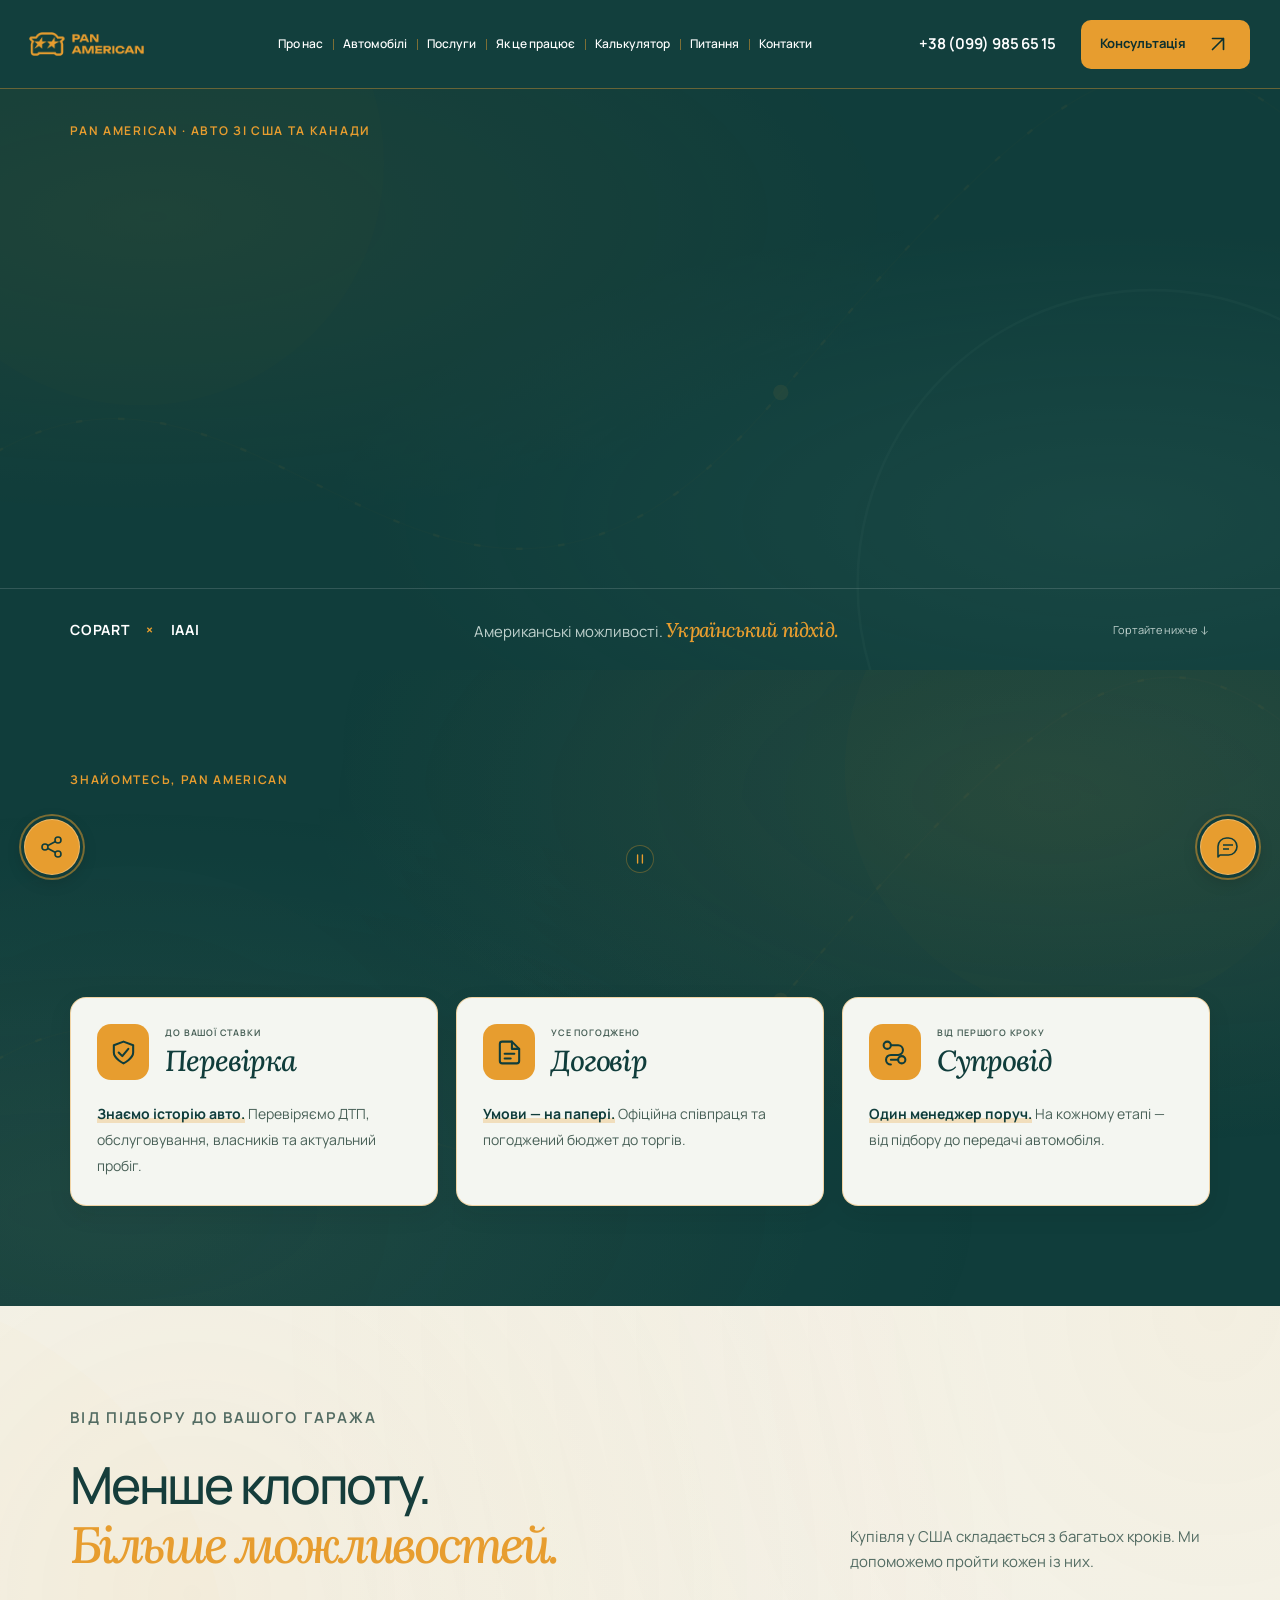
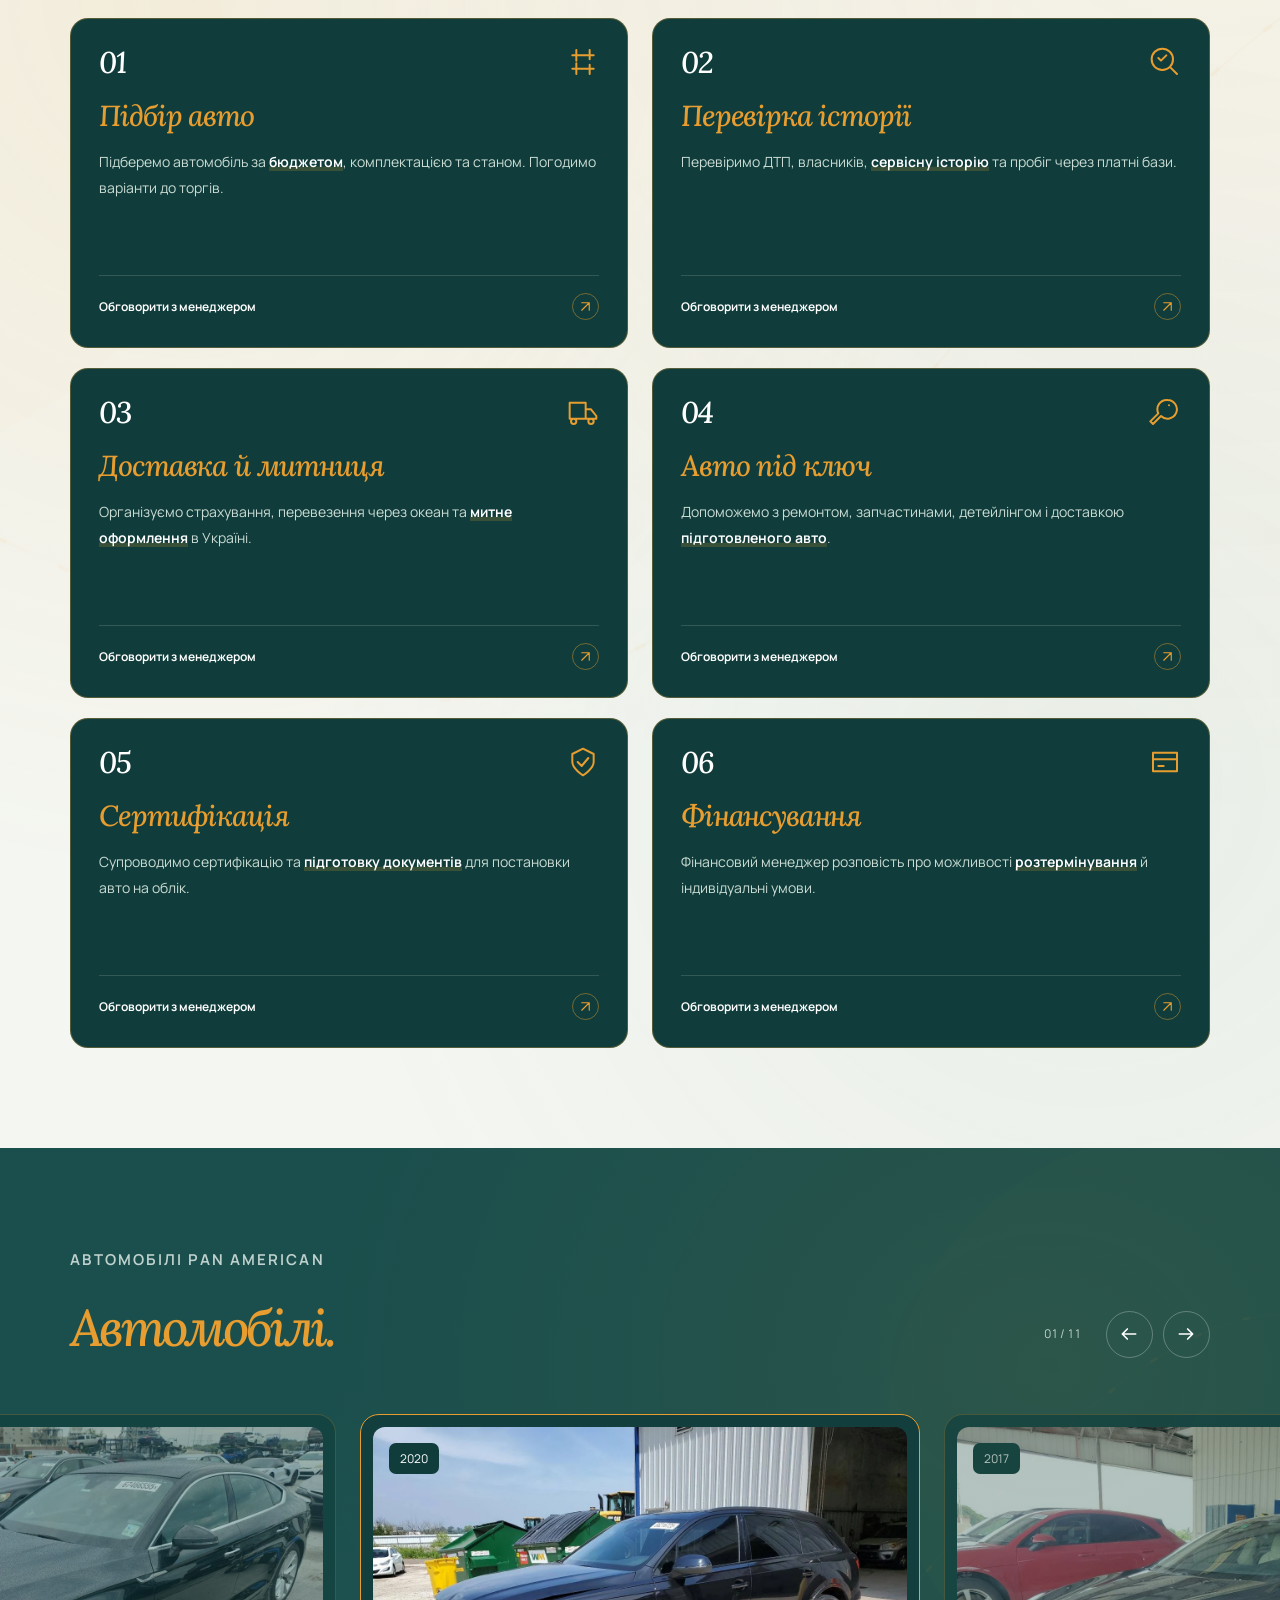
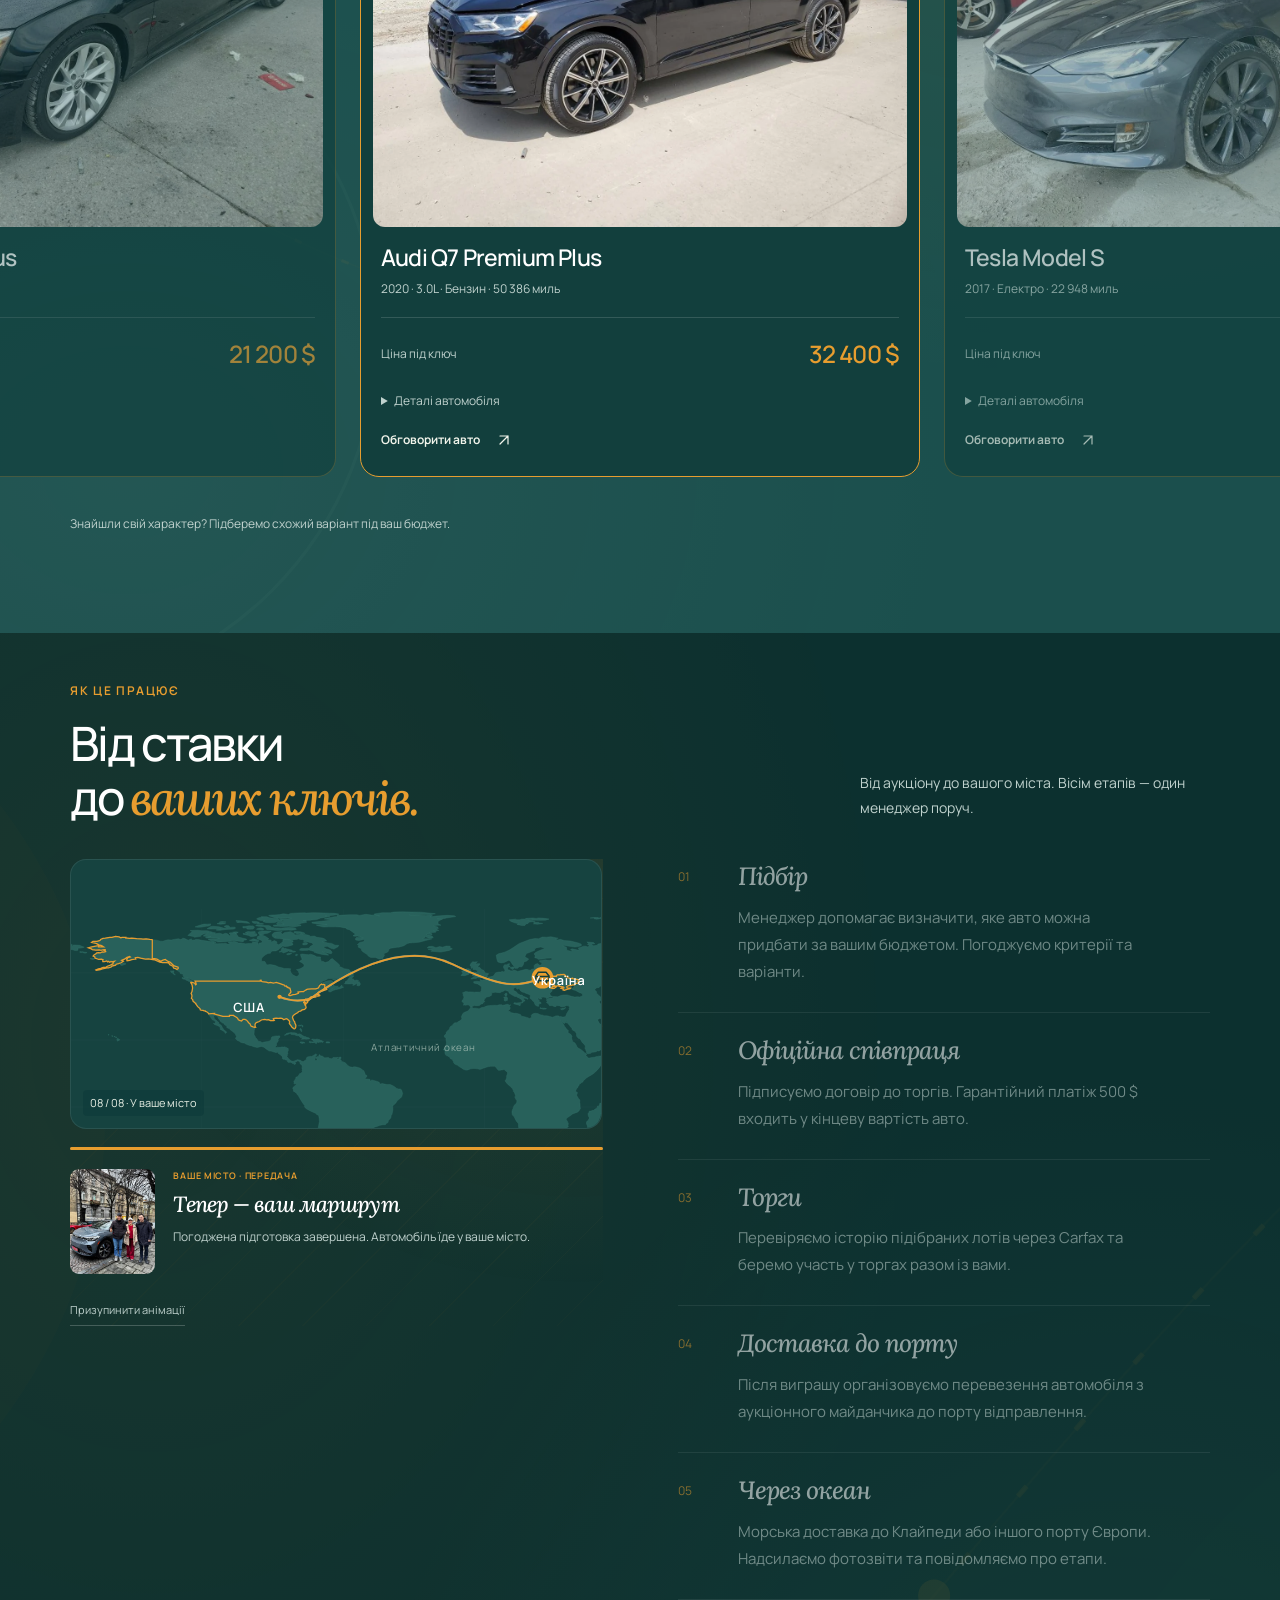
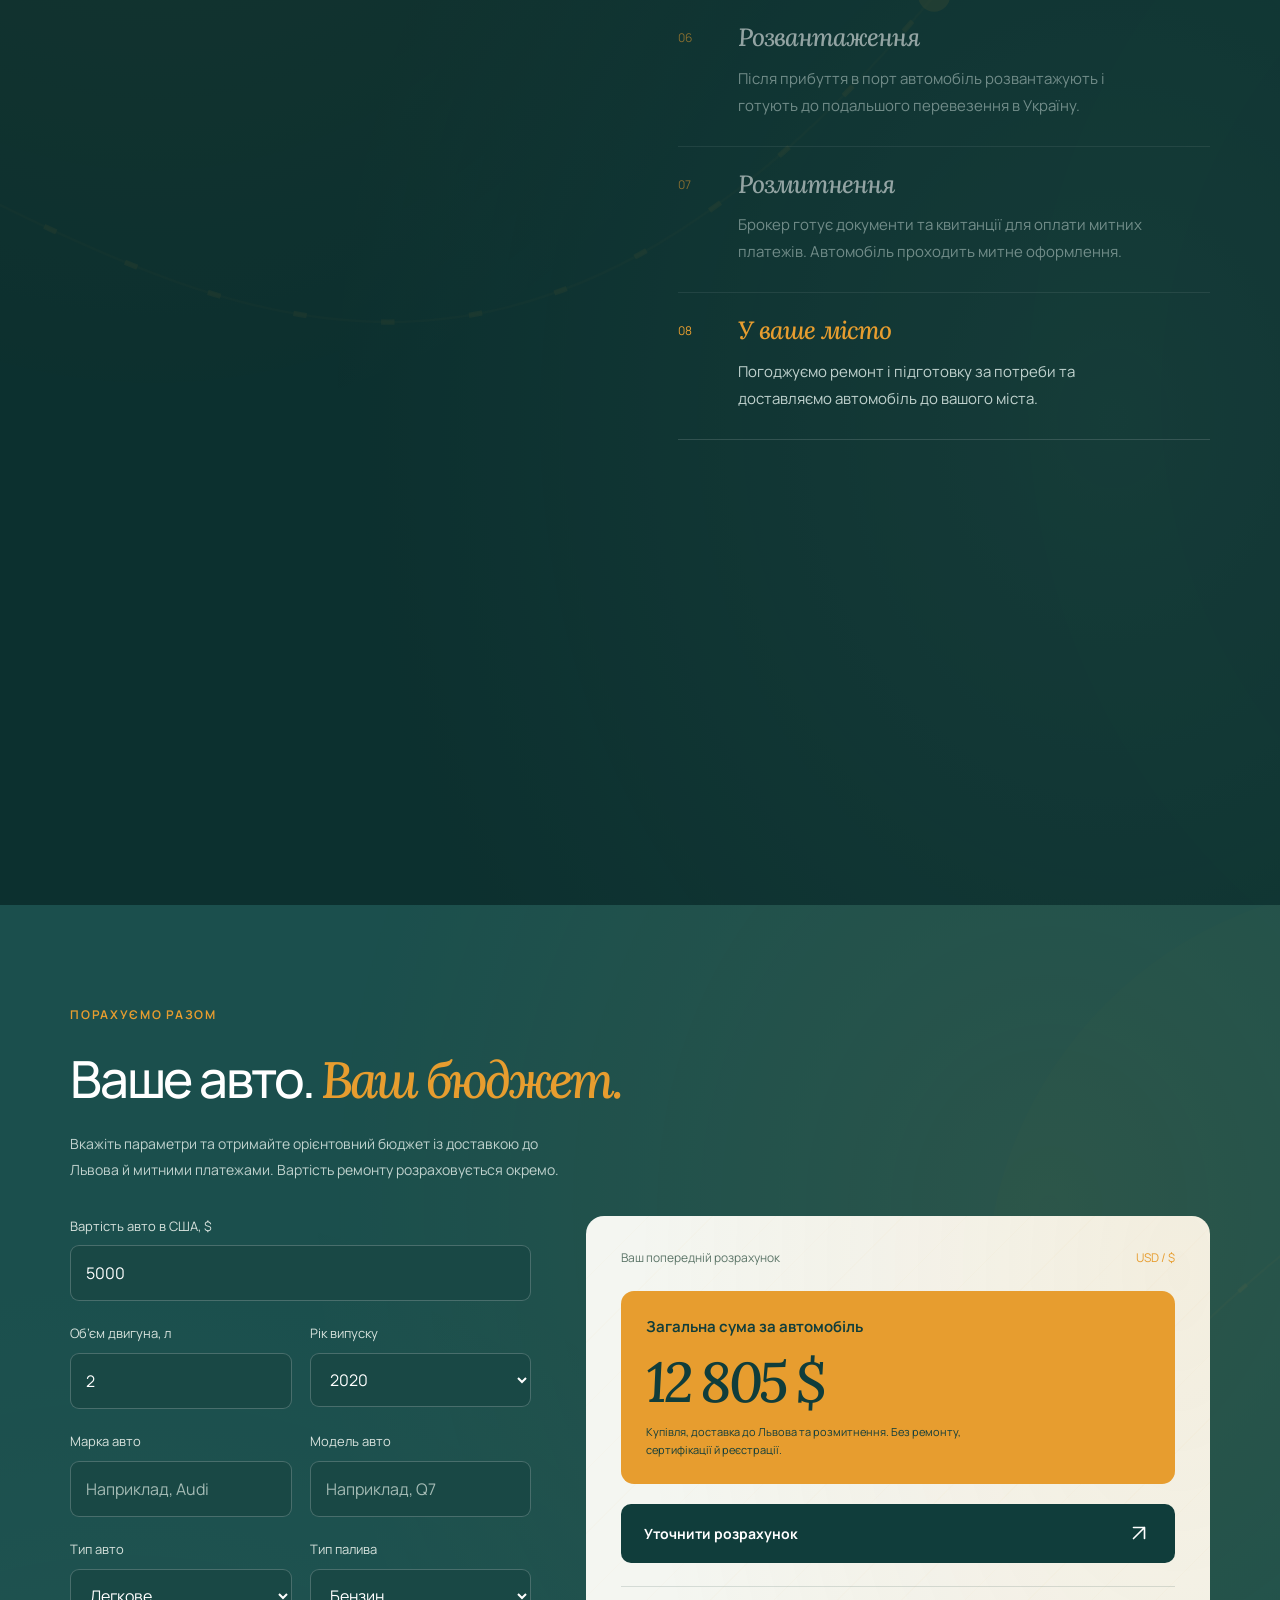
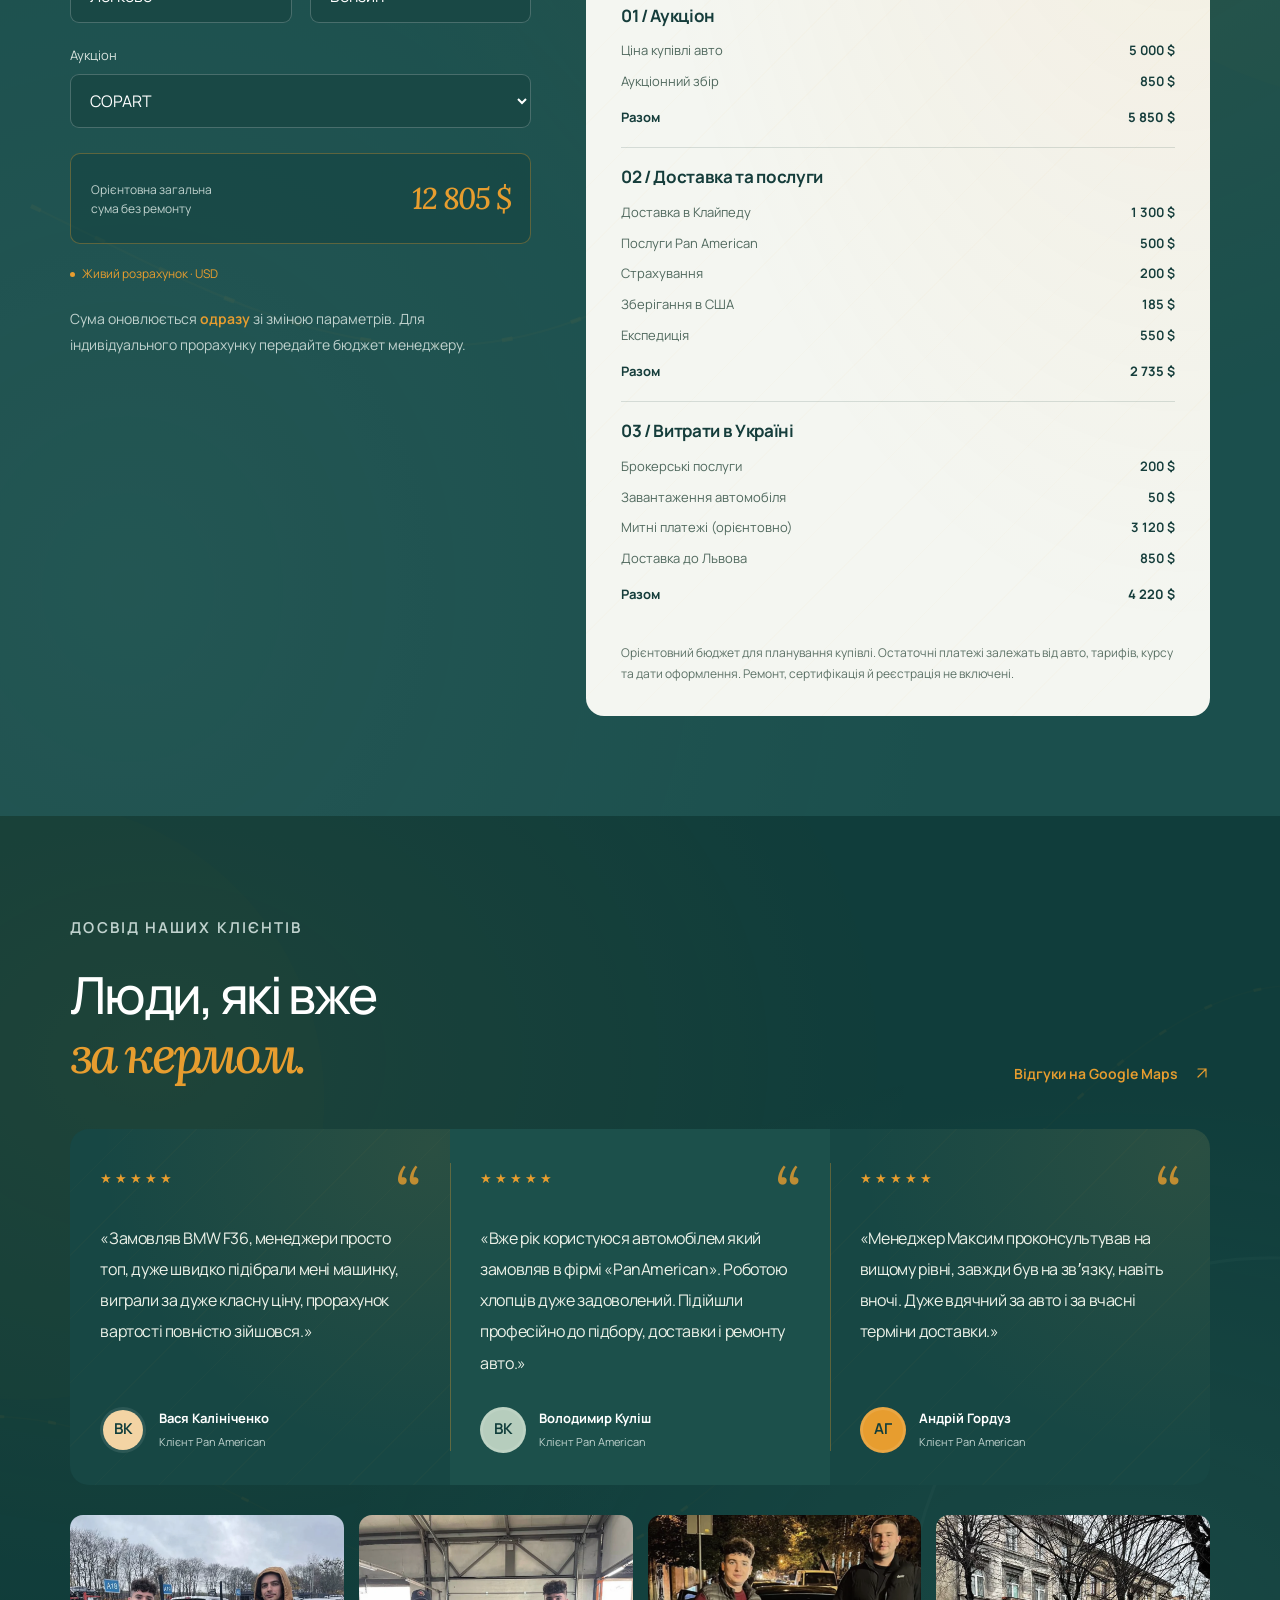
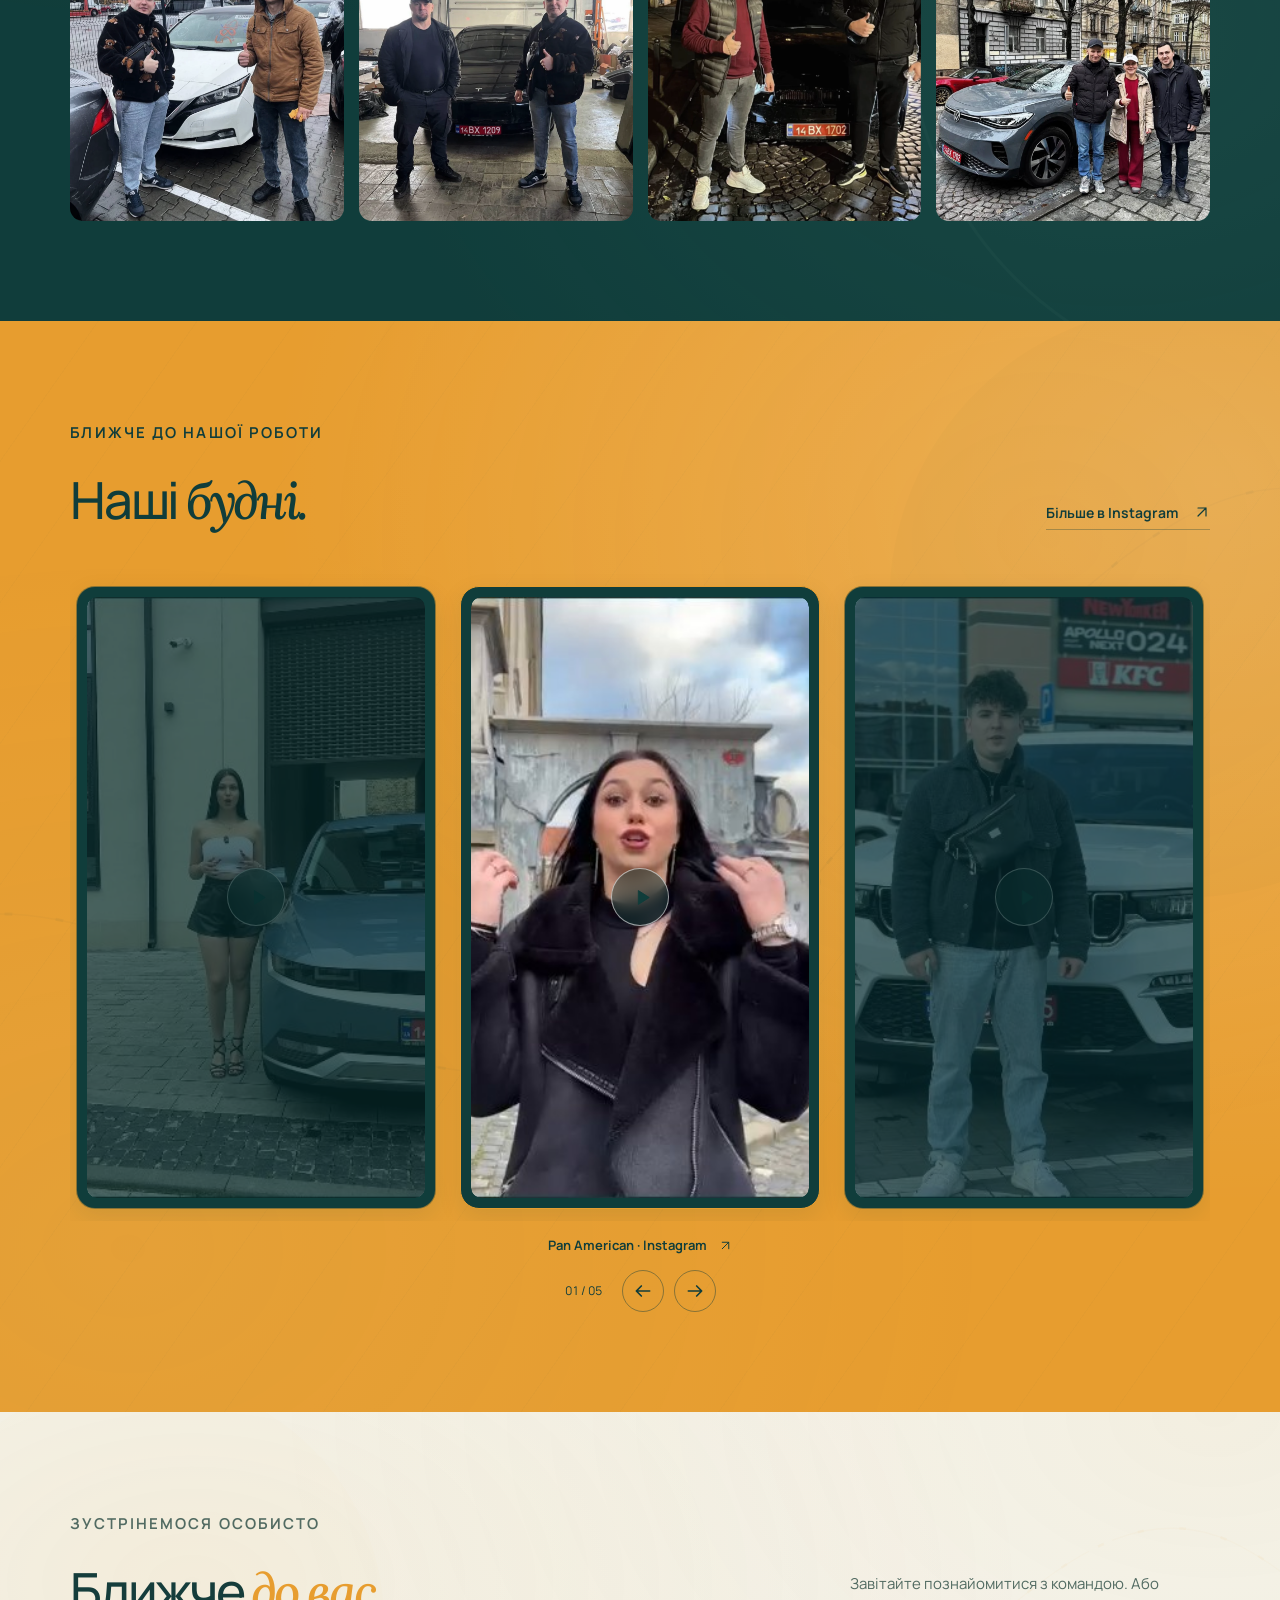
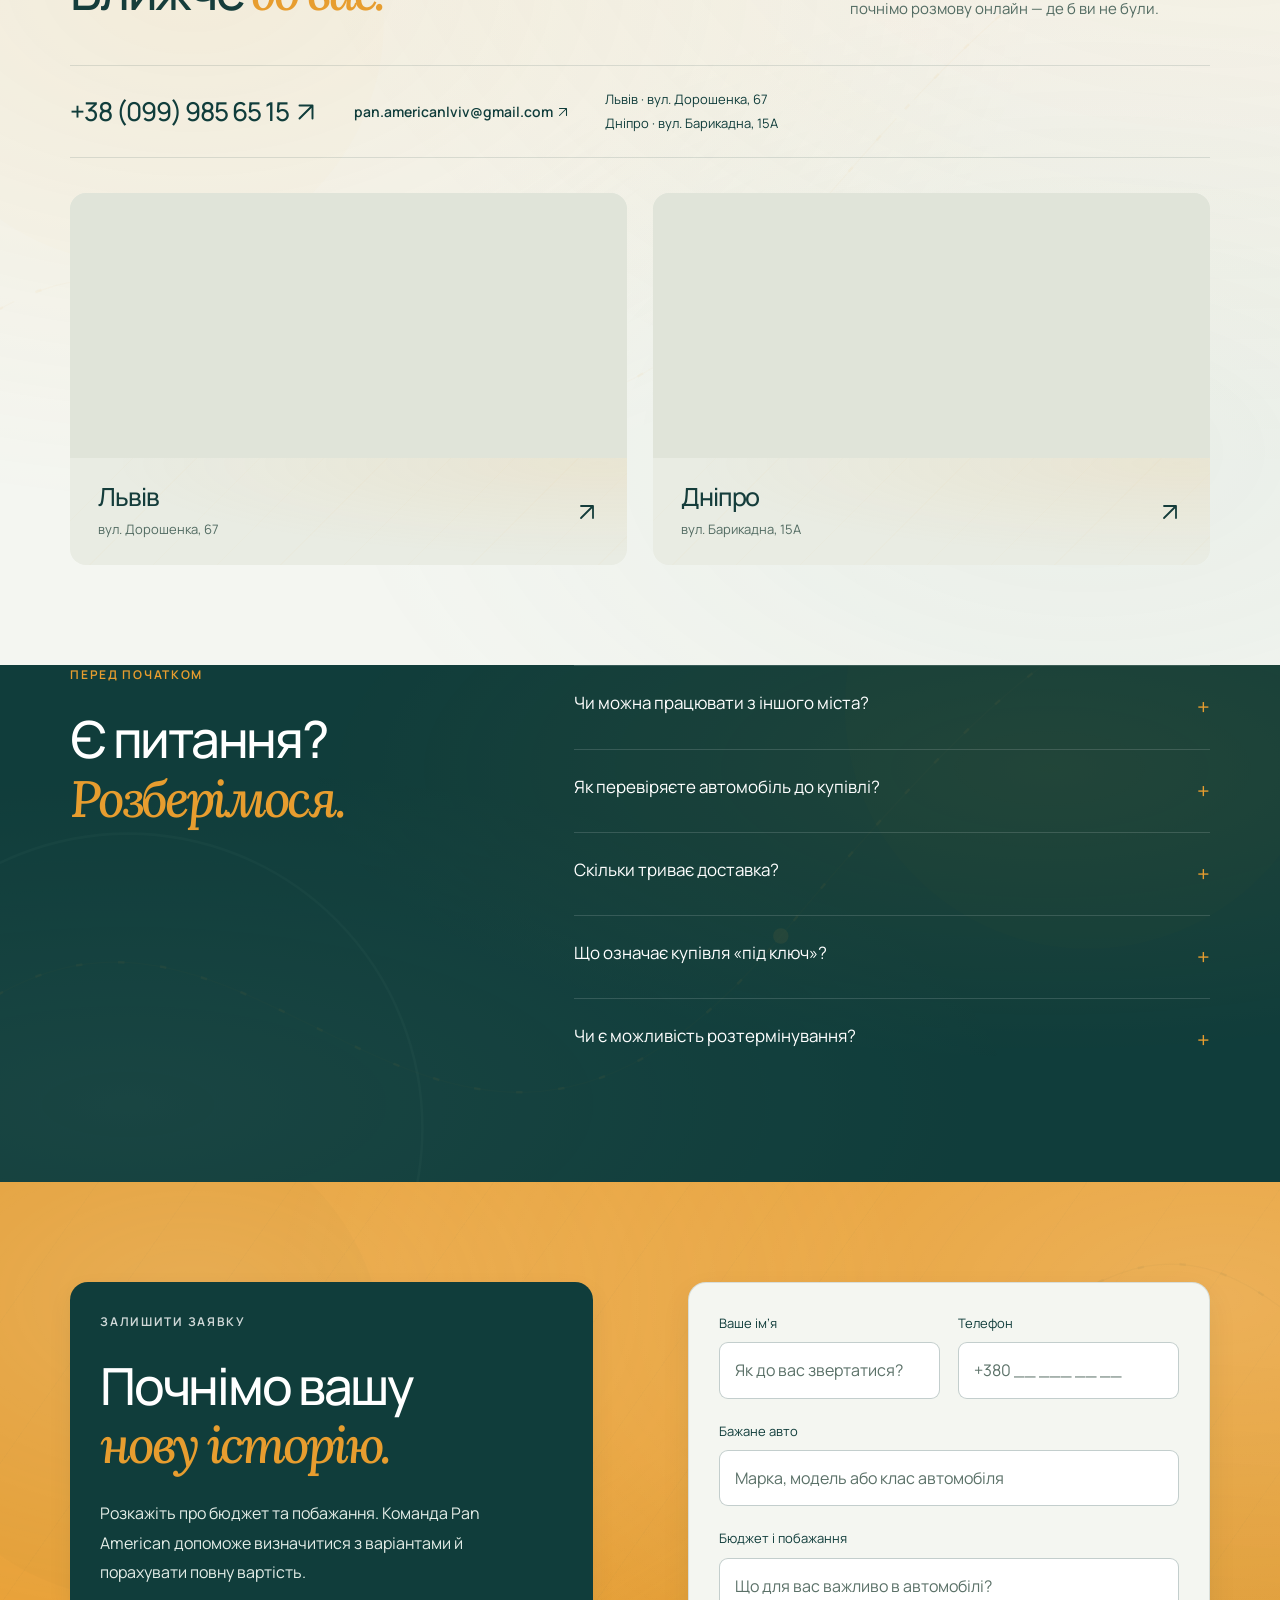
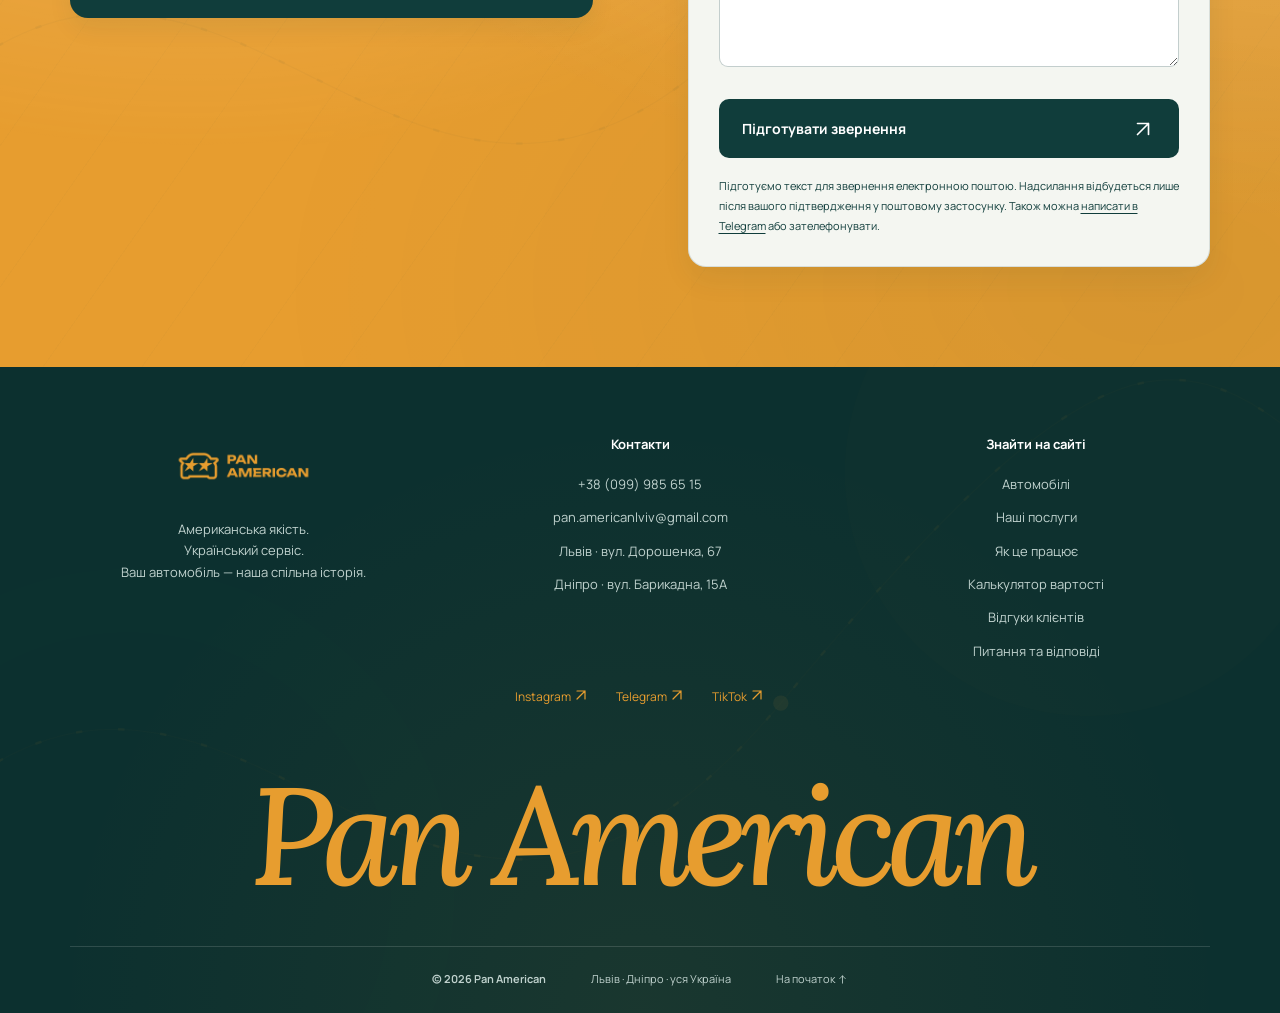
<file: index.html>
<!doctype html>
<html lang="uk">
<head>
<meta charset="utf-8">
<meta name="viewport" content="width=device-width,initial-scale=1,viewport-fit=cover">
<meta name="theme-color" content="#1b4f4d">
<meta name="robots" content="noindex,nofollow">
<meta name="description" content="Pan American — підбір, купівля та доставка автомобілів зі США. Офіси у Львові та Дніпрі. Калькулятор вартості та супровід під ключ.">
<title>Pan American — ваше авто зі США</title>
<link rel="icon" type="image/png" href="assets/panamerican/logo.png">
<link rel="stylesheet" href="assets/panamerican/fonts.css">
<link rel="stylesheet" href="assets/panamerican/site.css?v=20261018-panel71">
<link rel="stylesheet" href="assets/panamerican/redesign.css?v=20261018-panel71">
<link rel="stylesheet" href="assets/panamerican/mobile-fixes.css?v=20261018-panel71">
<script defer src="assets/panamerican/calculator.js"></script>
<script defer src="assets/panamerican/site.js?v=20261018-panel71"></script>
</head>
<body>
<a class="skip" href="#main">Перейти до вмісту</a>
<header class="header"><div class="header-inner wrap">
<a class="brand" href="#home" aria-label="Pan American — на початок"><img src="assets/panamerican/logo.png" alt="Pan American" width="396" height="180"></a>
<nav class="nav" id="navigation" aria-label="Основна навігація"><a href="#about">Про нас</a><a href="#cars">Автомобілі</a><a href="#services">Послуги</a><a href="#route">Як це працює</a><a href="#calculator">Калькулятор</a><a href="#faq">Питання</a><a href="#contacts">Контакти</a></nav>
<div class="header-right"><a class="header-phone" href="tel:+380999856515">+38 (099) 985 65 15</a><a class="btn header-consult" href="#consultation">Консультація <span class="arrow" aria-hidden="true"><svg class="ui-icon" viewBox="0 0 24 24" aria-hidden="true" focusable="false"><path d="M6 18 18 6M6 6h12v12"/></svg></span></a><button class="menu-toggle" type="button" aria-label="Відкрити меню" aria-expanded="false" aria-controls="navigation"><span class="menu-icon" aria-hidden="true"></span></button></div>
</div></header>
<main id="main">
<section class="hero hero-v2" id="home"><div class="wrap hero-layout"><div class="hero-content"><p class="eyebrow"><span class="eyebrow-dot" aria-hidden="true"></span> Pan American · Авто зі США та Канади</p><h1 class="reveal">Ваше авто.<br><em class="accent accent-font">Нова історія.</em></h1><div class="hero-copy reveal"><p>Знаходимо, перевіряємо та доставляємо автомобілі під ваш бюджет. Від першої ставки — до ключів у ваших руках.</p><div class="hero-actions"><a class="btn" href="#consultation">Знайти своє авто <span class="arrow" aria-hidden="true"><svg class="ui-icon" viewBox="0 0 24 24" aria-hidden="true" focusable="false"><path d="M6 18 18 6M6 6h12v12"/></svg></span></a><a class="text-link" href="#calculator">Прикинути бюджет <span aria-hidden="true"><svg class="ui-icon" viewBox="0 0 24 24" aria-hidden="true" focusable="false"><path d="M6 18 18 6M6 6h12v12"/></svg></span></a></div></div><div class="hero-proof"><div><span>Підбір і доставка</span><b>Під ваш бюджет</b></div><div><span>Львів · Дніпро</span><b>Працюємо по Україні</b></div></div></div><div class="hero-art reveal"><img src="assets/panamerican/hero-campaign-v2.webp" alt="Рекламна візуалізація: автомобіль біля контейнерів Pan American у вечірньому порту" width="1536" height="1024" fetchpriority="high"><div class="hero-art-caption"><span class="caption-dot" aria-hidden="true"></span> Від аукціону — до вашого міста.</div><div class="hero-route-badge" aria-hidden="true"><span>USA</span><svg viewBox="0 0 100 25"><path d="M3 17Q50-9 94 13" fill="none" stroke="currentColor" stroke-width="1.5"/><path d="m87 7 7 6-9 2" fill="none" stroke="currentColor" stroke-width="1.5"/></svg><span>UA</span></div></div></div><div class="wrap hero-bottom"><span>COPART <i>×</i> IAAI</span><p>Американські можливості. <em class="accent-font">Український підхід.</em></p><a href="#services" aria-label="До послуг">Гортайте нижче <svg class="ui-icon" viewBox="0 0 24 24" aria-hidden="true" focusable="false"><path d="M12 4v16m-6-6 6 6 6-6"/></svg></a></div></section>
<section class="section wrap" id="about"><div class="about-grid"><div><p class="eyebrow">Знайомтесь, Pan American</p><h2 class="reveal">По ваш бік.<br><em class="accent accent-font">На кожному кроці.</em></h2></div><div class="about-copy reveal"><p class="lead">Авто зі США та Канади — з <strong class="inline-accent">прозорою історією</strong> та зрозумілим бюджетом.</p><p>Перевіряємо лоти, купуємо на аукціоні й організовуємо доставку, розмитнення та ремонт. Один менеджер — на весь шлях.</p><p>Працюємо по Україні. Договір — онлайн або в офісах <strong class="inline-accent">Львова та Дніпра.</strong></p></div></div>
<div class="benefit-inline">
<div class="reveal"><div class="benefit-card-head"><span class="benefit-icon" aria-hidden="true"><svg viewBox="0 0 24 24"><path d="m12 3 8 3v6c0 5-8 9-8 9S4 17 4 12V6Z"/><path d="m8 12 3 3 5-6"/></svg></span><div><span class="benefit-kicker">До вашої ставки</span><b>Перевірка</b></div></div><p><strong>Знаємо історію авто.</strong> Перевіряємо ДТП, обслуговування, власників та актуальний пробіг.</p></div>
<div class="reveal"><div class="benefit-card-head"><span class="benefit-icon" aria-hidden="true"><svg viewBox="0 0 24 24"><path d="M14 3H6a2 2 0 0 0-2 2v14a2 2 0 0 0 2 2h12a2 2 0 0 0 2-2V9Z"/><path d="M14 3v6h6M8 13h8m-8 4h5"/></svg></span><div><span class="benefit-kicker">Усе погоджено</span><b>Договір</b></div></div><p><strong>Умови — на папері.</strong> Офіційна співпраця та погоджений бюджет до торгів.</p></div>
<div class="reveal"><div class="benefit-card-head"><span class="benefit-icon" aria-hidden="true"><svg viewBox="0 0 24 24"><circle cx="6" cy="6" r="3"/><circle cx="18" cy="18" r="3"/><path d="M9 6h6a4 4 0 0 1 0 8H9a4 4 0 0 0 0 8m6-4H9"/></svg></span><div><span class="benefit-kicker">Від першого кроку</span><b>Супровід</b></div></div><p><strong>Один менеджер поруч.</strong> На кожному етапі — від підбору до передачі автомобіля.</p></div>
</div></section>
<section class="services section" id="services"><div class="wrap"><div class="section-head"><div><p class="eyebrow">Від підбору до вашого гаража</p><h2 class="reveal">Менше клопоту.<br><em class="accent-font">Більше можливостей.</em></h2></div><p>Купівля у США складається з багатьох кроків. Ми допоможемо пройти кожен із них.</p></div><div class="service-grid"><article class="service reveal"><div class="service-top"><span class="service-number">01</span><svg class="service-icon" viewBox="0 0 24 24" aria-hidden="true"><path d="M4 7h16M7 3v8m10 3v7M4 17h16M7 13v8m10-18v7"/></svg></div><h3>Підбір <em class="accent-font">авто</em></h3><p>Підберемо автомобіль за <strong>бюджетом</strong>, комплектацією та станом. Погодимо варіанти до торгів.</p><a class="text-link service-inquiry" href="#consultation" data-service="Підбір авто">Обговорити з менеджером <svg class="ui-icon" viewBox="0 0 24 24" aria-hidden="true" focusable="false"><path d="M6 18 18 6M6 6h12v12"/></svg></a></article>
<article class="service reveal"><div class="service-top"><span class="service-number">02</span><svg class="service-icon" viewBox="0 0 24 24" aria-hidden="true"><path d="M21 21l-5-5M10 18a8 8 0 1 0 0-16 8 8 0 0 0 0 16Z M7 9l2 2 4-4"/></svg></div><h3>Перевірка <em class="accent-font">історії</em></h3><p>Перевіримо ДТП, власників, <strong>сервісну історію</strong> та пробіг через платні бази.</p><a class="text-link service-inquiry" href="#consultation" data-service="Перевірка історії">Обговорити з менеджером <svg class="ui-icon" viewBox="0 0 24 24" aria-hidden="true" focusable="false"><path d="M6 18 18 6M6 6h12v12"/></svg></a></article>
<article class="service reveal"><div class="service-top"><span class="service-number">03</span><svg class="service-icon" viewBox="0 0 24 24" aria-hidden="true"><path d="M2 5h12v12H2zM14 10h4l4 5v2h-8M5 21a2 2 0 1 0 0-4 2 2 0 0 0 0 4M18 21a2 2 0 1 0 0-4 2 2 0 0 0 0 4"/></svg></div><h3>Доставка й <em class="accent-font">митниця</em></h3><p>Організуємо страхування, перевезення через океан та <strong>митне оформлення</strong> в Україні.</p><a class="text-link service-inquiry" href="#consultation" data-service="Доставка й митниця">Обговорити з менеджером <svg class="ui-icon" viewBox="0 0 24 24" aria-hidden="true" focusable="false"><path d="M6 18 18 6M6 6h12v12"/></svg></a></article>
<article class="service reveal"><div class="service-top"><span class="service-number">04</span><svg class="service-icon" viewBox="0 0 24 24" aria-hidden="true"><path d="M14 3a7 7 0 1 1-5 12L3 21l-2-2 6-6A7 7 0 0 1 14 3ZM15 7h.01"/></svg></div><h3>Авто під <em class="accent-font">ключ</em></h3><p>Допоможемо з ремонтом, запчастинами, детейлінгом і доставкою <strong>підготовленого авто</strong>.</p><a class="text-link service-inquiry" href="#consultation" data-service="Авто під ключ">Обговорити з менеджером <svg class="ui-icon" viewBox="0 0 24 24" aria-hidden="true" focusable="false"><path d="M6 18 18 6M6 6h12v12"/></svg></a></article>
<article class="service reveal"><div class="service-top"><span class="service-number">05</span><svg class="service-icon" viewBox="0 0 24 24" aria-hidden="true"><path d="M12 2l8 4v6c0 5-8 10-8 10S4 17 4 12V6ZM8 12l3 3 5-6"/></svg></div><h3> <em class="accent-font">Сертифікація</em></h3><p>Супроводимо сертифікацію та <strong>підготовку документів</strong> для постановки авто на облік.</p><a class="text-link service-inquiry" href="#consultation" data-service="Сертифікація">Обговорити з менеджером <svg class="ui-icon" viewBox="0 0 24 24" aria-hidden="true" focusable="false"><path d="M6 18 18 6M6 6h12v12"/></svg></a></article>
<article class="service reveal"><div class="service-top"><span class="service-number">06</span><svg class="service-icon" viewBox="0 0 24 24" aria-hidden="true"><path d="M3 5h18v14H3zM3 10h18M7 15h4"/></svg></div><h3> <em class="accent-font">Фінансування</em></h3><p>Фінансовий менеджер розповість про можливості <strong>розтермінування</strong> й індивідуальні умови.</p><a class="text-link service-inquiry" href="#consultation" data-service="Фінансування">Обговорити з менеджером <svg class="ui-icon" viewBox="0 0 24 24" aria-hidden="true" focusable="false"><path d="M6 18 18 6M6 6h12v12"/></svg></a></article></div></div></section>
<section class="gallery section" id="cars" aria-label="Галерея автомобілів"><div class="gallery-shell"><div class="gallery-pin"><div class="section-head wrap"><div><p class="eyebrow">Автомобілі Pan American</p><h2><em class="accent accent-font">Автомобілі.</em></h2></div><div class="gallery-controls"><span class="gallery-count" id="gallery-count" aria-live="polite">01 / 11</span><button class="circle-btn" id="cars-prev" type="button" aria-label="Попередній автомобіль"><svg class="ui-icon" viewBox="0 0 24 24" aria-hidden="true" focusable="false"><path d="M20 12H4m6-6-6 6 6 6"/></svg></button><button class="circle-btn" id="cars-next" type="button" aria-label="Наступний автомобіль"><svg class="ui-icon" viewBox="0 0 24 24" aria-hidden="true" focusable="false"><path d="M4 12h16m-6-6 6 6-6 6"/></svg></button></div></div><div class="car-track" id="car-track" tabindex="0" aria-label="Автомобілі — гортайте або користуйтеся стрілками"><article class="car" data-car="0"><div class="car-image"><img src="assets/panamerican/audi_q7.webp" alt="AUDI Q7 PREMIUM PLUS — автомобіль із галереї Pan American" width="1280" height="960" loading="lazy"><span class="car-year">2020</span></div><div class="car-bottom"><h3>Audi Q7 Premium Plus</h3><p class="car-specs">2020 · 3.0L · Бензин · 50 386 миль</p><div class="car-price"><span>Ціна під ключ</span><b>32 400 $</b></div><details><summary>Деталі автомобіля</summary><p>Автомат · Повний · Run &amp; Drive / заводиться та їде<br>Пошкодження за даними галереї: Капот.</p></details><div class="car-actions"><button type="button" class="car-details-button">Деталі авто</button><a class="car-inquiry text-link" href="#consultation" data-model="AUDI Q7 PREMIUM PLUS">Обговорити авто <svg class="ui-icon" viewBox="0 0 24 24" aria-hidden="true" focusable="false"><path d="M6 18 18 6M6 6h12v12"/></svg></a></div></div></article>
<article class="car" data-car="1"><div class="car-image"><img src="assets/panamerican/tesla_s.webp" alt="TESLA MODEL S — автомобіль із галереї Pan American" width="1280" height="960" loading="lazy"><span class="car-year">2017</span></div><div class="car-bottom"><h3>Tesla Model S</h3><p class="car-specs">2017 · Електро · 22 948 миль</p><div class="car-price"><span>Ціна під ключ</span><b>12 700 $</b></div><details><summary>Деталі автомобіля</summary><p>Автомат · Повний · Run and drive / Заводиться і їде<br>Пошкодження за даними галереї: Відсутнє.</p></details><div class="car-actions"><button type="button" class="car-details-button">Деталі авто</button><a class="car-inquiry text-link" href="#consultation" data-model="TESLA MODEL S">Обговорити авто <svg class="ui-icon" viewBox="0 0 24 24" aria-hidden="true" focusable="false"><path d="M6 18 18 6M6 6h12v12"/></svg></a></div></div></article>
<article class="car" data-car="2"><div class="car-image"><img src="assets/panamerican/bmw_328.webp" alt="BMW 328 I SULEV — автомобіль із галереї Pan American" width="1280" height="960" loading="lazy"><span class="car-year">2015</span></div><div class="car-bottom"><h3>BMW 328 I SULEV</h3><p class="car-specs">2015 · 2.0L · Бензин · 92 853 миль</p><div class="car-price"><span>Ціна під ключ</span><b>11 100 $</b></div><details><summary>Деталі автомобіля</summary><p>Автомат · Задній · Run &amp; Drive / заводиться та їде<br>Пошкодження за даними галереї: Правий бік.</p></details><div class="car-actions"><button type="button" class="car-details-button">Деталі авто</button><a class="car-inquiry text-link" href="#consultation" data-model="BMW 328 I SULEV">Обговорити авто <svg class="ui-icon" viewBox="0 0 24 24" aria-hidden="true" focusable="false"><path d="M6 18 18 6M6 6h12v12"/></svg></a></div></div></article>
<article class="car" data-car="3"><div class="car-image"><img src="assets/panamerican/ford_f150_raptor.webp" alt="FORD F150 RAPTOR — автомобіль із галереї Pan American" width="1280" height="960" loading="lazy"><span class="car-year">2018</span></div><div class="car-bottom"><h3>Ford F-150 Raptor</h3><p class="car-specs">2018 · 3.5L · Бензин · 58 054 миль</p><div class="car-price"><span>Ціна під ключ</span><b>36 100 $</b></div><details><summary>Деталі автомобіля</summary><p>Автомат · Повний · Run &amp; Drive / заводиться та їде<br>Пошкодження за даними галереї: Сидіння.</p></details><div class="car-actions"><button type="button" class="car-details-button">Деталі авто</button><a class="car-inquiry text-link" href="#consultation" data-model="FORD F150 RAPTOR">Обговорити авто <svg class="ui-icon" viewBox="0 0 24 24" aria-hidden="true" focusable="false"><path d="M6 18 18 6M6 6h12v12"/></svg></a></div></div></article>
<article class="car" data-car="4"><div class="car-image"><img src="assets/panamerican/honda_cbr600.webp" alt="HONDA CBR600 RR — автомобіль із галереї Pan American" width="1280" height="960" loading="lazy"><span class="car-year">2023</span></div><div class="car-bottom"><h3>Honda Cbr600 RR</h3><p class="car-specs">2023 · 600 см³ · Бензин · 7 115 миль</p><div class="car-price"><span>Ціна під ключ</span><b>10 300 $</b></div><details><summary>Деталі автомобіля</summary><p>Механічна · Ланцюг · Run &amp; Drive / заводиться та їде<br>Пошкодження за даними галереї: Правий бік.</p></details><div class="car-actions"><button type="button" class="car-details-button">Деталі авто</button><a class="car-inquiry text-link" href="#consultation" data-model="HONDA CBR600 RR">Обговорити авто <svg class="ui-icon" viewBox="0 0 24 24" aria-hidden="true" focusable="false"><path d="M6 18 18 6M6 6h12v12"/></svg></a></div></div></article>
<article class="car" data-car="5"><div class="car-image"><img src="assets/panamerican/kia_niro.webp" alt="KIA NIRO EX PREMIUM — автомобіль із галереї Pan American" width="1280" height="960" loading="lazy"><span class="car-year">2020</span></div><div class="car-bottom"><h3>Kia Niro Ex Premium</h3><p class="car-specs">2020 · Електро · 43 471 миль</p><div class="car-price"><span>Ціна під ключ</span><b>14 700 $</b></div><details><summary>Деталі автомобіля</summary><p>Автомат · Передній · Run &amp; Drive / заводиться та їде<br>Пошкодження за даними галереї: Справа спереду та збоку.</p></details><div class="car-actions"><button type="button" class="car-details-button">Деталі авто</button><a class="car-inquiry text-link" href="#consultation" data-model="KIA NIRO EX PREMIUM">Обговорити авто <svg class="ui-icon" viewBox="0 0 24 24" aria-hidden="true" focusable="false"><path d="M6 18 18 6M6 6h12v12"/></svg></a></div></div></article>
<article class="car" data-car="6"><div class="car-image"><img src="assets/panamerican/porsche_macan.webp" alt="PORSCHE MACAN — автомобіль із галереї Pan American" width="1280" height="960" loading="lazy"><span class="car-year">2021</span></div><div class="car-bottom"><h3>Porsche Macan</h3><p class="car-specs">2021 · 2.0L · Бензин · 42 282 миль</p><div class="car-price"><span>Ціна під ключ</span><b>37 800 $</b></div><details><summary>Деталі автомобіля</summary><p>Автомат · Повний · Run and drive / Заводиться і їде<br>Пошкодження за даними галереї: Відсутнє.</p></details><div class="car-actions"><button type="button" class="car-details-button">Деталі авто</button><a class="car-inquiry text-link" href="#consultation" data-model="PORSCHE MACAN">Обговорити авто <svg class="ui-icon" viewBox="0 0 24 24" aria-hidden="true" focusable="false"><path d="M6 18 18 6M6 6h12v12"/></svg></a></div></div></article>
<article class="car" data-car="7"><div class="car-image"><img src="assets/panamerican/bmw_540.webp" alt="BMW 540 XI — автомобіль із галереї Pan American" width="1280" height="960" loading="lazy"><span class="car-year">2019</span></div><div class="car-bottom"><h3>BMW 540 Xi</h3><p class="car-specs">2019 · 2.0L · Бензин · 61 270 миль</p><div class="car-price"><span>Ціна під ключ</span><b>22 200 $</b></div><details><summary>Деталі автомобіля</summary><p>Автомат · Повний · Run &amp; Drive / заводиться та їде<br>Пошкодження за даними галереї: Потертості у салоні.</p></details><div class="car-actions"><button type="button" class="car-details-button">Деталі авто</button><a class="car-inquiry text-link" href="#consultation" data-model="BMW 540 XI">Обговорити авто <svg class="ui-icon" viewBox="0 0 24 24" aria-hidden="true" focusable="false"><path d="M6 18 18 6M6 6h12v12"/></svg></a></div></div></article>
<article class="car" data-car="8"><div class="car-image"><img src="assets/panamerican/audi_q3.webp" alt="AUDI Q3 PREMIUM 40 — автомобіль із галереї Pan American" width="1280" height="960" loading="lazy"><span class="car-year">2022</span></div><div class="car-bottom"><h3>Audi Q3 Premium 40</h3><p class="car-specs">2022 · 2.0L · Бензин · 31 915 миль</p><div class="car-price"><span>Ціна під ключ</span><b>23 500 $</b></div><details><summary>Деталі автомобіля</summary><p>Автомат · Повний · Run and drive / Заводиться і їде<br>Пошкодження за даними галереї: Заднє.</p></details><div class="car-actions"><button type="button" class="car-details-button">Деталі авто</button><a class="car-inquiry text-link" href="#consultation" data-model="AUDI Q3 PREMIUM 40">Обговорити авто <svg class="ui-icon" viewBox="0 0 24 24" aria-hidden="true" focusable="false"><path d="M6 18 18 6M6 6h12v12"/></svg></a></div></div></article>
<article class="car" data-car="9"><div class="car-image"><img src="assets/panamerican/hyundai_santafe.webp" alt="HYUNDAI SANTA FE SEL — автомобіль із галереї Pan American" width="1280" height="960" loading="lazy"><span class="car-year">2021</span></div><div class="car-bottom"><h3>Hyundai Santa Fe Sel</h3><p class="car-specs">2021 · 2.5L · Бензин · 41 881 миль</p><div class="car-price"><span>Ціна під ключ</span><b>18 600 $</b></div><details><summary>Деталі автомобіля</summary><p>Автомат · Передній · Run &amp; Drive / заводиться та їде<br>Пошкодження за даними галереї: Лівий бік.</p></details><div class="car-actions"><button type="button" class="car-details-button">Деталі авто</button><a class="car-inquiry text-link" href="#consultation" data-model="HYUNDAI SANTA FE SEL">Обговорити авто <svg class="ui-icon" viewBox="0 0 24 24" aria-hidden="true" focusable="false"><path d="M6 18 18 6M6 6h12v12"/></svg></a></div></div></article>
<article class="car" data-car="10"><div class="car-image"><img src="assets/panamerican/audi_q5.webp" alt="AUDI A5 PREMIUM PLUS — автомобіль із галереї Pan American" width="1280" height="960" loading="lazy"><span class="car-year">2020</span></div><div class="car-bottom"><h3>Audi A5 Premium Plus</h3><p class="car-specs">2020 · 2.0L · Бензин · 45 295 миль</p><div class="car-price"><span>Ціна під ключ</span><b>21 200 $</b></div><details><summary>Деталі автомобіля</summary><p>Автомат · Повний · Run and drive / Заводиться і їде<br>Пошкодження за даними галереї: Відсутнє.</p></details><div class="car-actions"><button type="button" class="car-details-button">Деталі авто</button><a class="car-inquiry text-link" href="#consultation" data-model="AUDI A5 PREMIUM PLUS">Обговорити авто <svg class="ui-icon" viewBox="0 0 24 24" aria-hidden="true" focusable="false"><path d="M6 18 18 6M6 6h12v12"/></svg></a></div></div></article></div><p class="gallery-note wrap">Знайшли свій характер? Підберемо схожий варіант під ваш бюджет.</p></div></div></section>
<section class="route section" id="route"><div class="wrap route-heading"><div><p class="eyebrow">Як це працює</p><h2>Від ставки<br>до <em class="accent accent-font">ваших ключів.</em></h2></div><p>Від аукціону до вашого міста. Вісім етапів — один менеджер поруч.</p></div><div class="wrap route-layout"><div class="route-left"><div class="route-map" tabindex="0" aria-label="Маршрут доставки. На телефоні перемикайте етапи кнопками або свайпом."><svg class="map" viewBox="160 10 650 350" role="img" aria-label="Схематичний маршрут зі США через Атлантичний океан до України"><g class="map-grid"><path d="M0 90H1200M0 185H1200M0 280H1200M200 0V370M400 0V370M600 0V370M800 0V370M1000 0V370"/></g><g class="land"><path d="M401.4,466.0L400.4,467.4L399.5,468.7L392.5,468.3L385.0,468.5L380.9,467.5L380.9,467.4L379.0,466.6L386.5,466.7L393.7,467.0L396.2,465.8L398.0,464.8L401.4,466.0ZM69.3,464.5L62.9,464.8L58.5,463.9L56.6,462.9L56.4,462.7L54.3,461.9L54.3,461.9L56.3,460.9L62.5,461.3L65.8,462.2L68.4,463.2L69.3,464.5ZM449.5,460.4L453.6,461.6L455.0,463.3L455.4,464.5L455.6,466.0L450.4,466.8L445.0,467.6L438.7,468.2L431.7,468.8L423.8,468.6L419.5,467.7L420.0,466.5L427.2,465.7L430.0,464.8L432.1,463.6L433.6,462.5L435.6,461.5L437.8,460.4L437.8,460.4L439.5,460.4L444.5,459.8L449.5,460.4ZM196.0,447.5L200.3,448.0L204.3,447.5L202.4,448.5L199.2,449.2L194.6,449.0L191.3,448.0L191.3,448.0L192.0,447.0L196.0,447.5ZM181.5,447.5L186.6,448.6L184.6,448.5L180.3,448.2L175.7,447.4L175.7,447.4L178.1,446.8L181.5,447.5ZM270.1,443.1L273.7,443.5L277.4,443.2L279.3,444.8L276.7,444.5L272.7,444.7L268.6,444.5L264.1,444.7L260.7,444.2L258.9,443.0L258.9,443.0L261.0,442.5L265.2,442.9L270.1,443.1ZM371.8,440.3L372.2,441.6L371.6,442.7L370.7,443.8L366.8,444.2L363.1,444.7L358.7,444.7L360.3,443.6L356.4,443.9L352.7,444.3L350.2,443.5L350.0,442.3L353.6,441.2L353.6,441.2L355.9,440.9L359.8,441.0L360.7,439.6L360.9,438.5L360.9,436.3L362.8,434.9L365.8,434.5L367.6,435.5L368.4,436.6L369.8,437.9L370.9,439.1L371.8,440.3ZM404.6,421.1L403.2,421.7L400.7,421.3L398.0,421.6L395.7,422.2L393.3,423.0L391.6,423.8L391.2,424.9L391.4,425.9L392.9,426.9L390.6,427.6L387.5,427.8L385.7,428.7L383.7,429.6L381.6,430.8L381.1,431.9L382.3,433.0L384.1,433.9L386.8,434.6L389.3,435.5L390.7,436.6L391.4,437.6L392.4,438.7L394.0,439.7L395.0,440.7L395.4,443.3L396.4,444.4L396.7,445.5L397.7,446.6L397.2,448.1L395.4,449.2L393.5,450.2L389.0,450.6L387.5,451.6L385.5,452.5L380.5,453.6L376.0,454.0L371.8,454.6L367.3,455.2L364.7,456.4L359.3,456.5L353.4,456.4L348.1,456.6L342.5,456.6L343.6,457.7L348.7,458.2L352.4,459.0L354.5,460.0L350.8,460.9L345.0,460.6L340.2,461.3L340.1,462.5L339.9,463.6L343.8,464.5L344.6,465.6L348.8,466.6L355.9,467.1L361.9,467.8L366.6,468.7L372.7,469.6L381.0,470.0L389.1,470.8L394.8,471.6L401.0,472.6L404.3,473.9L405.9,475.0L410.0,474.0L415.5,473.1L421.3,472.3L428.2,471.5L434.1,470.8L442.4,470.7L450.6,471.1L457.3,471.8L459.5,470.5L464.1,469.7L472.5,469.7L479.1,469.0L485.4,468.4L492.3,468.1L499.7,467.6L504.8,466.8L502.5,465.8L501.0,464.8L501.0,463.8L494.6,463.9L487.7,464.3L481.2,464.3L480.3,463.3L480.7,461.2L482.2,460.6L487.0,459.9L492.6,459.3L496.7,458.4L500.7,457.6L503.7,456.5L508.3,456.0L512.8,455.6L515.1,455.4L520.2,455.3L525.1,454.9L529.3,454.3L533.3,453.7L537.0,453.0L541.6,452.1L544.5,451.2L547.7,450.3L548.6,449.2L545.1,448.6L546.3,447.4L548.5,446.5L552.0,446.0L555.6,445.3L559.0,444.4L561.6,443.3L563.3,442.0L565.7,441.2L569.7,441.4L571.3,442.3L575.3,442.4L575.4,441.4L577.1,440.3L580.7,440.6L581.5,441.6L585.5,441.8L589.8,441.3L594.0,440.9L597.8,441.1L599.2,442.3L602.9,441.3L606.3,440.8L610.1,440.4L613.8,440.1L617.2,439.4L620.9,439.0L623.8,438.3L625.8,437.3L628.3,438.1L631.8,437.7L634.2,439.0L636.1,440.0L639.8,439.4L641.3,438.3L644.7,437.6L649.1,437.7L650.4,438.8L653.2,437.7L656.8,437.4L660.7,437.3L664.2,437.3L667.9,437.7L671.5,437.8L673.1,438.8L675.2,439.6L678.9,439.1L682.8,439.0L686.6,439.0L690.3,439.0L693.6,438.6L697.2,438.2L700.1,437.5L703.2,437.0L706.6,436.7L709.2,435.9L711.0,434.4L712.9,433.4L716.4,433.9L717.7,434.9L720.5,435.5L724.0,435.3L726.4,436.3L728.8,437.0L732.2,436.4L733.4,435.1L736.4,434.6L739.9,433.7L743.1,433.3L747.0,432.8L749.7,432.1L752.4,431.5L755.0,430.9L758.1,431.2L761.1,430.2L763.3,429.4L766.4,429.5L769.2,428.8L769.8,427.8L772.6,427.1L775.4,426.5L778.7,426.1L781.8,425.8L784.7,426.0L787.9,426.3L790.5,427.1L790.9,428.3L793.8,429.2L795.8,430.0L799.8,430.3L802.0,431.1L804.8,431.9L808.0,432.0L810.6,431.5L813.5,430.3L816.6,430.9L819.9,431.3L823.0,431.6L826.3,431.8L829.6,431.8L832.4,434.7L832.2,435.5L831.9,436.7L828.7,437.5L826.0,438.5L826.5,439.6L830.2,439.6L829.8,440.7L828.1,441.7L826.5,442.9L829.0,443.8L832.9,444.0L836.7,443.5L838.6,442.4L839.7,441.4L841.5,440.5L843.6,439.7L844.5,438.7L846.2,437.3L848.3,437.0L852.1,436.9L855.4,436.6L858.8,436.1L860.4,435.0L861.4,434.0L863.7,432.9L867.0,432.2L869.8,431.6L871.6,430.7L873.5,430.2L875.9,429.8L879.3,430.0L882.3,429.8L885.5,429.4L889.2,429.6L891.6,428.8L893.3,426.9L894.5,427.7L896.1,429.0L898.9,429.6L902.1,429.8L905.3,429.5L908.7,429.7L911.8,429.8L913.9,429.5L916.7,429.7L919.3,430.3L922.3,429.9L925.9,429.9L928.9,429.5L932.4,429.9L934.6,428.9L936.3,428.0L938.6,427.2L942.8,425.1L944.9,425.5L947.5,426.3L949.7,427.3L953.9,429.0L957.2,429.0L960.3,429.0L963.9,428.7L967.5,428.3L970.2,427.6L972.5,426.7L976.2,426.6L978.7,426.0L981.3,426.6L983.0,427.4L985.3,428.3L989.0,428.2L991.3,428.9L995.3,429.7L999.4,429.9L1002.9,429.7L1005.5,428.8L1007.7,427.9L1010.7,427.7L1013.7,428.1L1017.2,428.4L1020.3,427.9L1023.3,427.9L1026.3,428.2L1029.3,428.5L1032.3,428.0L1035.9,427.6L1039.3,427.4L1043.1,427.4L1046.2,427.2L1049.2,426.9L1050.1,425.6L1050.2,424.4L1052.3,425.2L1052.9,426.4L1054.0,427.6L1055.4,428.6L1058.2,429.0L1062.0,428.9L1066.4,428.8L1069.4,428.7L1073.7,428.7L1076.9,428.6L1081.2,428.7L1085.0,428.9L1087.3,429.8L1086.7,430.9L1088.8,431.7L1092.4,432.4L1096.1,433.1L1100.4,433.6L1104.9,434.0L1108.3,434.5L1112.1,434.5L1114.3,433.6L1117.2,434.4L1119.8,435.2L1122.7,435.9L1126.8,436.2L1130.6,436.5L1132.2,437.6L1136.0,438.3L1138.6,439.3L1142.3,439.7L1146.1,439.7L1149.7,439.8L1153.7,439.8L1157.7,440.0L1161.4,440.4L1164.9,441.1L1168.3,441.6L1170.7,442.4L1170.3,443.5L1168.5,444.5L1167.0,445.8L1165.9,446.8L1164.3,448.0L1159.9,448.4L1158.0,449.4L1153.6,450.0L1152.1,451.1L1149.9,452.2L1147.4,453.1L1146.1,454.2L1145.2,455.3L1144.9,456.5L1145.0,457.6L1146.9,458.7L1147.6,459.8L1149.1,460.8L1155.3,461.1L1156.7,462.4L1150.6,462.8L1145.6,463.4L1139.2,463.5L1136.4,465.1L1135.8,466.4L1134.4,467.5L1132.6,468.6L1137.1,469.5L1138.8,470.7L1141.6,471.7L1145.7,472.6L1150.3,473.5L1155.3,474.4L1163.0,475.3L1164.7,476.7L1174.3,477.3L1174.9,477.5L1177.4,478.3L1186.6,477.6L1194.3,478.5L1200.0,479.2L1200.0,494.1L0.0,494.1L0.0,479.2L0.2,479.2L3.1,477.6L9.1,478.5L9.5,478.4L10.5,478.1L11.6,477.8L12.6,477.6L13.1,477.5L13.6,477.5L13.9,477.5L18.7,478.7L22.9,477.5L23.7,477.3L33.5,476.9L36.7,477.5L38.2,477.8L43.3,478.8L52.7,479.5L60.2,480.4L73.1,481.1L82.7,480.3L96.9,480.8L104.9,481.7L113.7,480.9L123.0,480.1L123.7,478.8L110.6,478.7L99.8,478.0L97.0,476.9L88.0,476.3L88.6,475.0L89.9,473.9L91.1,472.8L90.5,471.6L84.9,470.9L82.4,469.9L77.2,469.0L85.3,469.2L93.0,468.7L97.8,469.7L103.8,468.8L109.3,467.8L111.9,466.8L110.8,465.7L106.5,464.9L101.6,464.1L94.7,463.9L88.7,463.5L82.2,463.2L80.1,462.2L75.8,461.3L73.2,460.3L72.1,457.1L73.7,457.4L76.8,458.3L82.2,458.0L87.5,457.6L90.3,458.8L95.6,458.5L100.0,457.9L104.2,457.2L108.0,456.2L113.0,455.9L112.9,454.9L111.7,453.8L112.7,452.8L117.0,452.3L118.9,453.3L124.0,452.7L127.9,452.0L132.6,452.0L137.1,451.7L141.6,451.0L145.2,450.4L149.3,449.8L151.9,450.0L154.2,450.2L159.1,449.8L163.6,450.3L168.2,450.2L172.5,449.9L177.0,450.1L182.0,450.4L186.6,450.3L191.5,450.3L196.4,450.4L201.0,450.3L204.4,449.5L208.4,449.0L212.6,449.6L216.6,449.1L220.2,448.1L222.3,449.0L223.5,450.0L225.7,451.0L229.1,450.1L233.1,451.2L237.6,451.5L241.5,452.3L246.2,452.1L250.4,451.6L255.4,451.7L259.9,452.1L264.5,452.6L266.3,451.4L264.1,450.5L262.5,449.5L258.2,449.2L256.3,448.2L255.6,447.1L254.4,445.0L256.9,445.4L261.3,445.6L265.6,445.4L269.5,445.9L272.9,446.7L274.4,447.7L278.9,447.9L283.2,447.5L287.8,446.9L291.9,446.6L295.3,447.3L299.7,447.0L302.6,444.9L305.3,446.1L309.1,446.6L313.3,446.4L316.0,447.5L320.4,447.6L324.4,447.9L328.4,448.5L331.0,447.5L332.3,446.5L335.7,447.6L340.2,447.3L343.6,447.9L345.9,448.9L350.4,448.6L353.8,448.0L357.2,447.3L361.3,446.9L366.0,446.5L370.2,446.1L373.5,445.5L375.4,444.7L376.2,443.4L375.8,442.3L374.8,441.2L373.6,440.1L372.6,439.0L371.7,438.0L371.5,436.8L371.8,435.7L373.4,434.7L374.7,433.5L375.2,432.4L374.6,431.2L374.2,430.1L375.8,428.8L377.7,428.0L379.8,426.9L382.1,426.1L384.8,425.2L386.1,424.0L387.9,423.2L390.0,422.5L393.2,422.4L395.3,421.5L397.6,420.9L400.4,420.6L402.8,419.9L404.7,419.0L407.3,418.6L409.3,419.4L408.0,420.3L404.6,421.1ZM374.2,392.0L378.5,393.7L383.2,394.4L381.7,395.9L378.5,396.0L376.8,395.0L375.7,396.1L372.8,397.0L369.2,396.7L366.8,395.9L363.3,395.4L359.1,393.9L355.7,392.4L351.1,389.2L353.9,389.8L358.6,391.7L363.0,392.7L364.7,391.4L365.8,389.5L368.8,388.3L371.2,388.6L371.2,388.6L372.5,389.9L374.2,392.0ZM404.8,384.3L407.5,385.6L406.5,386.5L402.0,387.4L400.5,386.4L397.7,387.7L396.0,386.4L400.0,384.7L402.8,385.4L404.8,384.3ZM834.3,380.4L829.1,380.5L829.1,379.0L829.6,377.9L829.8,377.3L831.9,378.2L835.1,378.5L835.2,379.1L834.3,380.4ZM1084.7,355.2L1087.9,356.2L1089.7,355.8L1092.3,355.2L1094.3,355.4L1094.5,358.8L1093.4,359.7L1093.0,362.0L1091.9,361.2L1089.6,363.2L1088.9,363.1L1086.8,363.0L1084.8,360.5L1084.3,358.7L1082.4,356.2L1082.5,354.9L1084.7,355.2ZM1176.7,355.5L1177.5,356.7L1179.9,355.6L1180.8,356.8L1180.8,357.9L1179.6,359.2L1177.4,361.3L1175.7,362.5L1176.9,363.8L1174.4,363.9L1171.5,364.9L1170.6,366.8L1168.7,369.6L1166.1,370.9L1164.4,371.7L1161.4,371.6L1159.2,370.7L1155.6,370.5L1155.0,369.5L1156.8,367.4L1161.0,364.6L1163.2,364.1L1165.6,363.0L1168.4,361.5L1170.4,360.0L1171.9,357.9L1173.2,357.2L1173.7,355.6L1176.0,354.3L1176.7,355.5ZM1182.0,342.1L1184.5,345.1L1184.5,343.1L1186.0,343.9L1186.5,346.0L1189.2,347.0L1191.5,347.2L1193.4,346.1L1195.1,346.4L1194.2,348.9L1193.2,350.6L1190.7,350.5L1189.8,351.4L1190.1,352.6L1189.6,353.1L1188.4,354.6L1186.7,356.6L1184.1,357.7L1183.6,357.0L1182.2,356.6L1184.1,354.2L1183.0,352.7L1179.4,351.6L1179.5,350.5L1181.9,349.5L1182.5,347.4L1182.3,345.5L1181.0,343.7L1181.1,343.2L1179.5,342.0L1176.8,339.5L1175.5,337.5L1176.7,337.3L1178.5,338.8L1181.1,339.6L1182.0,342.1ZM1157.1,302.6L1155.8,303.2L1154.0,302.5L1151.6,301.2L1149.4,299.7L1147.2,297.7L1146.8,296.8L1148.2,296.8L1150.1,297.8L1151.5,298.7L1152.6,299.5L1155.3,301.3L1157.1,302.6ZM1194.6,289.0L1195.7,289.8L1195.2,291.2L1193.1,291.6L1191.3,291.3L1191.0,290.0L1192.2,289.1L1193.8,289.4L1194.6,289.0ZM1197.9,287.4L1195.8,288.0L1195.3,287.0L1197.0,286.4L1198.0,286.2L1200.0,285.4L1200.0,286.7L1197.9,287.4ZM0.3,286.6L0.0,286.7L0.0,285.4L0.7,285.2L0.3,286.6ZM1159.5,286.5L1158.4,286.9L1157.3,285.6L1157.4,284.9L1159.5,286.5ZM1157.0,282.2L1157.6,284.4L1156.7,284.1L1156.0,284.2L1155.5,283.5L1155.4,281.3L1157.0,282.2ZM766.9,278.3L767.4,281.7L768.3,283.0L767.9,284.3L767.3,285.2L766.2,283.5L765.6,284.4L766.2,286.4L765.9,287.6L765.0,288.3L764.8,290.7L763.5,294.0L761.8,297.9L759.8,303.2L758.5,307.1L757.0,310.4L754.3,311.1L751.4,312.3L749.4,311.6L746.8,310.6L745.9,309.1L745.7,306.6L744.5,304.3L744.2,302.3L744.8,300.2L746.3,299.8L746.3,298.8L747.9,296.7L748.2,294.9L747.4,293.5L746.8,291.8L746.5,289.2L747.7,287.6L748.2,285.8L749.8,285.7L751.7,285.1L752.9,284.6L754.4,284.6L756.3,282.9L759.0,281.2L760.0,279.8L759.6,278.6L761.0,278.9L762.8,277.0L762.9,275.3L764.0,274.0L765.1,275.2L766.0,276.4L766.9,278.3ZM1078.5,278.9L1079.7,281.1L1081.9,280.0L1083.0,281.2L1084.6,282.3L1084.2,283.6L1085.0,286.0L1085.5,287.4L1086.3,287.7L1087.2,290.2L1086.9,291.6L1088.0,293.5L1091.6,295.0L1093.9,296.3L1096.2,297.6L1095.7,298.3L1097.6,300.0L1098.9,303.1L1100.3,302.5L1101.6,303.7L1102.4,303.3L1103.0,306.2L1105.4,308.0L1106.9,309.1L1109.5,311.3L1110.5,313.6L1110.5,315.2L1110.3,317.0L1111.9,319.4L1111.7,321.9L1111.1,323.2L1110.2,325.7L1110.3,327.3L1109.6,329.3L1108.2,331.9L1105.7,333.3L1104.5,335.5L1103.4,336.9L1102.4,339.3L1101.1,340.7L1100.3,342.8L1099.8,344.8L1100.0,345.7L1098.1,346.7L1094.3,346.8L1091.3,347.9L1089.7,349.0L1087.7,350.2L1085.0,349.0L1082.9,348.5L1083.4,347.0L1081.6,347.5L1078.7,349.6L1075.8,348.8L1073.9,348.4L1072.0,348.2L1068.8,347.3L1066.6,345.6L1066.0,343.5L1065.2,342.0L1063.6,340.9L1060.4,340.6L1061.5,339.2L1060.7,337.1L1059.1,339.0L1056.1,339.6L1057.8,338.0L1058.3,336.4L1059.6,335.0L1059.4,332.9L1056.7,335.3L1054.6,336.3L1053.3,338.5L1050.7,337.4L1050.8,335.9L1048.7,333.8L1047.0,332.7L1047.6,332.1L1043.3,330.4L1041.0,330.3L1037.8,328.9L1031.8,329.2L1027.5,330.2L1023.7,331.1L1020.5,331.0L1017.0,332.4L1014.1,333.1L1013.4,334.5L1012.2,335.7L1009.4,335.8L1007.3,336.0L1004.3,335.5L1001.9,335.8L999.6,335.9L997.7,337.4L996.7,337.3L995.0,338.1L993.4,339.0L991.0,338.9L988.8,338.9L985.2,337.1L983.4,336.6L983.5,334.9L985.2,334.6L985.7,333.9L985.6,332.9L986.0,330.9L985.6,329.3L983.9,326.4L983.3,324.8L983.5,323.2L982.1,321.3L982.1,320.5L980.6,319.4L980.2,317.2L978.3,314.9L977.8,313.7L979.3,315.0L978.1,312.3L979.8,313.2L980.8,314.3L980.7,312.8L979.1,310.6L978.8,309.7L978.0,308.9L978.3,307.2L979.0,306.5L979.5,305.1L979.1,303.5L980.5,301.4L980.8,303.6L982.2,301.6L984.9,300.7L986.5,299.5L989.0,298.5L990.6,298.2L991.5,298.6L994.1,297.5L996.1,297.2L996.6,296.6L997.5,296.3L999.4,296.4L1002.9,295.6L1004.7,294.3L1005.5,292.8L1007.5,291.4L1007.6,290.3L1007.7,288.7L1010.0,286.3L1011.4,288.8L1012.9,288.2L1011.7,286.9L1012.7,285.5L1014.2,286.1L1014.6,284.0L1016.4,282.6L1017.2,281.5L1018.9,281.0L1019.0,280.2L1020.4,280.5L1020.5,279.8L1021.9,279.4L1023.6,279.0L1026.0,280.3L1027.9,282.0L1030.0,282.0L1032.1,282.3L1031.4,280.7L1033.0,278.5L1034.5,277.7L1033.9,277.0L1035.4,275.4L1037.4,274.4L1039.1,274.7L1041.9,274.2L1041.9,272.8L1039.4,271.8L1041.2,271.4L1043.4,272.1L1045.2,273.3L1048.0,274.0L1048.9,273.7L1051.0,274.6L1052.9,273.8L1054.2,274.0L1055.0,273.5L1056.5,274.9L1055.6,276.4L1054.4,277.5L1053.2,277.6L1053.6,278.8L1052.6,280.2L1051.4,281.5L1051.7,282.3L1054.3,283.9L1056.9,284.8L1058.6,285.8L1061.0,287.5L1062.0,287.5L1063.7,288.2L1064.2,289.0L1067.4,290.0L1069.6,289.0L1070.2,287.5L1070.9,286.3L1071.3,284.7L1072.3,282.5L1071.9,281.1L1072.1,280.3L1071.7,278.7L1072.2,276.5L1072.8,276.0L1072.3,275.0L1073.1,273.5L1073.7,272.0L1073.8,271.2L1075.1,270.1L1076.0,271.5L1076.2,273.3L1077.1,273.6L1077.2,274.8L1078.4,276.2L1078.7,277.8L1078.5,278.9ZM1140.4,269.6L1141.3,270.6L1139.0,270.6L1137.7,268.8L1139.7,269.5L1140.4,269.6ZM1002.4,268.9L1001.0,269.0L996.6,267.0L999.7,266.4L1001.4,267.3L1002.6,268.1L1002.4,268.9ZM1136.2,267.9L1134.9,267.9L1132.8,267.7L1132.1,267.2L1132.3,266.1L1134.5,266.5L1135.6,267.1L1136.2,267.9ZM1138.9,267.1L1138.4,267.6L1136.0,265.2L1135.3,263.5L1136.4,263.5L1137.6,265.8L1138.9,267.1ZM1014.8,268.6L1011.9,269.3L1011.5,268.9L1011.8,268.0L1013.3,266.2L1016.6,265.1L1017.0,264.4L1019.8,263.8L1022.1,263.7L1023.2,263.4L1024.5,263.7L1023.2,264.5L1019.8,265.7L1017.0,266.5L1014.8,268.6ZM993.0,262.9L994.2,263.6L996.3,263.4L997.1,264.6L993.2,265.1L990.9,265.5L989.1,265.5L990.3,263.9L992.1,263.9L993.0,262.9ZM1009.7,262.9L1009.2,264.4L1004.2,265.2L999.7,264.9L999.7,263.8L1002.4,263.3L1004.5,264.1L1006.7,263.9L1009.7,262.9ZM1132.9,263.5L1133.1,264.1L1130.4,262.9L1128.6,261.9L1127.4,261.0L1127.9,260.7L1129.4,261.3L1132.1,262.6L1132.9,263.5ZM1125.1,260.7L1124.5,260.9L1123.0,260.3L1121.6,259.1L1121.8,258.6L1123.8,259.8L1125.1,260.7ZM962.1,259.1L968.5,259.4L969.2,258.3L975.4,259.6L976.6,261.4L981.6,262.0L985.7,263.6L981.9,264.7L978.2,263.6L975.2,263.7L971.7,263.4L968.6,262.9L964.8,261.9L962.3,261.6L960.9,261.9L954.8,260.8L954.3,259.6L951.2,259.3L953.5,256.6L957.6,256.8L960.2,257.9L961.6,258.1L962.1,259.1ZM1049.1,257.5L1047.4,259.5L1047.0,257.3L1047.6,256.3L1048.3,255.4L1049.1,256.2L1049.1,257.5ZM1119.6,259.3L1118.7,259.5L1117.2,258.5L1115.8,256.7L1115.0,254.5L1115.5,254.2L1115.9,255.1L1116.9,255.7L1118.5,257.5L1120.1,258.5L1119.6,259.3ZM1106.6,255.5L1104.9,255.7L1104.3,256.5L1102.5,257.2L1100.8,257.8L1099.0,257.8L1096.3,257.0L1094.4,256.2L1094.7,255.4L1097.7,255.8L1099.5,255.5L1100.0,254.2L1100.5,254.1L1100.8,255.6L1102.7,255.4L1103.6,254.4L1105.5,253.4L1105.1,251.8L1107.1,251.7L1107.8,252.2L1107.7,253.7L1106.6,255.5ZM1024.2,249.8L1022.9,250.7L1020.6,250.2L1020.0,249.0L1023.3,248.8L1024.2,249.8ZM1034.9,248.7L1036.1,250.9L1033.3,249.7L1030.5,249.5L1028.6,249.7L1026.3,249.6L1027.1,248.0L1031.2,247.9L1034.9,248.7ZM1110.5,252.7L1109.4,253.5L1108.8,251.8L1108.0,250.7L1106.5,249.8L1104.6,248.6L1102.2,247.7L1103.1,247.1L1104.9,247.8L1106.1,248.5L1107.5,249.1L1108.8,250.3L1110.1,251.2L1110.5,252.7ZM1047.1,243.3L1048.1,247.8L1051.5,249.5L1054.3,246.5L1058.1,244.8L1061.1,244.8L1063.9,245.8L1066.4,246.8L1070.0,247.3L1075.8,249.3L1081.9,250.9L1084.2,252.3L1086.1,253.8L1086.6,255.4L1092.2,257.2L1093.0,258.7L1089.9,259.0L1090.6,260.9L1093.6,262.7L1095.8,265.7L1097.7,265.6L1097.6,266.9L1100.1,267.3L1099.1,267.9L1102.7,269.1L1102.3,269.9L1100.1,270.1L1099.3,269.3L1096.4,269.0L1093.0,268.6L1090.5,266.8L1088.6,265.2L1086.8,262.8L1082.5,261.5L1079.7,262.3L1077.6,263.3L1078.0,265.4L1075.4,266.3L1073.6,265.9L1070.1,265.7L1067.1,263.4L1063.8,262.9L1062.9,263.7L1058.7,263.8L1060.1,261.5L1062.2,260.7L1061.4,257.6L1059.8,255.2L1053.3,252.8L1050.5,252.6L1045.5,250.0L1044.6,251.4L1043.3,251.6L1042.5,250.6L1042.5,249.4L1040.0,248.0L1043.6,246.9L1045.9,247.0L1045.7,246.3L1040.8,246.2L1039.5,244.6L1036.5,244.0L1035.1,242.6L1039.6,242.0L1041.3,241.0L1046.6,242.2L1047.1,243.3ZM1017.5,236.0L1014.8,238.8L1012.3,239.3L1009.1,238.8L1003.5,238.9L1000.6,239.3L1000.1,241.5L1003.1,244.0L1004.9,242.7L1011.1,241.7L1010.9,243.0L1009.4,242.6L1008.0,244.3L1005.0,245.4L1008.2,249.0L1007.6,250.0L1010.6,253.2L1010.5,255.1L1008.8,255.9L1007.5,254.9L1009.1,252.6L1005.8,253.7L1005.0,252.9L1005.4,251.8L1003.0,250.2L1003.2,247.4L1001.0,248.3L1001.3,251.6L1001.4,255.6L999.3,256.0L997.9,255.2L998.8,252.6L998.3,249.9L996.9,249.8L995.9,247.9L997.3,246.1L997.7,243.8L999.4,239.6L1000.1,238.4L1003.0,236.3L1005.6,237.1L1009.8,237.5L1013.6,237.4L1016.9,235.4L1017.5,236.0ZM1029.0,236.8L1028.8,239.3L1027.1,239.0L1026.6,240.7L1027.9,242.2L1027.0,242.5L1025.7,240.8L1024.7,237.1L1025.3,234.9L1026.4,233.9L1026.7,235.4L1028.6,235.6L1029.0,236.8ZM952.7,256.5L949.0,256.6L946.2,254.2L941.9,251.9L940.5,250.2L938.0,247.9L936.3,245.8L933.8,241.8L930.9,239.5L929.9,237.1L928.7,234.9L925.7,233.1L923.9,230.7L921.4,229.1L917.9,226.0L917.6,224.5L919.8,224.6L924.9,225.2L927.9,227.9L930.5,229.9L932.3,231.0L935.5,234.1L938.9,234.1L941.7,236.1L943.6,238.4L946.1,239.7L944.8,242.0L946.7,243.0L947.9,243.1L948.5,245.0L949.6,246.6L952.1,246.9L953.7,248.6L952.9,252.2L952.7,256.5ZM992.9,234.8L996.7,237.5L992.7,237.8L991.6,239.7L991.7,242.3L988.5,244.2L988.4,247.0L987.2,251.3L986.7,250.3L982.9,251.6L981.6,249.9L979.2,249.7L977.5,248.8L973.6,249.8L972.3,248.5L970.2,248.6L967.4,248.3L966.9,244.5L965.2,243.7L963.6,241.3L963.2,238.8L963.6,236.2L965.5,234.3L968.0,235.3L970.6,234.8L971.2,232.4L972.7,231.9L976.7,231.2L979.0,229.0L980.7,227.2L982.0,226.2L984.8,224.6L987.4,222.7L989.1,220.4L990.4,220.4L992.1,221.9L992.3,223.1L994.5,223.9L997.3,224.7L997.0,225.8L994.8,226.0L995.4,227.4L992.9,228.3L991.0,230.9L993.5,233.5L992.9,234.8ZM1021.3,216.2L1021.6,218.1L1021.8,219.7L1020.7,222.3L1019.4,219.4L1017.9,220.8L1018.9,222.9L1018.0,224.2L1014.1,222.6L1013.1,220.6L1014.1,219.2L1012.0,217.9L1011.0,219.1L1009.4,218.9L1007.0,220.5L1006.4,219.7L1007.7,217.3L1009.8,216.5L1011.6,215.5L1012.8,216.7L1015.3,216.0L1015.9,214.7L1018.2,214.6L1018.0,212.4L1020.7,213.8L1021.0,215.2L1021.3,216.2ZM870.7,222.5L867.8,223.1L866.2,220.9L865.7,216.8L867.2,212.3L869.5,213.8L871.0,215.8L872.6,218.8L872.1,221.7L870.7,222.5ZM396.9,211.5L394.1,211.8L393.5,211.5L394.5,210.7L394.4,209.6L396.3,209.3L397.0,209.4L396.9,211.5ZM1013.3,211.0L1012.1,211.9L1011.0,213.7L1010.0,214.5L1007.9,212.6L1008.6,211.8L1009.5,211.0L1009.8,209.3L1011.7,209.1L1011.1,211.0L1013.6,208.3L1013.3,211.0ZM995.0,213.7L990.6,216.4L992.2,214.4L994.6,212.7L996.6,210.7L998.4,207.9L999.0,210.2L996.8,211.8L995.0,213.7ZM1006.3,206.4L1008.3,207.3L1010.4,207.3L1010.3,208.5L1008.8,209.7L1006.7,210.5L1006.6,209.2L1006.8,207.8L1006.3,206.4ZM1018.3,205.7L1019.3,208.8L1016.7,208.1L1016.8,209.0L1017.6,210.8L1016.0,211.4L1015.9,209.4L1014.9,209.3L1014.3,207.5L1016.3,207.8L1016.3,206.7L1014.2,204.5L1017.4,204.6L1018.3,205.7ZM1005.1,203.1L1004.2,205.5L1002.8,204.1L1001.1,202.0L1003.9,202.1L1005.1,203.1ZM1004.4,187.8L1006.5,188.6L1007.5,187.8L1007.8,188.5L1007.2,189.7L1008.4,191.7L1007.5,194.1L1005.5,195.0L1005.0,197.3L1005.8,199.5L1007.5,199.9L1009.0,199.5L1013.2,201.1L1012.9,202.6L1013.9,203.3L1013.6,204.6L1011.0,203.2L1009.8,201.7L1008.9,202.8L1006.8,201.1L1003.8,201.5L1002.1,200.9L1002.3,199.7L1003.3,199.0L1002.3,198.3L1001.9,199.4L1000.2,197.7L999.7,196.5L999.6,193.8L1001.0,194.7L1001.3,190.3L1002.4,187.7L1004.4,187.8ZM381.4,188.5L380.5,189.2L378.0,189.2L376.1,189.3L375.9,188.1L376.3,187.7L379.1,187.7L380.8,188.0L381.4,188.5ZM343.7,189.5L342.6,190.0L340.8,189.6L338.9,188.5L339.3,187.9L340.7,187.7L341.4,187.8L343.7,188.0L345.4,188.7L346.0,189.5L343.7,189.5ZM358.1,183.9L361.0,184.3L361.4,183.9L364.0,183.9L366.0,184.6L366.8,184.5L367.4,185.5L369.3,185.5L369.2,186.3L370.6,186.4L372.3,187.4L371.0,188.6L369.5,188.0L367.9,188.1L366.8,188.0L366.2,188.5L364.9,188.7L364.4,188.0L363.3,188.4L362.0,190.3L361.1,189.9L361.0,189.0L358.8,188.6L357.2,188.8L355.2,188.6L353.6,189.1L351.8,188.2L352.1,187.3L355.2,187.7L357.7,187.9L358.9,187.3L357.4,186.1L357.4,185.0L355.3,184.5L356.0,183.8L358.1,183.9ZM967.8,187.3L964.9,188.6L962.2,187.7L962.1,185.3L963.7,184.0L967.4,183.2L969.3,183.3L970.0,184.4L968.6,185.6L967.8,187.3ZM81.5,186.1L81.0,186.6L80.2,186.2L80.3,185.4L79.8,184.4L79.9,184.1L80.5,183.6L80.3,183.0L80.5,182.8L80.7,182.8L82.0,183.3L82.6,183.5L83.1,183.9L84.0,184.9L83.9,185.1L82.6,185.7L81.5,186.1ZM79.7,181.7L78.6,181.9L78.0,181.3L77.7,181.1L77.6,180.9L78.0,180.7L79.1,180.9L80.0,181.4L79.7,181.7ZM77.5,180.2L77.4,180.5L75.6,180.4L75.8,180.1L77.5,180.2ZM74.5,179.8L74.3,180.0L74.1,179.9L72.9,179.8L72.5,179.2L72.4,179.1L73.2,178.7L73.5,178.9L74.5,179.8ZM68.8,177.9L68.5,178.2L67.3,177.7L67.5,177.5L68.0,177.2L68.8,177.3L68.8,177.9ZM334.4,175.7L335.7,176.8L338.8,176.4L340.0,177.1L342.8,178.8L344.9,180.1L346.0,180.1L348.0,180.7L347.8,181.5L350.2,181.6L352.7,182.7L352.3,183.4L350.1,183.7L347.9,183.9L345.6,183.7L340.8,183.9L343.0,182.4L341.7,181.6L339.5,181.4L338.4,180.6L337.6,179.0L335.7,179.1L332.6,178.4L331.6,177.8L327.3,177.3L326.1,176.8L327.3,176.1L324.1,175.9L321.7,177.4L320.3,177.4L319.8,178.1L318.2,178.4L316.8,178.2L318.5,177.3L319.2,176.3L320.7,175.7L322.4,175.1L325.0,174.8L325.8,174.5L328.7,174.7L331.3,174.8L334.4,175.7ZM341.6,172.9L340.7,173.1L339.9,171.4L338.6,170.6L339.4,168.8L340.4,168.9L341.5,171.3L341.6,172.9ZM1003.9,175.6L1002.5,178.0L1000.7,175.6L1000.4,173.5L1002.3,170.7L1005.0,168.6L1006.5,169.4L1005.9,171.1L1003.9,175.6ZM340.6,165.0L337.0,165.4L336.7,164.4L338.3,164.1L340.5,164.2L340.6,165.0ZM343.3,164.9L342.8,166.9L342.1,166.6L342.2,165.1L340.7,164.0L340.7,163.7L343.3,164.9ZM1048.8,143.6L1049.2,144.5L1047.3,146.3L1046.0,145.3L1044.3,146.0L1043.4,147.7L1041.2,146.9L1041.2,145.5L1043.1,143.8L1045.0,144.2L1046.3,143.0L1048.8,143.6ZM715.3,139.3L713.0,140.5L713.2,141.0L713.3,141.2L709.9,142.4L708.3,142.0L707.5,140.9L709.1,140.8L709.3,140.8L709.8,140.1L712.2,140.1L715.3,139.3ZM679.0,139.2L680.8,140.1L683.4,140.0L685.9,140.2L685.8,140.7L687.6,140.3L687.2,141.2L682.4,141.4L682.5,140.9L678.4,140.4L679.0,139.2ZM651.7,132.1L650.5,134.3L651.0,135.2L650.3,136.6L647.8,135.5L646.1,135.2L641.4,133.8L641.9,132.3L645.8,132.6L649.2,132.3L651.7,132.1ZM630.7,123.6L632.7,125.6L632.2,129.4L630.7,129.2L629.4,130.1L628.1,129.4L628.0,126.0L627.2,124.4L629.0,124.5L630.7,123.6ZM1069.9,135.1L1068.7,137.4L1069.2,138.8L1067.5,140.8L1063.3,142.1L1057.4,142.3L1052.6,145.5L1050.4,144.4L1050.3,142.3L1044.5,142.9L1040.5,144.3L1036.6,144.3L1040.0,146.4L1037.8,151.2L1035.6,152.4L1034.0,151.3L1034.8,148.7L1032.7,147.9L1031.4,146.0L1034.5,145.1L1036.3,143.3L1039.6,141.9L1042.1,140.0L1048.7,139.1L1052.3,139.7L1055.7,134.7L1058.0,136.0L1062.9,133.2L1064.8,132.1L1066.8,128.6L1066.3,125.5L1067.7,123.7L1071.2,123.2L1073.0,127.1L1072.9,129.4L1069.9,132.2L1069.9,135.1ZM631.9,121.0L630.8,123.2L629.3,122.6L628.5,120.7L629.2,119.6L631.3,118.6L631.9,121.0ZM1079.7,115.3L1082.0,115.9L1084.4,114.7L1085.1,117.8L1080.2,118.6L1077.3,121.4L1072.0,119.5L1070.2,122.6L1066.5,122.6L1066.1,119.8L1067.7,117.6L1071.3,117.5L1072.2,113.6L1073.2,111.4L1077.1,114.3L1079.7,115.3ZM387.8,108.6L390.2,108.9L393.3,108.9L391.7,110.0L390.4,110.2L386.2,109.0L385.4,108.1L386.6,107.2L387.8,108.6ZM394.0,101.4L392.4,101.4L388.0,100.5L384.9,99.2L386.1,98.9L390.5,99.7L393.9,100.8L394.0,101.4ZM188.3,103.0L186.6,103.4L181.1,102.1L180.2,101.1L177.2,100.2L176.6,99.3L173.1,98.8L171.9,97.3L172.1,96.6L175.6,97.3L177.7,97.7L180.8,98.0L181.9,99.0L183.6,100.3L186.9,101.5L188.3,103.0ZM412.9,96.9L410.7,99.4L412.9,98.4L415.1,99.0L413.9,100.0L416.9,100.8L418.4,100.1L421.7,100.9L420.7,103.0L423.0,102.5L423.5,104.0L424.5,105.8L423.1,108.3L421.6,108.4L419.4,107.8L420.1,105.5L419.2,105.2L415.3,107.6L413.3,107.5L415.7,106.2L412.5,105.5L408.9,105.7L402.4,105.6L401.9,104.8L404.0,103.8L402.6,103.0L405.4,101.3L408.8,96.8L410.9,95.2L413.8,94.2L415.3,94.3L414.7,95.1L412.9,96.9ZM157.6,87.4L157.6,87.4L157.6,87.4L157.6,87.4L160.8,87.2L159.8,90.4L162.7,92.7L161.4,92.7L159.4,91.4L158.2,90.1L156.5,89.2L155.9,87.9L156.1,87.0L157.6,87.4ZM1078.8,96.7L1082.2,101.7L1077.2,100.8L1075.2,104.9L1078.4,107.8L1078.4,109.7L1075.8,108.0L1073.6,110.2L1073.0,107.8L1073.4,105.1L1073.0,102.0L1073.8,99.9L1073.9,96.1L1072.0,93.4L1072.3,89.5L1075.4,88.2L1074.0,86.9L1075.5,86.5L1076.4,88.4L1077.5,91.1L1077.5,93.9L1078.8,96.7ZM577.4,92.4L571.5,94.1L566.7,93.7L569.4,90.7L567.7,87.9L572.2,85.7L574.8,84.3L577.6,84.2L581.1,86.0L579.3,87.9L579.9,89.9L577.4,92.4ZM642.3,83.0L640.3,85.3L636.8,83.7L636.3,82.5L641.2,81.6L642.3,83.0ZM90.0,78.7L86.6,79.8L84.9,79.1L84.4,77.8L87.5,76.8L89.2,76.3L91.5,76.5L92.9,77.4L90.0,78.7ZM590.0,74.4L586.4,77.5L589.8,77.1L593.5,77.1L592.6,79.4L589.6,82.0L593.0,82.1L596.3,85.8L598.6,86.2L600.6,89.4L601.6,90.6L605.6,91.1L605.2,92.9L603.5,93.7L604.8,95.2L601.8,96.7L597.4,96.6L591.7,97.4L590.1,96.9L587.9,98.2L584.9,97.9L582.5,98.9L580.7,98.4L585.6,95.4L588.6,94.8L583.4,94.3L582.4,93.2L585.9,92.3L584.1,90.8L584.7,89.0L589.7,89.2L590.2,87.6L587.9,85.8L583.9,85.3L583.1,84.5L584.3,83.3L583.2,82.5L581.4,83.8L581.2,81.1L579.5,79.7L580.7,76.7L583.3,74.5L586.0,74.7L590.0,74.4ZM48.1,70.8L46.0,71.3L43.8,70.8L41.8,70.0L45.1,69.5L47.8,69.8L48.1,70.8ZM335.8,64.5L334.5,66.0L333.0,65.7L332.1,64.9L332.3,64.7L333.6,63.9L334.9,63.9L335.8,64.5ZM327.0,62.9L323.1,64.5L320.8,64.4L320.0,63.7L322.5,62.4L327.1,62.4L327.0,62.9ZM27.6,59.9L29.6,60.4L31.7,60.2L34.4,60.9L37.7,61.3L37.4,61.6L34.9,62.2L32.4,61.6L31.1,61.1L28.2,61.2L27.4,61.0L27.6,59.9ZM316.1,54.6L316.7,55.9L318.5,55.4L320.4,56.2L324.0,57.1L327.9,58.0L328.2,59.4L330.6,59.1L333.0,60.1L330.0,61.0L324.8,60.3L323.0,59.0L319.7,60.5L314.9,62.0L313.8,60.3L309.3,60.6L312.2,59.2L312.6,57.0L313.7,54.4L316.1,54.6ZM551.6,52.4L550.9,54.2L554.6,56.1L550.3,58.3L540.7,60.2L537.8,60.7L533.4,60.3L524.1,59.4L527.4,58.2L520.1,56.8L526.1,56.2L525.9,55.4L518.9,54.7L521.2,52.9L526.2,52.5L531.4,54.4L536.5,52.9L540.7,53.7L546.1,52.2L551.6,52.4ZM347.1,50.4L343.4,50.5L342.5,49.2L344.0,47.6L347.0,47.2L349.6,48.0L349.7,49.2L349.3,49.6L347.1,50.4ZM16.6,52.0L18.9,52.7L18.1,50.6L27.1,51.1L33.7,53.7L30.4,54.9L24.9,55.2L24.8,58.0L23.5,58.6L20.4,58.5L17.8,57.5L13.4,56.7L12.6,55.5L9.3,55.0L5.5,55.4L3.7,54.4L4.4,53.3L0.4,54.0L1.9,55.3L0.0,56.5L0.0,45.3L8.2,47.4L16.9,50.2L16.6,52.0ZM281.2,44.9L279.1,45.9L274.6,45.0L271.9,45.3L267.3,44.0L270.3,43.2L272.6,41.9L276.1,42.7L278.1,43.3L279.1,43.8L281.2,44.9ZM1200.0,40.0L1196.3,40.1L1195.8,39.3L1200.0,38.1L1200.0,40.0ZM4.4,39.8L0.0,40.0L0.0,38.1L0.4,38.0L3.3,38.0L8.1,38.8L7.8,39.2L4.4,39.8ZM298.2,43.8L298.2,46.7L302.6,44.4L306.6,46.3L305.6,48.4L308.8,50.3L312.3,48.2L314.7,45.8L314.9,42.7L319.7,42.9L324.6,43.3L329.1,44.7L329.3,46.1L326.8,47.6L329.1,49.1L328.7,50.5L322.2,52.5L317.5,52.9L314.1,52.1L313.1,53.5L309.9,55.9L308.9,57.1L305.1,59.0L300.3,59.2L297.7,60.4L297.4,62.2L293.6,62.6L289.5,64.9L285.9,68.1L284.6,70.3L284.4,73.6L289.3,74.0L290.8,76.7L292.3,78.8L297.0,78.3L303.2,79.5L306.5,80.6L308.9,81.9L313.1,82.7L316.6,83.9L322.1,84.0L325.8,84.3L325.2,86.7L326.2,89.6L328.7,92.7L333.6,95.4L336.2,94.5L338.0,91.6L336.3,87.1L333.9,85.6L339.2,84.3L343.0,82.3L344.9,80.4L344.6,78.5L342.3,76.1L338.3,74.0L342.2,71.0L340.8,68.4L339.6,64.0L342.0,63.4L347.7,64.2L351.1,64.4L353.9,63.7L357.0,64.6L361.1,66.3L362.1,67.4L368.0,67.6L367.9,70.0L369.0,73.5L372.1,74.0L374.5,75.6L379.3,74.1L382.5,71.0L384.7,69.6L387.3,72.2L391.7,75.8L395.3,79.2L394.0,80.9L398.4,82.5L401.4,84.1L406.7,84.9L408.9,85.8L410.2,88.1L412.8,88.5L414.1,89.6L414.4,92.8L412.0,93.8L409.6,94.8L404.1,95.8L399.9,98.1L394.3,98.6L387.1,98.0L382.1,98.0L378.7,98.2L375.9,100.2L371.6,101.5L366.8,105.2L363.0,107.8L365.8,107.3L371.2,103.6L378.2,101.3L383.1,101.0L386.1,102.4L382.9,104.3L384.0,107.3L385.1,109.4L389.4,110.9L394.9,110.4L398.3,107.3L398.5,109.3L400.7,110.3L396.5,112.2L389.2,113.9L385.8,115.0L382.1,117.0L379.6,116.8L379.5,114.5L385.2,112.1L379.9,112.2L376.2,112.6L376.8,113.5L373.2,114.8L369.8,115.8L366.3,116.7L364.4,118.5L364.0,119.0L363.9,120.5L365.0,122.0L366.4,122.0L366.1,121.0L367.1,121.6L366.8,122.4L364.5,122.9L362.9,122.8L360.5,123.3L359.0,123.5L357.1,123.6L354.3,124.4L359.2,123.9L360.2,124.4L355.5,125.3L353.4,125.3L353.5,124.9L352.5,125.7L353.5,125.9L352.7,127.9L350.3,130.1L350.1,129.3L349.3,129.2L348.2,128.5L348.9,130.0L349.7,130.5L349.8,131.6L348.7,132.7L346.9,134.9L346.6,134.8L347.6,132.9L345.9,131.8L345.5,129.5L344.9,130.7L345.6,132.5L343.5,132.0L345.7,132.9L345.8,135.6L346.8,135.8L347.1,136.8L347.6,139.6L345.5,141.7L342.0,142.6L339.8,144.2L338.2,144.4L336.5,145.4L336.0,146.4L332.3,148.2L330.5,149.6L328.9,151.2L328.4,153.2L329.0,155.2L330.1,157.6L331.5,159.6L331.6,160.8L333.1,164.1L333.0,166.0L332.9,167.1L332.1,168.8L331.1,169.2L329.4,168.8L328.9,167.6L327.6,167.0L325.9,164.5L324.3,162.4L323.8,161.3L324.5,159.4L323.6,157.8L321.0,155.5L319.7,155.0L316.3,156.3L315.7,156.2L314.1,154.9L312.0,154.2L308.2,154.5L305.3,154.2L302.7,154.4L301.3,154.8L302.0,155.6L301.9,156.7L302.6,157.3L302.0,157.7L300.7,157.3L299.5,157.8L297.1,157.7L294.6,156.2L291.7,156.6L289.2,155.9L287.2,156.1L284.4,156.8L281.3,158.9L278.0,160.1L276.2,161.4L275.4,162.7L275.4,164.6L275.6,166.0L276.2,167.0L276.2,167.0L276.2,167.0L274.9,169.4L274.3,171.5L274.1,175.2L273.8,176.6L274.3,178.2L275.4,179.5L276.0,181.7L278.2,183.8L279.0,185.4L280.3,186.8L283.9,187.6L285.2,188.8L288.2,188.0L290.7,187.7L293.2,187.2L295.3,186.7L297.4,185.6L298.2,183.9L298.5,181.5L299.1,180.7L301.3,180.0L304.9,179.3L307.8,179.4L309.8,179.2L310.6,179.8L310.5,181.1L308.7,182.8L307.9,184.5L308.5,185.0L308.0,186.2L307.2,188.4L306.4,187.7L305.7,187.8L305.7,188.2L306.3,188.2L306.3,189.0L305.7,190.2L306.0,190.6L305.7,191.6L305.9,191.9L305.5,193.3L304.8,194.1L304.2,194.2L303.6,195.1L304.7,195.7L304.9,195.2L305.9,195.6L306.3,195.7L307.0,195.2L307.9,195.2L308.3,195.4L308.8,195.3L310.3,195.5L311.9,195.4L312.9,195.1L313.3,194.8L314.4,195.0L315.2,195.1L316.1,195.1L316.7,194.8L318.2,195.2L318.8,195.3L319.8,195.8L320.8,196.4L322.0,196.9L322.8,197.7L322.6,197.9L322.4,198.6L322.7,199.6L322.0,200.6L321.6,201.7L321.5,202.9L321.7,203.7L321.8,204.9L321.2,205.2L320.9,206.4L321.2,207.2L320.5,207.9L320.6,208.7L321.1,209.1L322.0,210.6L323.3,211.8L324.8,213.0L326.0,214.0L326.0,214.6L327.3,214.7L327.6,214.5L328.5,215.2L330.2,215.0L331.6,214.3L333.6,213.7L334.8,212.9L336.6,213.0L336.5,213.3L338.3,213.4L339.8,213.9L340.9,214.7L342.2,215.5L343.9,215.6L346.4,213.6L347.8,213.3L347.8,212.4L348.4,210.0L350.3,208.7L352.4,208.7L352.7,208.1L355.3,208.3L357.9,206.9L359.2,206.2L360.8,204.9L362.0,205.1L362.9,205.8L362.2,206.7L362.1,207.4L360.2,207.7L361.3,209.0L361.2,210.5L359.8,212.1L361.0,214.4L362.5,214.2L363.2,212.2L362.2,211.2L362.0,209.0L366.1,207.9L365.7,206.5L366.9,205.7L368.1,207.6L370.4,207.7L372.6,209.3L372.7,210.2L375.7,210.2L379.2,209.9L381.1,211.2L383.7,211.5L385.6,210.7L385.6,210.0L389.7,209.8L393.7,209.7L390.9,210.6L392.0,211.9L394.7,212.1L397.2,213.5L397.8,215.8L399.5,215.7L400.8,216.4L403.0,217.4L405.1,219.3L405.2,220.7L406.4,220.8L408.2,222.2L409.5,223.1L413.5,223.7L413.9,223.2L416.6,223.0L420.1,223.7L421.3,224.1L423.7,224.7L427.3,227.1L427.8,228.3L428.9,228.1L429.8,229.7L431.6,234.6L433.4,235.1L433.5,237.0L431.0,239.4L432.0,240.2L437.9,240.7L438.1,243.5L440.6,241.6L444.8,242.7L450.3,244.4L451.9,246.0L451.4,247.6L455.3,246.7L461.8,248.2L466.7,248.1L471.7,250.4L475.9,253.6L478.5,254.4L481.3,254.5L482.5,255.4L483.7,259.0L484.2,260.7L482.9,265.4L481.2,267.2L476.5,271.2L474.4,274.4L471.9,276.8L471.1,276.9L470.2,278.9L470.4,284.2L469.5,288.6L469.1,290.4L468.1,291.6L467.5,295.3L464.1,299.0L463.5,301.9L460.8,303.2L460.0,304.9L456.4,304.9L451.2,305.9L448.8,307.2L445.1,308.0L441.2,310.3L438.3,313.1L437.9,315.2L438.4,316.7L437.8,319.6L437.0,321.0L434.7,322.5L431.0,327.5L428.1,329.7L425.8,331.0L424.3,333.7L422.1,335.3L420.6,337.1L416.9,338.7L414.4,338.1L412.6,338.4L409.5,337.2L407.3,337.3L405.2,335.7L405.0,337.2L409.2,339.6L408.8,341.6L410.9,342.8L410.7,344.2L407.5,347.8L402.6,349.3L395.9,349.9L392.2,349.6L392.9,351.3L392.2,353.4L392.8,354.9L390.8,355.8L387.4,356.2L384.2,355.2L382.9,355.9L383.4,358.8L385.7,359.6L387.5,358.7L388.5,360.2L385.4,361.1L382.7,362.8L382.2,365.7L381.4,367.2L378.3,367.2L375.7,368.6L374.7,370.7L378.0,372.8L381.2,373.4L380.0,375.9L376.1,377.5L373.9,380.8L370.9,381.9L369.5,383.2L370.6,386.2L372.8,387.8L371.4,387.7L368.5,387.6L366.9,388.3L363.8,389.4L363.3,392.0L361.9,392.1L358.1,391.1L354.3,389.2L350.2,387.6L349.1,385.8L350.1,384.1L348.4,382.2L348.0,377.4L349.4,374.7L352.9,372.5L347.9,371.7L351.0,369.2L352.2,364.5L355.9,365.5L357.6,359.7L355.4,358.9L354.3,362.4L352.2,362.0L353.3,358.0L354.4,352.8L355.9,350.8L355.0,348.1L354.7,344.9L356.1,344.8L358.2,340.3L360.5,335.7L361.9,331.5L361.1,327.3L362.1,325.0L361.7,321.5L363.6,318.0L364.3,312.6L365.3,306.7L366.4,300.4L366.1,295.8L365.4,291.8L362.1,290.2L361.8,289.0L355.2,286.2L349.2,283.1L346.6,281.4L345.3,279.0L345.8,278.2L343.0,274.5L339.7,269.3L336.5,263.7L335.2,262.4L334.1,260.3L331.5,258.5L329.2,257.3L330.2,256.1L328.6,253.4L329.7,251.4L332.3,249.6L334.1,247.5L333.4,246.3L332.1,247.6L330.1,246.3L330.8,245.5L330.2,243.0L331.4,242.6L332.0,240.8L333.3,239.0L333.0,237.8L334.9,237.2L337.1,236.1L336.7,235.2L337.9,235.0L337.8,233.6L338.6,232.6L340.2,232.4L341.6,230.6L342.9,229.1L341.7,228.5L342.3,226.8L341.6,224.2L342.3,223.5L341.7,221.1L340.4,219.6L339.3,218.8L338.6,217.3L339.4,216.5L338.5,216.3L337.9,215.4L336.3,214.6L334.8,214.8L334.1,215.8L332.8,216.5L332.1,216.6L331.7,217.2L333.3,218.7L332.4,219.1L331.9,219.5L330.4,219.6L329.8,217.9L329.4,218.4L328.3,218.2L327.6,217.1L326.2,216.9L325.4,216.6L323.9,216.6L323.8,217.2L323.4,216.8L321.6,216.1L321.0,215.6L321.3,215.1L321.2,214.4L320.3,213.8L319.0,213.2L317.8,212.9L317.6,212.0L316.7,211.5L317.0,212.3L316.3,213.0L315.5,212.2L314.5,212.0L314.0,211.4L314.0,210.5L314.5,209.6L313.5,209.2L314.3,208.7L313.1,207.8L311.6,206.7L310.8,205.7L309.4,204.8L307.8,203.5L308.1,203.1L308.7,203.5L308.9,203.3L308.4,202.5L307.4,202.2L307.0,202.9L305.1,202.8L303.9,202.6L302.5,202.0L300.6,201.8L299.7,201.2L298.0,200.7L295.9,200.7L294.4,200.1L292.6,198.9L288.8,195.9L287.1,195.0L284.4,194.3L282.5,194.5L279.8,195.5L278.1,195.8L275.8,195.1L273.3,194.5L270.2,193.2L267.7,192.8L263.9,191.5L261.1,190.2L260.3,189.4L258.4,189.2L255.0,188.4L253.6,187.1L250.0,185.5L248.4,183.7L247.6,182.3L248.7,182.0L248.3,181.2L249.1,180.5L249.1,179.5L248.0,178.2L247.7,177.1L246.6,175.7L243.6,172.9L240.3,170.7L238.7,168.9L235.8,167.8L235.2,167.1L235.7,165.3L234.0,164.7L232.0,163.3L231.2,161.3L229.4,161.1L227.5,159.6L225.9,158.2L225.8,157.4L224.0,155.2L222.8,153.1L222.8,152.0L220.4,150.9L219.3,151.0L217.4,150.2L216.9,151.4L217.4,152.7L217.8,154.8L218.9,156.0L221.4,157.9L221.9,158.6L222.4,158.8L222.9,159.8L223.5,159.7L224.1,161.6L225.1,162.3L225.9,163.3L227.9,164.7L229.1,167.3L230.0,168.6L231.0,169.9L231.1,171.4L232.8,171.5L234.1,172.8L235.3,174.0L235.2,174.5L233.8,175.6L233.2,175.6L232.4,173.8L230.2,172.2L227.8,170.9L226.1,170.2L226.2,168.1L225.7,166.6L224.1,165.7L221.8,164.4L221.3,164.8L220.5,164.0L218.4,163.4L216.5,161.7L216.7,161.5L218.1,161.7L219.3,160.6L219.5,159.3L216.9,157.3L214.9,156.5L213.7,154.8L212.5,152.9L210.9,150.7L209.6,148.1L209.0,146.7L206.9,145.1L205.3,144.7L204.9,143.9L203.1,143.8L201.9,143.0L198.8,142.7L197.9,142.3L197.5,140.7L194.3,137.9L191.5,134.0L191.6,133.3L190.2,132.4L187.6,130.0L187.1,127.7L185.3,126.2L186.1,123.8L186.0,121.4L184.9,119.2L186.2,116.6L187.0,111.5L186.4,107.7L185.3,105.3L184.4,103.9L184.8,103.4L189.6,104.4L191.4,107.0L192.2,106.3L191.7,104.0L190.5,101.6L190.1,101.6L183.6,98.9L181.3,97.6L175.2,96.5L173.4,94.0L173.8,92.2L169.6,91.0L169.0,88.8L165.0,86.7L164.9,85.3L163.0,84.2L160.1,83.3L159.2,80.8L154.9,78.6L153.1,75.9L149.9,75.7L144.6,75.6L140.7,74.8L133.8,71.9L130.6,71.4L124.8,70.3L120.1,70.6L113.6,69.3L109.6,68.1L105.9,68.7L106.6,70.6L104.8,70.8L100.9,71.4L98.0,72.4L94.3,73.0L93.8,71.3L95.3,68.5L98.8,67.7L97.9,67.0L93.7,68.5L91.4,70.4L86.6,72.4L89.0,73.8L85.9,75.8L82.3,77.0L79.0,77.9L78.1,79.1L72.9,80.6L71.9,81.9L68.0,83.1L65.7,82.9L62.6,83.7L59.2,84.6L56.4,85.6L50.7,86.4L50.2,85.9L53.8,84.6L57.1,83.7L60.7,82.2L64.8,81.9L66.4,80.7L71.1,79.0L71.8,78.4L74.3,77.4L74.8,75.3L76.5,73.6L72.7,74.5L71.6,74.0L69.8,75.0L67.6,73.6L66.7,74.6L65.5,73.2L62.2,74.3L60.1,74.3L59.8,72.7L60.4,71.6L58.3,70.6L53.9,71.2L51.1,69.8L48.8,69.2L48.8,67.6L46.3,66.4L47.6,64.7L50.3,63.2L51.5,61.7L54.2,61.5L56.4,61.9L59.1,60.6L61.6,60.8L64.1,60.0L63.5,58.7L61.6,58.2L64.1,57.1L62.0,57.1L58.5,57.7L57.5,58.3L54.8,57.7L50.1,58.0L45.2,57.4L43.9,56.2L39.6,54.6L44.3,53.4L51.8,52.0L54.5,52.0L54.0,53.4L61.1,53.3L58.4,51.6L54.3,50.5L51.9,49.1L48.7,47.9L44.1,47.0L46.0,45.5L51.9,45.4L56.1,44.1L56.9,42.8L60.3,41.4L63.6,41.1L69.9,39.8L72.9,40.0L78.1,38.5L83.1,39.1L85.5,40.4L87.0,39.8L92.6,40.0L92.4,40.7L97.5,41.1L100.9,40.9L108.0,41.7L114.4,42.0L116.9,42.4L121.4,41.9L126.4,42.8L130.0,43.2L136.3,43.8L141.5,45.2L145.0,45.5L147.9,44.3L152.0,43.4L156.9,43.7L161.9,42.5L167.4,41.8L169.6,43.0L172.1,42.3L172.9,41.0L175.2,41.3L180.8,43.8L185.3,41.9L185.7,44.0L189.8,43.6L191.1,42.8L195.1,42.9L200.2,44.1L208.0,45.1L212.6,45.6L215.8,45.4L220.3,46.9L215.7,48.3L221.7,48.9L230.7,48.5L233.5,48.1L237.1,49.7L240.7,48.3L237.3,47.1L239.4,46.2L243.5,46.0L246.2,45.7L248.9,46.4L252.2,47.9L255.9,47.7L261.8,49.0L267.0,48.5L271.9,48.6L271.5,46.9L274.4,46.4L279.6,47.3L279.6,50.0L281.7,47.7L284.4,47.8L285.9,45.0L282.3,43.2L278.4,42.1L278.7,39.0L282.6,36.9L287.0,37.4L290.4,38.6L294.9,41.8L292.0,43.2L298.2,43.8ZM219.4,33.5L217.8,34.9L225.2,34.0L229.8,35.4L233.6,34.0L236.6,34.9L239.4,37.7L241.0,36.5L238.7,33.6L241.6,33.2L244.9,33.7L248.7,34.8L250.8,37.6L251.8,39.5L257.4,40.9L263.4,42.3L263.0,43.5L257.6,43.8L259.7,44.8L258.6,45.9L252.5,45.4L246.8,44.7L242.9,44.8L236.7,45.8L226.8,46.3L222.3,46.5L220.5,45.2L215.9,44.4L213.0,44.7L208.9,42.5L211.1,42.2L216.2,41.7L220.9,41.8L225.3,41.3L218.8,40.7L211.7,40.9L207.0,40.8L205.2,39.8L213.0,38.7L207.8,38.7L202.0,38.0L204.8,35.8L207.1,34.7L216.0,33.0L219.4,33.5ZM251.7,32.7L248.7,34.6L243.5,32.6L244.7,32.2L249.1,32.1L251.7,32.7ZM345.5,33.6L345.8,34.4L342.3,34.3L338.7,34.2L335.0,34.6L334.1,34.4L330.4,32.9L330.6,31.9L332.2,31.7L339.8,32.0L345.5,33.6ZM311.5,33.4L314.1,35.2L317.2,32.9L325.6,31.8L331.3,34.7L330.8,36.5L337.4,35.7L340.6,34.6L348.0,36.0L352.6,37.4L353.0,38.6L359.2,38.0L362.7,39.8L370.7,40.9L373.6,42.0L376.8,44.7L370.6,46.0L378.5,47.8L383.8,48.4L388.6,51.0L393.8,51.2L392.8,53.2L386.9,56.5L382.8,55.3L377.6,52.6L373.3,52.9L372.9,54.5L376.4,56.2L380.9,57.5L382.3,58.2L384.4,61.0L383.3,63.0L379.1,62.3L370.7,60.0L375.4,62.4L378.9,64.2L379.4,65.1L370.4,64.0L363.3,62.4L359.2,61.0L360.4,60.2L355.4,58.7L350.6,57.4L350.6,58.2L341.0,58.6L338.1,57.7L340.3,55.6L346.6,55.5L353.5,55.2L352.4,54.2L353.5,52.8L357.8,50.0L356.9,48.8L355.6,47.8L350.5,46.4L343.8,45.5L345.9,44.8L342.4,43.0L339.4,42.8L336.8,41.9L335.0,42.7L329.0,43.1L316.9,42.4L309.8,41.6L304.4,41.2L301.6,40.2L305.1,38.9L300.4,38.9L299.3,36.0L301.9,33.5L305.3,32.4L313.9,31.6L311.5,33.4ZM265.5,31.5L269.5,32.1L275.4,31.7L276.3,32.6L273.2,33.9L278.2,35.1L277.6,37.7L272.1,38.8L268.9,38.5L266.6,37.4L258.3,35.3L258.4,34.4L265.2,34.7L261.5,32.9L265.5,31.5ZM1078.7,33.3L1073.6,33.3L1066.8,33.0L1066.2,32.8L1069.4,31.7L1073.5,31.5L1078.3,32.5L1078.7,33.3ZM289.3,34.5L285.8,36.6L282.0,36.5L279.9,34.1L279.9,32.6L281.7,31.4L285.0,30.7L291.9,30.8L298.3,31.5L293.3,34.0L289.3,34.5ZM198.5,38.4L189.7,39.8L187.9,38.6L180.2,37.1L181.4,36.2L184.0,33.8L186.9,32.0L183.6,30.2L194.9,29.8L199.6,30.4L208.1,30.5L211.4,31.4L215.0,32.5L210.8,33.3L202.6,35.2L198.5,37.2L198.5,38.4ZM1102.4,28.0L1098.6,29.1L1093.3,28.9L1087.1,27.7L1087.9,26.8L1094.1,27.3L1102.4,28.0ZM288.0,28.3L286.1,29.4L281.3,29.2L277.3,28.4L279.0,27.2L283.8,26.4L286.7,27.4L288.0,28.3ZM1083.6,26.6L1081.0,28.7L1068.7,28.7L1063.2,29.3L1056.6,27.5L1058.4,25.6L1062.8,25.0L1071.6,25.1L1083.6,26.6ZM271.7,23.4L274.2,24.7L274.3,26.1L272.8,28.2L267.3,28.5L263.7,28.1L263.8,26.4L258.3,26.6L258.1,24.5L261.7,24.5L266.7,23.6L271.4,23.7L271.7,23.4ZM239.3,24.8L240.6,25.8L243.6,25.4L247.1,25.5L247.7,26.9L245.6,28.2L234.3,28.7L225.9,29.9L220.9,29.9L220.4,29.0L227.4,27.8L212.3,28.1L207.6,27.6L212.2,24.8L215.3,24.1L224.7,25.0L230.6,26.7L236.4,26.9L231.7,24.2L234.7,23.2L238.2,23.5L239.3,24.8ZM791.8,40.3L789.8,40.6L778.9,40.2L778.0,38.9L772.0,38.2L771.5,36.7L774.9,36.1L774.8,34.5L781.4,32.1L778.4,31.8L786.3,29.3L785.4,28.0L792.9,26.5L803.9,24.7L815.0,24.2L820.7,23.1L827.2,22.8L829.5,23.9L827.3,24.8L815.5,26.2L805.3,27.5L794.9,30.2L790.0,32.9L784.7,35.7L785.4,38.0L791.8,40.3ZM284.4,22.3L288.1,23.2L294.6,23.2L297.5,24.1L296.8,25.2L300.6,25.8L302.7,26.5L307.2,26.6L312.1,26.9L317.4,26.3L324.2,26.0L329.6,26.2L333.1,27.3L333.9,28.5L331.8,29.2L326.8,29.8L322.6,29.5L313.0,29.9L306.2,30.0L300.8,29.6L291.9,28.7L290.8,27.1L290.4,25.7L287.0,24.5L280.1,24.2L276.3,23.3L277.5,22.1L284.4,22.3ZM212.7,20.8L212.2,22.9L209.6,23.9L206.5,24.1L200.3,25.3L195.0,25.7L190.5,25.1L190.5,25.1L196.1,23.0L203.0,21.1L208.1,21.2L212.7,20.8ZM956.6,22.7L957.5,24.1L960.5,23.4L970.3,23.4L977.8,24.8L980.4,25.8L979.6,27.3L975.9,28.1L967.2,29.7L964.7,30.6L968.8,30.9L973.7,31.7L976.7,31.1L978.4,32.9L979.9,32.2L985.2,31.8L995.9,32.2L996.7,33.5L1010.7,34.0L1010.9,31.8L1017.9,32.3L1023.3,32.3L1028.6,33.8L1030.2,35.6L1028.2,36.8L1032.4,39.0L1037.6,40.1L1040.8,37.2L1046.2,38.4L1051.9,37.7L1058.3,38.5L1060.8,37.8L1066.2,38.2L1063.8,35.5L1068.2,34.3L1098.3,36.1L1101.2,37.8L1109.9,40.0L1123.4,39.4L1130.0,39.9L1132.8,41.1L1132.4,43.1L1136.5,43.9L1140.9,43.4L1146.8,43.3L1153.1,43.8L1159.5,43.5L1165.3,46.0L1169.4,45.1L1166.7,43.3L1168.2,42.1L1178.8,42.9L1185.7,42.7L1195.3,44.0L1200.0,45.3L1200.0,56.5L1200.0,56.5L1195.7,57.8L1191.4,57.6L1194.4,59.1L1196.4,61.4L1197.9,62.2L1198.3,63.3L1197.4,64.1L1191.2,63.5L1181.9,65.6L1178.9,65.9L1173.8,67.9L1169.0,69.6L1167.8,70.9L1163.0,69.0L1154.3,71.2L1152.8,70.1L1149.6,71.3L1145.1,71.0L1144.1,72.8L1140.1,75.5L1140.2,76.7L1144.0,77.3L1143.5,81.4L1140.4,81.5L1139.0,83.9L1140.4,85.1L1134.6,86.6L1133.4,89.8L1128.4,90.5L1127.4,93.3L1122.6,96.0L1121.4,94.0L1120.0,89.9L1118.1,83.6L1119.7,79.7L1122.5,78.0L1122.7,76.7L1127.9,76.1L1133.8,72.5L1139.6,69.6L1145.6,67.4L1148.2,63.4L1144.2,63.6L1142.2,66.0L1133.7,69.1L1131.0,65.6L1122.4,66.5L1114.1,71.3L1116.8,73.0L1109.4,73.7L1104.2,74.0L1104.5,72.0L1099.3,71.6L1095.1,72.9L1085.0,72.5L1074.0,73.3L1063.2,78.8L1050.4,85.5L1055.7,85.8L1057.3,87.6L1060.5,88.2L1062.7,86.8L1066.3,87.0L1071.2,90.1L1071.3,92.5L1068.7,95.3L1068.4,98.7L1066.9,103.2L1061.8,107.3L1060.7,109.2L1056.2,112.5L1051.7,115.8L1049.6,117.5L1045.1,119.1L1043.0,119.2L1040.9,117.8L1036.5,119.9L1035.9,120.8L1034.7,120.6L1033.2,121.6L1032.2,122.5L1032.4,124.6L1030.6,125.2L1030.0,125.7L1028.8,126.5L1026.6,127.0L1025.1,127.7L1025.0,129.0L1024.6,129.3L1025.9,129.7L1027.8,131.0L1030.7,134.3L1031.5,136.1L1031.6,139.4L1030.3,140.9L1027.3,141.5L1024.6,142.7L1021.6,142.9L1021.2,141.4L1021.9,139.2L1020.4,136.3L1022.9,135.8L1020.6,133.4L1019.0,132.9L1018.6,133.4L1017.6,133.6L1017.5,133.1L1016.6,132.9L1015.7,132.4L1016.6,131.2L1017.4,130.8L1017.1,130.3L1018.0,128.8L1017.7,128.3L1015.8,128.0L1014.2,127.3L1009.6,128.1L1007.1,129.4L1003.5,130.2L1005.3,128.9L1004.6,127.8L1007.2,125.9L1005.5,124.4L1002.6,125.4L998.8,127.3L996.7,129.2L993.5,129.3L991.8,130.6L993.5,132.5L996.3,133.0L996.4,134.3L999.0,135.1L1002.7,133.1L1005.7,134.2L1007.9,134.2L1008.4,135.7L1003.7,136.5L1002.1,138.0L998.9,139.5L997.2,141.4L1000.8,143.0L1002.1,145.8L1004.1,148.3L1006.4,150.5L1006.3,152.6L1004.2,153.4L1005.0,154.9L1007.0,155.8L1006.5,158.1L1005.6,160.3L1003.8,160.6L1001.3,163.6L998.6,167.3L995.5,170.7L990.9,173.3L986.3,175.7L982.5,176.0L980.5,177.3L979.4,176.3L977.5,177.7L972.8,179.2L969.3,179.6L968.1,182.6L966.3,182.7L965.4,180.7L966.2,179.6L961.7,178.7L960.2,179.1L955.7,181.6L952.9,184.2L952.2,186.2L954.8,189.2L957.9,192.9L960.9,194.6L962.9,196.9L964.5,202.1L964.0,207.1L961.2,208.9L957.4,210.7L954.7,213.1L950.5,215.7L949.3,213.9L950.3,212.0L947.8,210.4L945.0,210.0L943.6,208.5L942.0,205.6L939.0,204.3L936.1,204.3L936.6,202.1L933.7,202.1L933.4,205.3L931.6,209.4L930.5,211.9L930.7,213.9L932.9,214.0L934.3,216.6L934.9,219.0L936.7,220.6L938.7,221.0L940.5,222.4L941.2,222.7L943.2,224.4L944.6,226.3L944.8,228.2L944.4,229.5L944.8,230.4L945.0,232.1L946.2,232.9L947.5,235.4L947.4,236.3L945.1,236.5L941.9,234.4L938.0,232.2L937.6,230.8L935.7,228.9L935.2,226.5L934.0,225.0L934.4,222.9L933.6,221.7L932.3,220.7L931.7,219.3L930.0,217.7L928.3,216.3L927.8,218.0L927.2,216.4L927.5,214.7L928.5,212.0L928.2,209.9L929.2,207.7L928.1,206.0L928.4,202.9L927.0,201.5L925.9,198.1L925.3,194.5L923.9,192.2L921.7,193.6L917.9,195.6L916.0,195.4L914.0,194.7L915.1,191.2L914.4,188.6L911.8,185.3L912.2,184.3L910.3,183.9L907.9,181.6L906.9,180.2L906.8,178.7L906.1,177.4L904.7,175.7L901.7,175.6L902.0,176.8L900.9,178.3L899.5,177.8L899.0,178.3L898.1,178.0L896.8,177.7L896.3,178.8L894.0,178.7L889.9,179.3L890.1,181.4L888.3,183.1L883.5,185.0L879.8,188.3L877.3,190.1L874.0,192.0L874.0,193.3L872.3,193.9L869.3,195.0L867.7,195.1L866.8,197.3L867.4,200.9L867.6,203.3L866.2,206.0L866.2,210.8L864.5,210.9L863.0,213.0L864.0,214.0L860.9,214.8L859.8,216.7L858.5,217.5L855.3,214.9L853.8,210.9L852.5,208.1L851.3,206.7L849.5,204.0L848.7,200.5L848.1,198.7L845.1,194.8L843.7,189.4L842.7,185.8L842.7,182.3L842.1,179.7L837.3,181.4L834.9,181.1L830.5,177.6L832.1,176.6L831.2,175.5L827.3,173.1L824.8,172.4L823.8,170.4L821.2,168.2L815.1,168.7L809.7,168.8L805.0,169.2L798.7,168.3L795.1,167.7L791.3,167.3L789.9,163.9L788.3,163.4L785.7,163.9L782.4,165.2L778.3,164.3L774.9,162.1L771.7,161.3L769.5,158.6L767.1,154.9L765.3,155.3L763.1,154.4L761.9,155.5L759.9,155.4L760.6,156.6L760.3,157.3L761.4,159.4L762.7,161.8L764.3,162.5L764.9,163.5L767.2,164.6L767.4,165.8L767.0,166.7L767.5,167.7L768.4,168.5L768.9,169.4L769.4,170.1L769.1,168.0L770.0,166.6L771.0,166.3L772.0,167.1L772.0,168.8L771.3,170.5L771.9,171.5L772.5,171.4L772.6,172.2L775.3,171.7L778.0,171.8L780.0,171.9L782.3,170.0L784.8,168.2L786.9,166.4L787.9,165.5L788.3,165.7L788.0,166.9L787.5,167.4L788.0,169.6L789.5,171.6L791.3,172.6L793.8,172.9L795.8,173.5L797.3,175.1L798.2,176.0L799.4,176.4L799.4,177.0L798.1,178.7L797.6,179.5L796.2,180.4L795.0,182.3L793.4,182.2L792.8,182.8L792.2,184.3L792.6,186.2L792.3,186.5L790.8,186.5L788.7,187.6L788.4,188.9L787.6,189.5L785.5,189.5L784.2,190.2L784.2,191.4L782.6,192.1L780.8,191.9L778.6,192.8L777.0,193.0L774.6,193.7L774.0,195.0L773.9,196.0L770.6,197.2L765.2,198.5L762.3,200.5L760.8,200.6L759.8,200.4L757.8,201.6L755.7,202.2L752.9,202.3L752.1,202.5L751.4,203.2L750.5,203.4L750.0,204.1L748.3,204.1L747.3,204.5L744.9,204.3L744.1,202.7L744.2,201.1L743.6,200.3L743.0,198.2L742.0,197.0L742.7,196.9L742.3,195.6L742.7,195.1L742.6,193.8L742.2,192.6L741.2,191.8L740.9,190.7L739.2,189.6L737.4,187.3L736.5,185.0L734.2,183.0L732.7,182.6L730.5,179.9L730.1,177.9L730.2,176.2L728.3,173.1L726.7,172.0L724.9,171.4L723.8,169.8L724.0,169.2L723.1,167.7L722.1,167.1L720.8,165.0L718.8,162.7L717.1,160.8L715.4,160.8L716.0,159.2L716.1,158.2L716.5,157.1L716.4,156.7L715.5,157.8L714.8,160.0L713.8,161.4L713.1,161.9L712.0,161.0L710.5,159.8L708.1,155.7L707.7,156.0L709.1,158.9L711.2,161.8L713.7,166.2L714.9,167.7L716.0,169.3L719.0,172.4L718.3,172.9L718.4,174.8L722.3,177.3L722.9,177.9L724.0,180.7L723.2,181.2L723.7,184.1L724.9,187.4L726.2,188.1L728.0,189.2L730.0,192.4L730.9,195.0L732.7,196.4L737.3,199.1L739.1,200.7L740.9,202.3L742.0,203.3L743.6,204.1L744.4,205.0L744.3,206.2L742.4,206.9L743.8,207.6L744.9,208.2L745.6,209.3L747.1,210.5L748.7,210.5L751.9,209.8L755.5,209.5L758.4,208.6L760.1,208.4L761.3,207.9L763.2,207.8L764.2,207.7L765.8,207.3L767.5,207.0L769.1,206.1L770.4,206.0L770.4,206.8L770.1,208.5L770.2,210.0L769.4,211.0L768.5,214.0L766.9,217.2L764.8,220.8L762.0,224.9L759.1,228.1L755.2,231.9L751.9,234.2L746.9,237.0L743.8,239.2L740.1,242.6L739.4,244.1L738.6,244.8L736.3,245.9L735.5,247.1L734.2,247.3L733.7,249.3L732.7,250.4L732.0,252.3L730.7,253.2L729.1,256.7L729.3,258.3L731.5,259.3L731.6,260.0L730.6,261.8L730.8,262.6L730.6,264.0L731.8,265.7L733.2,268.5L734.4,269.1L734.9,270.4L734.8,273.2L735.2,275.7L735.3,280.1L735.9,281.5L734.9,283.5L733.6,285.5L731.5,287.2L728.5,288.3L724.7,289.7L720.9,292.7L719.7,293.2L717.3,295.2L716.0,295.9L715.7,297.9L717.3,300.0L717.9,301.7L718.0,302.5L718.5,302.4L718.4,305.1L717.9,306.5L718.7,306.9L718.2,308.1L716.8,309.1L714.1,310.1L710.0,311.6L708.6,312.6L708.9,313.8L709.7,314.0L709.4,315.5L708.6,317.6L708.2,319.9L707.3,321.2L705.1,322.6L704.4,323.0L703.0,324.5L702.1,325.9L700.2,327.9L696.4,330.8L694.1,332.5L691.5,333.8L688.1,334.9L686.4,335.1L685.9,335.8L683.9,335.4L682.3,336.0L678.6,335.4L676.6,335.8L675.2,335.6L671.8,336.7L669.0,337.2L666.9,338.2L665.4,338.3L664.0,337.3L662.9,337.3L661.4,336.0L661.3,336.4L660.8,335.6L660.8,334.0L659.8,332.1L660.8,331.6L660.7,329.4L658.6,326.8L656.9,324.4L656.9,324.4L654.5,320.7L652.0,318.6L650.7,316.5L650.0,313.7L649.1,311.7L648.0,307.3L648.0,304.0L647.5,302.4L646.2,301.3L644.5,298.9L642.8,295.5L642.0,293.8L639.3,291.0L639.1,288.9L638.8,287.1L639.3,284.6L640.4,282.0L640.6,280.8L641.7,278.3L642.5,277.1L644.4,275.2L645.4,274.0L645.8,271.9L645.6,270.3L644.6,269.3L643.7,267.6L642.9,265.9L643.1,265.3L644.1,264.2L643.1,261.4L642.4,259.6L640.8,257.8L641.1,257.2L640.6,256.3L639.7,254.2L637.0,251.2L633.6,248.4L631.4,246.1L629.3,243.1L629.4,242.2L630.2,241.3L631.0,239.2L631.6,237.1L631.0,236.7L632.2,233.6L632.7,231.3L631.3,229.5L629.8,229.0L629.1,227.7L628.3,227.3L628.3,226.5L624.9,227.5L623.6,227.4L622.3,228.0L619.7,228.0L617.9,226.2L616.8,224.2L614.4,222.3L611.9,222.3L609.0,222.3L606.2,222.7L603.5,223.3L598.3,224.9L596.5,225.9L593.5,226.7L590.5,225.9L589.0,225.9L586.6,225.4L584.5,225.4L580.6,225.9L578.2,226.7L574.9,227.8L574.3,227.7L573.4,227.7L570.0,226.4L567.0,224.2L564.1,222.7L561.9,220.8L561.0,220.6L558.6,219.5L556.8,218.0L556.3,216.9L555.8,214.9L554.4,213.2L553.1,212.1L552.2,211.7L551.4,211.2L551.0,209.9L550.5,209.3L549.6,208.8L547.8,207.6L546.4,207.5L545.6,206.7L545.6,206.2L544.6,205.6L544.4,205.0L543.9,202.9L544.3,201.6L542.9,199.4L541.2,198.4L542.7,197.9L544.3,195.9L545.1,194.4L544.8,192.9L545.8,191.5L546.2,188.9L545.8,186.1L545.4,184.7L545.7,183.3L544.9,181.9L543.1,180.7L543.3,179.5L543.4,178.2L544.7,177.4L545.8,176.0L545.6,175.0L546.7,173.0L548.6,171.2L549.7,170.8L550.6,169.1L550.7,167.6L551.9,165.9L554.1,164.8L556.2,162.0L557.9,160.8L561.0,160.5L563.7,158.6L565.3,157.8L568.1,155.5L567.3,152.0L568.6,149.5L569.0,148.1L571.1,146.1L574.5,144.9L577.0,143.7L579.2,140.8L580.2,139.0L582.7,139.0L584.7,140.2L587.9,140.0L591.3,140.7L592.8,140.7L596.0,139.2L599.6,138.7L601.7,137.5L604.9,136.6L610.5,136.1L616.1,135.9L617.7,136.3L620.9,135.2L624.4,135.2L625.8,135.9L628.1,135.7L631.7,134.5L634.0,134.9L633.9,136.3L636.8,135.3L637.0,135.8L635.3,137.2L635.3,138.5L636.5,139.2L636.0,141.6L633.8,143.1L634.5,144.6L636.2,144.7L637.0,146.0L638.3,146.4L642.2,147.4L643.6,147.2L646.4,147.6L650.8,148.9L652.4,151.4L655.4,152.0L660.1,153.1L663.6,154.5L665.2,153.8L666.8,152.5L666.1,150.3L667.1,149.0L669.5,147.7L671.8,147.3L676.3,147.8L677.5,149.1L678.7,149.1L679.8,149.6L683.1,149.9L683.9,150.9L688.3,150.8L691.5,151.6L694.8,152.4L696.4,152.8L698.9,151.9L700.3,151.1L703.3,150.9L705.6,151.3L706.5,152.7L707.3,151.7L710.0,152.4L712.6,152.6L714.2,151.9L715.2,150.9L715.0,150.8L715.8,149.4L716.5,147.3L717.0,146.6L717.1,146.6L718.3,144.3L719.9,142.3L720.0,142.2L719.7,140.0L720.5,138.9L719.3,137.6L720.5,136.5L718.5,136.8L715.7,136.1L713.4,137.7L708.4,138.0L705.7,136.5L702.1,136.4L701.3,137.6L699.0,137.9L695.8,136.4L692.1,136.5L690.2,133.7L687.7,132.1L689.3,129.9L687.2,128.6L690.9,125.9L696.1,125.8L697.5,123.6L703.8,124.0L707.8,122.2L711.7,121.4L717.2,121.3L723.0,123.3L727.8,124.4L731.7,123.9L734.6,124.2L738.5,122.7L739.0,121.5L738.2,119.6L736.3,118.5L734.4,118.2L733.2,117.4L728.9,115.0L725.1,113.9L722.3,112.3L724.7,111.8L727.4,109.4L725.6,108.3L730.5,107.2L730.4,106.6L727.4,107.0L724.8,107.2L722.5,108.1L719.4,108.3L716.5,109.3L716.7,111.1L718.4,111.8L721.8,111.6L721.1,112.6L717.5,113.1L712.9,114.7L711.1,114.2L711.8,112.8L708.2,112.0L708.8,111.5L712.0,110.5L711.0,109.9L705.8,109.2L705.6,108.1L702.5,108.5L701.3,110.0L698.7,112.1L698.8,112.8L697.1,113.4L696.1,113.2L695.2,116.6L693.5,117.8L692.2,119.8L693.3,121.4L693.7,122.5L696.6,123.4L696.0,124.1L692.1,124.2L690.6,125.1L687.9,126.6L686.8,125.3L686.9,124.7L684.8,124.7L683.1,124.4L679.0,125.1L681.4,126.7L679.7,127.2L677.8,127.2L676.0,125.7L675.4,126.3L676.2,128.0L677.8,129.3L676.6,130.0L678.4,131.3L680.1,132.1L680.1,133.7L677.1,132.9L678.0,134.4L675.9,134.7L677.2,137.2L675.0,137.2L672.2,136.0L671.0,133.7L670.4,131.8L669.1,130.5L667.4,128.9L667.2,128.1L666.6,127.9L666.5,127.3L664.7,126.4L664.4,125.0L664.7,123.1L665.1,122.2L664.6,121.8L663.9,121.5L662.9,120.6L661.5,120.1L658.4,119.0L656.4,118.0L653.4,117.2L650.6,115.1L651.3,114.9L649.7,113.7L649.7,112.7L647.5,112.3L646.5,113.5L645.5,112.6L645.6,111.6L645.7,111.5L646.5,111.3L643.8,110.9L641.1,111.9L641.3,113.3L640.9,114.1L642.0,115.5L645.1,116.9L646.8,119.3L650.5,121.5L653.1,121.5L653.9,122.1L653.0,122.7L656.0,123.7L658.4,124.6L661.3,126.1L661.6,126.6L661.0,127.6L659.1,126.3L656.2,125.8L654.8,127.6L657.2,128.7L656.8,130.2L655.5,130.3L653.7,132.7L652.3,133.0L652.3,132.1L653.0,130.6L653.7,130.0L652.4,128.3L651.4,126.9L650.0,126.6L649.0,125.4L646.9,124.8L645.4,123.7L643.0,123.5L640.4,122.2L637.3,120.4L635.0,118.8L634.0,116.0L632.3,115.7L629.6,114.7L628.1,115.1L626.2,116.4L624.8,116.6L621.8,118.2L615.2,117.5L610.3,118.4L610.0,120.1L610.1,121.7L607.0,123.6L602.7,124.2L602.4,125.1L600.4,126.7L599.1,129.0L600.4,130.6L598.4,131.9L597.7,133.7L595.2,134.3L592.8,136.4L588.6,136.5L585.4,136.4L583.3,137.4L582.1,138.5L580.4,138.3L579.2,137.3L578.3,135.7L575.2,135.3L573.8,136.0L572.1,135.6L570.3,135.9L570.8,133.7L570.5,132.0L569.0,131.7L568.2,130.6L568.5,128.8L569.8,127.8L570.1,126.6L570.8,124.9L570.7,123.7L570.0,122.7L569.9,121.7L570.1,119.7L568.7,118.5L573.4,116.5L577.5,117.0L582.0,117.0L585.5,117.4L588.3,117.3L593.7,117.4L595.4,115.7L596.0,110.1L592.6,107.1L590.1,105.7L585.0,104.6L584.7,102.5L589.0,101.9L594.6,102.7L593.6,99.5L596.7,100.7L604.5,98.5L605.5,96.2L608.4,95.6L611.1,95.0L612.8,94.2L615.7,90.1L620.2,88.9L623.0,89.0L623.7,88.4L626.5,88.2L627.1,88.9L629.3,87.5L628.6,86.4L628.4,84.8L627.1,83.2L627.0,80.4L627.5,79.6L628.5,78.7L631.4,78.6L632.6,77.8L635.3,77.0L635.2,78.4L634.2,79.4L634.6,80.2L636.4,80.6L635.6,81.7L634.6,81.3L632.2,83.4L633.1,84.8L633.1,85.8L636.5,86.5L636.5,87.5L639.9,87.0L641.7,86.2L645.5,87.3L647.1,88.2L649.3,87.4L654.5,86.1L658.7,85.1L662.1,85.6L662.3,86.3L665.5,86.3L666.3,85.1L670.9,84.2L670.2,81.8L670.3,79.7L671.9,77.9L675.1,76.9L677.7,79.0L680.4,79.0L681.0,76.8L681.4,75.2L680.2,75.5L678.1,74.5L677.8,72.9L682.0,72.1L686.2,71.7L689.8,72.2L693.3,72.1L697.1,70.5L693.6,69.2L687.5,69.4L681.7,70.4L676.2,71.0L674.3,69.5L671.1,68.6L671.8,65.8L670.2,63.2L671.8,61.6L674.8,59.8L682.4,56.7L684.7,56.2L684.3,55.0L679.7,53.6L673.9,54.4L670.7,56.4L671.2,58.1L665.9,60.4L659.5,62.8L657.1,66.8L659.4,68.8L662.6,70.4L659.6,73.5L656.1,74.2L654.8,78.9L652.9,81.6L648.9,81.3L647.0,83.6L643.1,83.7L642.1,81.0L639.3,77.8L636.8,73.8L634.5,72.1L627.9,75.4L623.5,76.0L618.9,74.6L617.7,71.5L616.6,65.0L619.7,63.2L628.5,60.8L635.1,57.9L641.2,54.0L649.2,48.5L654.8,46.4L663.9,42.9L671.3,41.6L676.7,41.8L681.8,39.4L687.9,39.6L693.9,39.0L704.3,41.1L700.0,41.8L703.7,43.6L707.1,42.6L712.6,44.3L721.7,45.0L734.3,48.2L736.9,49.5L737.1,51.4L733.4,52.9L727.9,53.6L713.1,51.5L710.6,51.9L716.0,53.9L716.5,58.1L720.8,59.0L723.4,59.7L723.8,58.3L721.7,57.1L723.9,56.1L732.0,57.8L734.8,57.1L732.5,55.1L740.3,52.3L743.4,52.5L746.5,53.5L748.4,51.5L745.7,49.8L747.3,48.1L744.8,46.4L754.2,47.3L756.1,48.9L751.9,49.2L751.9,50.8L754.5,51.8L759.6,51.1L760.5,49.3L767.4,48.0L779.1,45.6L781.6,45.7L778.3,47.4L782.4,47.7L784.8,46.8L791.1,46.7L796.0,45.5L799.8,47.2L803.6,45.3L800.1,43.7L801.8,42.8L811.7,43.6L816.3,44.5L828.4,47.7L830.6,46.3L827.2,44.8L827.1,44.2L823.1,43.9L824.2,42.6L822.4,40.4L822.3,39.4L828.5,36.9L830.7,34.3L833.1,33.8L842.0,34.5L842.7,36.1L839.5,38.4L841.6,39.3L842.6,41.2L841.9,45.1L845.6,46.8L844.1,48.7L837.6,52.7L841.4,53.2L842.7,52.1L846.4,51.4L847.3,50.0L850.2,48.7L848.2,47.1L849.8,45.2L846.1,45.0L845.3,43.4L848.0,40.6L843.7,38.3L849.6,36.4L848.9,34.4L850.5,34.3L852.3,35.9L851.0,38.6L854.5,39.1L853.0,37.1L858.6,36.0L865.5,35.8L871.7,37.4L868.7,35.1L868.4,32.1L874.2,31.5L882.2,31.6L889.4,31.2L886.7,29.8L890.6,27.9L894.4,27.8L900.9,26.4L909.7,26.1L910.8,25.3L919.5,25.0L922.3,25.7L929.7,24.1L935.9,24.2L936.8,23.0L940.0,21.8L947.8,20.6L953.6,21.5L949.0,22.2L956.6,22.7ZM763.7,123.4L765.4,125.4L766.9,125.6L768.0,126.3L765.2,126.6L764.7,128.8L764.1,129.7L762.9,130.4L762.9,131.8L764.0,133.9L767.2,134.5L769.5,135.9L774.2,136.4L779.4,135.6L779.7,135.0L779.1,133.0L779.6,130.0L777.0,129.1L777.9,127.1L775.6,127.0L776.4,124.6L779.5,125.3L782.5,124.4L780.0,122.7L779.1,121.1L776.4,121.8L776.0,123.9L775.0,122.0L774.8,121.3L775.6,120.2L775.0,119.2L771.1,118.2L769.6,115.7L767.8,115.0L767.7,114.0L770.9,114.3L771.1,112.2L773.9,111.8L776.8,112.2L777.4,109.5L776.8,107.7L773.5,107.8L770.6,107.2L766.8,108.4L763.7,109.0L762.2,110.7L758.9,111.1L755.6,114.0L758.6,116.7L758.3,118.6L761.9,122.0L763.7,123.4ZM287.2,21.1L285.7,21.2L279.4,21.0L278.5,20.2L285.3,20.3L287.6,20.8L287.2,21.1ZM232.7,20.6L226.5,21.4L221.6,20.5L224.3,19.6L229.1,19.3L233.8,19.8L232.7,20.6ZM682.4,20.2L675.0,21.3L669.1,20.7L671.4,19.9L669.4,19.0L676.3,18.5L677.6,19.5L682.4,20.2ZM234.5,18.1L230.4,18.6L224.9,18.6L224.9,18.2L228.3,17.4L230.1,17.5L234.5,18.1ZM280.6,19.6L275.6,20.2L272.9,19.5L271.5,18.5L271.2,17.3L275.5,17.4L277.5,17.6L281.5,18.6L280.6,19.6ZM266.5,18.8L267.8,20.0L262.3,19.7L256.8,18.8L249.4,18.7L252.6,17.9L248.6,17.2L248.4,16.1L254.9,16.5L263.9,17.5L266.5,18.8ZM950.3,18.9L931.5,20.0L937.5,16.3L940.3,16.0L942.8,16.1L951.2,17.8L950.3,18.9ZM660.8,15.0L671.8,17.1L663.4,18.2L661.6,20.3L658.6,20.8L657.1,23.1L653.0,23.2L645.9,21.5L648.9,20.5L643.9,19.7L637.4,17.3L634.8,15.1L643.9,14.1L645.7,15.1L650.5,15.0L651.7,14.1L656.6,14.0L660.8,15.0ZM684.8,13.0L691.4,14.0L686.4,15.5L676.7,15.8L666.9,15.3L666.3,14.6L661.5,14.5L657.9,13.2L668.2,12.4L673.0,13.1L676.4,12.3L684.8,13.0ZM770.5,12.6L766.0,12.9L763.0,13.2L762.5,13.6L758.6,14.1L755.0,13.4L756.9,12.5L749.5,12.5L756.0,11.9L761.1,11.9L761.7,12.7L763.7,12.0L766.8,11.5L771.7,12.1L770.5,12.6ZM933.1,17.3L925.9,17.6L916.6,16.8L911.0,15.7L908.5,13.7L903.9,13.2L912.6,11.2L919.8,10.6L926.3,12.0L934.0,14.7L933.1,17.3ZM309.9,15.1L314.0,16.0L309.4,16.8L303.2,19.0L297.3,19.2L290.4,18.8L286.8,17.6L286.9,16.6L289.5,15.9L283.4,15.9L279.7,15.0L277.6,13.7L279.9,12.4L282.3,11.6L285.7,11.4L284.2,10.7L292.0,10.6L296.2,12.1L301.8,12.7L307.3,13.2L309.9,15.1ZM371.7,5.3L380.6,5.6L387.7,5.9L393.8,6.7L393.7,7.4L385.6,8.7L377.5,9.2L374.5,9.9L381.7,9.9L373.9,11.6L368.4,12.4L362.7,14.7L355.9,15.2L353.7,15.7L343.6,16.0L348.2,16.4L345.9,16.9L348.7,18.3L345.5,19.2L340.4,20.0L338.8,21.2L334.1,22.0L334.6,22.6L340.3,22.5L340.4,23.2L331.5,24.9L322.8,24.1L313.0,24.6L308.0,24.2L301.7,24.1L301.3,22.7L307.4,22.1L305.8,20.0L307.8,19.8L316.7,21.1L312.2,19.3L306.8,18.7L309.5,17.6L315.4,16.9L316.4,16.0L311.6,14.9L310.2,13.4L319.3,13.5L322.0,13.8L327.2,12.8L319.7,12.5L308.0,12.7L302.1,11.7L299.3,10.6L295.4,9.7L294.7,8.8L299.7,8.2L303.6,8.1L310.1,7.7L315.0,6.6L319.1,6.8L322.7,7.6L325.3,6.0L329.7,5.6L335.6,5.3L345.8,5.2L347.6,5.5L357.2,5.0L364.4,5.2L371.7,5.3ZM509.7,4.2L530.5,6.4L524.4,7.5L511.6,7.6L493.7,7.9L495.3,8.4L507.1,8.1L517.2,9.1L523.7,8.2L526.4,9.2L522.8,10.9L531.3,9.8L547.4,8.7L557.4,9.3L559.3,10.5L545.7,12.5L543.8,13.1L533.2,13.6L540.9,13.8L537.0,15.8L534.3,17.6L534.4,20.8L538.4,22.6L533.2,22.7L527.7,23.6L533.9,25.1L534.7,27.5L531.1,27.8L535.4,30.2L528.0,30.4L531.9,31.6L530.8,32.6L526.1,33.0L521.4,33.0L525.6,34.9L525.7,36.2L519.1,35.0L517.4,35.8L521.9,36.5L526.2,38.2L527.5,40.5L521.5,41.0L519.0,39.9L514.9,38.3L516.0,40.2L512.1,41.7L520.9,41.8L525.5,42.0L516.6,44.4L507.5,46.7L497.8,47.6L494.1,47.7L490.6,48.7L486.0,51.7L478.8,53.7L476.5,53.8L472.1,54.5L467.3,55.2L464.4,56.9L464.4,58.9L462.7,60.8L457.3,63.0L458.6,65.2L457.1,67.6L455.4,70.3L450.7,70.5L445.8,68.2L439.1,68.2L435.9,66.6L433.7,63.9L427.9,60.3L426.2,58.5L425.7,56.0L421.1,53.4L422.3,51.3L420.1,50.3L423.4,47.0L428.4,45.9L429.7,44.8L430.4,42.6L426.6,43.6L424.8,44.0L421.8,44.4L417.7,43.5L417.5,41.5L418.8,40.0L421.9,40.0L428.7,40.7L423.0,39.0L420.0,38.0L416.7,38.4L413.9,37.7L417.6,35.1L415.6,34.0L412.9,32.0L408.9,29.1L404.7,28.0L404.7,26.8L395.8,25.1L388.7,24.9L379.8,25.0L371.7,25.2L367.8,24.3L362.0,22.6L370.7,21.7L377.5,21.5L363.2,20.8L355.7,19.6L356.1,18.5L368.8,17.2L381.0,15.8L382.3,14.8L373.3,13.8L376.2,12.7L387.7,10.7L392.6,10.4L391.2,9.1L399.1,8.4L409.3,7.9L419.6,7.9L423.2,8.8L432.0,7.2L440.0,8.3L444.7,8.5L451.6,9.4L443.7,7.9L444.1,6.7L455.3,5.0L467.0,5.1L471.3,4.1L483.0,3.8L509.7,4.2Z"/></g><path class="country-outline country-usa" d="M190.53,101.65 L200.00,101.65 L209.90,101.65 L213.17,101.65 L223.33,101.65 L233.17,101.65 L243.17,101.65 L253.17,101.65 L264.50,101.65 L275.90,101.65 L282.80,101.65 L282.81,100.56 L283.94,100.55 L284.53,102.10 L285.57,102.58 L287.90,102.75 L291.30,103.20 L294.53,104.08 L297.23,103.71 L301.33,104.44 L302.42,104.41 L305.41,103.62 L308.53,104.64 L311.79,105.73 L314.49,106.67 L317.08,107.58 L317.40,108.32 L318.19,108.60 L317.98,108.88 L318.88,108.96 L319.53,108.67 L319.69,109.34 L320.36,109.79 L321.28,109.79 L321.77,110.13 L321.36,110.63 L324.83,111.96 L325.54,114.52 L326.21,116.98 L325.23,118.64 L323.67,120.20 L322.93,121.19 L322.86,121.48 L323.23,121.88 L324.37,122.33 L325.20,122.33 L329.07,120.82 L332.51,120.38 L336.87,118.97 L336.93,118.69 L336.63,117.83 L336.09,117.27 L337.60,116.82 L340.87,116.81 L343.93,116.81 L345.00,115.71 L345.42,115.49 L348.94,113.46 L350.44,112.94 L355.51,112.92 L361.65,112.92 L361.98,112.22 L363.05,112.08 L364.47,111.64 L365.65,110.36 L366.67,108.16 L369.21,106.03 L370.32,106.77 L372.55,106.29 L374.03,107.11 L374.03,110.96 L376.21,112.55 L376.78,113.48 L373.22,114.85 L369.80,115.82 L366.28,116.66 L364.52,118.33 L363.95,118.97 L363.92,120.47 L365.02,121.96 L366.40,122.03 L366.05,121.00 L367.05,121.63 L366.78,122.44 L364.53,122.89 L362.93,122.84 L360.47,123.33 L359.02,123.47 L357.08,123.61 L354.30,124.43 L359.20,123.90 L360.18,124.43 L355.52,125.28 L353.39,125.29 L353.49,124.94 L352.48,125.72 L353.46,125.85 L352.74,127.88 L350.31,130.05 L350.07,129.33 L349.33,129.18 L348.24,128.47 L348.93,130.00 L349.76,130.50 L349.81,131.56 L348.74,132.66 L346.87,134.92 L346.56,134.80 L347.59,132.88 L345.89,131.80 L345.50,129.46 L344.86,130.68 L345.57,132.47 L343.37,132.03 L345.66,132.94 L345.80,135.62 L346.76,135.82 L347.11,136.80 L347.58,139.62 L345.46,141.72 L342.01,142.55 L339.82,144.21 L338.15,144.39 L336.46,145.43 L335.99,146.38 L332.33,148.21 L330.45,149.55 L328.88,151.23 L328.37,153.23 L328.95,155.19 L330.07,157.61 L331.55,159.61 L331.57,160.83 L333.14,164.10 L333.04,166.01 L332.89,167.11 L332.06,168.83 L331.07,169.19 L329.43,168.84 L328.90,167.60 L327.63,166.96 L325.87,164.53 L324.32,162.37 L323.82,161.26 L324.50,159.39 L323.57,157.84 L320.97,155.47 L319.67,155.04 L316.30,156.32 L315.71,156.18 L314.09,154.86 L312.00,154.16 L308.23,154.52 L305.27,154.21 L302.73,154.40 L301.35,154.84 L301.95,155.59 L301.90,156.74 L302.61,157.30 L301.97,157.67 L300.74,157.25 L299.48,157.79 L297.07,157.70 L294.58,156.21 L291.67,156.56 L289.25,155.90 L287.17,156.10 L284.37,156.76 L281.33,158.86 L278.02,160.07 L276.20,161.42 L275.43,162.69 L275.40,164.64 L275.57,166.00 L276.20,166.96 L274.90,167.04 L272.53,166.42 L269.93,165.54 L269.00,164.22 L268.27,162.24 L266.30,160.63 L265.15,158.98 L263.47,157.04 L261.13,155.92 L258.40,155.97 L256.30,158.20 L253.53,157.36 L251.81,156.50 L250.98,154.95 L249.88,153.48 L247.89,152.23 L246.19,151.34 L244.97,150.34 L239.20,150.34 L239.19,151.50 L236.55,151.51 L229.92,151.53 L222.32,149.54 L217.28,148.16 L217.60,147.61 L213.36,147.92 L209.57,148.14 L209.01,146.69 L206.85,145.07 L205.30,144.73 L204.93,143.92 L203.06,143.78 L201.87,143.02 L198.77,142.74 L197.92,142.28 L197.52,140.73 L194.28,137.90 L191.51,133.97 L191.63,133.32 L190.16,132.38 L187.58,130.02 L187.12,127.72 L185.34,126.17 L186.07,123.83 L185.95,121.41 L184.89,119.25 L186.19,116.59 L186.60,114.03 L187.00,111.46 L186.40,107.68 L185.35,105.26 L184.38,103.95 L184.78,103.40 L189.60,104.36 L191.38,107.02 L192.20,106.28 L191.67,103.96 L190.53,101.65 Z M130.05,43.17 L130.05,43.17 L130.02,53.65 L130.01,69.72 L133.29,69.81 L136.54,70.59 L138.86,71.82 L141.83,73.68 L145.07,72.10 L148.41,71.19 L150.18,72.65 L152.43,73.80 L155.48,75.08 L157.57,77.10 L160.97,80.32 L166.64,82.12 L166.73,83.90 L164.88,85.26 L164.88,85.26 L164.88,85.26 L163.05,84.20 L160.11,83.30 L159.17,80.84 L154.87,78.55 L153.07,75.89 L149.87,75.71 L144.57,75.64 L140.67,74.82 L133.77,71.89 L130.58,71.36 L124.75,70.35 L120.14,70.59 L113.58,69.29 L109.62,68.09 L105.92,68.69 L106.61,70.65 L104.76,70.83 L100.91,71.42 L97.97,72.37 L94.28,72.97 L93.80,71.31 L95.30,68.54 L98.84,67.67 L97.93,66.96 L93.68,68.53 L91.41,70.41 L86.60,72.42 L89.04,73.79 L85.89,75.82 L82.31,77.00 L78.97,77.87 L78.15,79.12 L72.94,80.57 L71.89,81.90 L67.99,83.11 L65.70,82.89 L62.59,83.68 L59.21,84.64 L56.44,85.58 L50.71,86.39 L50.19,85.91 L53.84,84.59 L57.10,83.72 L60.65,82.18 L64.79,81.86 L66.43,80.70 L71.05,79.01 L71.80,78.45 L74.26,77.45 L74.83,75.31 L76.53,73.64 L72.68,74.50 L71.61,74.01 L69.80,75.04 L67.63,73.61 L66.73,74.62 L65.48,73.21 L62.15,74.34 L60.10,74.34 L59.82,72.66 L60.42,71.62 L58.27,70.62 L53.94,71.16 L51.13,69.83 L48.85,69.16 L48.83,67.56 L46.26,66.35 L47.55,64.73 L50.27,63.15 L51.46,61.70 L54.16,61.50 L56.44,61.95 L59.13,60.59 L61.55,60.83 L64.09,59.95 L63.47,58.67 L61.61,58.16 L64.07,57.07 L62.03,57.10 L58.49,57.71 L57.47,58.34 L54.85,57.72 L50.13,58.03 L45.25,57.36 L43.85,56.22 L39.63,54.58 L44.32,53.40 L51.75,52.02 L54.49,52.02 L54.04,53.43 L61.07,53.32 L58.37,51.57 L54.27,50.49 L51.90,49.08 L48.70,47.88 L44.12,46.99 L45.98,45.51 L51.90,45.41 L56.10,44.13 L56.90,42.75 L60.30,41.41 L63.55,41.09 L69.87,39.84 L72.93,40.02 L78.06,38.52 L83.11,39.11 L85.52,40.39 L87.00,39.84 L92.63,40.01 L92.43,40.66 L97.53,41.14 L100.93,40.86 L107.96,41.75 L114.37,42.01 L116.93,42.38 L121.37,41.92 L126.42,42.77 L130.05,43.17 L130.05,43.17 Z"/><path class="country-outline country-ukraine" d="M705.95,92.89 L707.20,93.00 L708.04,92.36 L709.05,92.50 L712.51,92.23 L714.64,93.83 L713.81,94.40 L714.08,95.28 L716.74,95.41 L717.93,96.64 L717.85,97.19 L722.09,98.19 L724.64,97.74 L726.70,99.06 L728.65,99.03 L733.56,99.95 L733.60,100.78 L732.25,102.26 L732.99,103.81 L732.46,104.76 L729.24,104.96 L727.52,105.75 L727.41,107.01 L724.75,107.23 L722.53,108.14 L719.41,108.29 L716.54,109.35 L716.71,110.86 L716.74,111.10 L718.37,111.78 L721.77,111.61 L721.12,112.62 L717.47,113.11 L712.94,114.74 L711.09,114.17 L711.82,112.84 L708.18,112.02 L708.77,111.48 L711.96,110.54 L711.45,110.20 L711.00,109.89 L705.81,109.18 L705.58,108.12 L702.50,108.47 L701.26,110.03 L698.68,112.11 L697.17,111.63 L695.60,112.08 L694.11,111.56 L694.95,111.26 L695.53,110.29 L696.45,109.39 L696.21,108.88 L696.91,108.66 L697.24,109.05 L699.20,109.13 L700.08,108.92 L699.46,108.63 L699.70,108.21 L698.53,107.50 L698.05,106.32 L696.84,105.85 L697.08,104.90 L695.57,104.14 L694.20,104.03 L691.74,103.15 L689.53,103.43 L688.73,103.85 L687.32,103.85 L686.49,104.51 L684.03,104.78 L682.89,105.21 L681.34,104.52 L679.20,104.51 L677.14,104.20 L675.70,104.80 L675.47,104.05 L673.62,103.28 L674.27,102.14 L675.19,101.40 L675.92,101.57 L675.06,100.30 L678.09,97.95 L679.74,97.62 L680.10,96.83 L678.42,94.37 L680.02,94.26 L681.84,93.49 L684.43,93.43 L687.79,93.65 L691.51,94.33 L694.14,94.38 L695.39,94.79 L696.64,94.30 L697.52,94.96 L700.52,94.83 L701.85,95.10 L702.06,93.68 L703.09,93.06 L705.95,92.89 Z"/><path class="route-trail" d="M310 124C330 132 344 129 353 127C405 89 484 44 555 78S645 111 682 97"/><path class="route-line" id="route-line" d="M310 124C330 132 344 129 353 127C405 89 484 44 555 78S645 111 682 97"/><circle class="route-origin" cx="310" cy="124" r="3" fill="#e79d2f"/><circle class="route-destination" cx="682" cy="97" r="3" fill="#e79d2f"/><g id="route-traveler" transform="translate(310 124)"><circle r="18" fill="#e79d2f"/><g id="transport-car" fill="none" stroke="#103d3b" stroke-width="2.4" stroke-linejoin="round"><path d="M-11 5V-3l4-6H6l5 6v8Z M-10-2h20 M-7 6v3 M7 6v3"/><path d="M-7 2h3M4 2h3"/></g><g id="transport-ship" fill="none" stroke="#103d3b" stroke-width="2.4" stroke-linejoin="round" hidden><path d="M-13 1l5 8H7l6-8ZM-8 0v-7H7v7M-3-7v-5H2v5M-14 12l5-2 5 2 5-2 5 2 7-2"/></g></g><text class="map-label country-label-usa" x="267" y="130" text-anchor="middle" dominant-baseline="middle">США</text><text class="map-label country-label-ukraine" x="705" y="102" text-anchor="middle" dominant-baseline="middle">Україна</text><text class="ocean-label" x="440" y="200">Атлантичний океан</text></svg><span class="route-current" id="route-current">01 / 08 · Підбір</span></div><div class="route-progress" aria-hidden="true"><span id="route-progress"></span></div><div class="route-story" id="route-story"><img id="route-photo" src="assets/panamerican/audi_q7.webp" alt="Підбір автомобіля на аукціоні" width="1280" height="960" loading="lazy"><div><p class="eyebrow" id="route-place">США · аукціон</p><h3 id="route-title">Знайдемо ваше авто</h3><p id="route-description">Узгоджуємо побажання й бюджет, перевіряємо історію та обираємо лоти.</p></div></div><div class="route-controls" aria-label="Перемикання етапів"><button type="button" class="circle-btn" id="route-prev" aria-label="Попередній етап"><svg class="ui-icon" viewBox="0 0 24 24" aria-hidden="true" focusable="false"><path d="M20 12H4m6-6-6 6 6 6"/></svg></button><div class="route-dots" id="route-dots"><button type="button" data-route-step="0" aria-label="Етап 1: Підбір" aria-pressed="true">1</button><button type="button" data-route-step="1" aria-label="Етап 2: Офіційна співпраця" aria-pressed="false">2</button><button type="button" data-route-step="2" aria-label="Етап 3: Торги" aria-pressed="false">3</button><button type="button" data-route-step="3" aria-label="Етап 4: Доставка до порту" aria-pressed="false">4</button><button type="button" data-route-step="4" aria-label="Етап 5: Через океан" aria-pressed="false">5</button><button type="button" data-route-step="5" aria-label="Етап 6: Розвантаження" aria-pressed="false">6</button><button type="button" data-route-step="6" aria-label="Етап 7: Розмитнення" aria-pressed="false">7</button><button type="button" data-route-step="7" aria-label="Етап 8: У ваше місто" aria-pressed="false">8</button></div><button type="button" class="circle-btn" id="route-next" aria-label="Наступний етап"><svg class="ui-icon" viewBox="0 0 24 24" aria-hidden="true" focusable="false"><path d="M4 12h16m-6-6 6 6-6 6"/></svg></button></div><button class="motion-toggle" id="motion-toggle" type="button" aria-pressed="true">Призупинити анімації</button><p class="route-scroll-hint">Гортайте вниз — пройдемо маршрут разом <svg class="ui-icon" viewBox="0 0 24 24" aria-hidden="true" focusable="false"><path d="M12 4v16m-6-6 6 6 6-6"/></svg></p></div><ol class="route-steps"><li class="route-step active" data-step="0"><span class="route-num">01</span><h3>Підбір</h3><p>Менеджер допомагає визначити, яке авто можна придбати за вашим бюджетом. Погоджуємо критерії та варіанти.</p></li>
<li class="route-step" data-step="1"><span class="route-num">02</span><h3>Офіційна співпраця</h3><p>Підписуємо договір до торгів. Гарантійний платіж 500 $ входить у кінцеву вартість авто.</p></li>
<li class="route-step" data-step="2"><span class="route-num">03</span><h3>Торги</h3><p>Перевіряємо історію підібраних лотів через Carfax та беремо участь у торгах разом із вами.</p></li>
<li class="route-step" data-step="3"><span class="route-num">04</span><h3>Доставка до порту</h3><p>Після виграшу організовуємо перевезення автомобіля з аукціонного майданчика до порту відправлення.</p></li>
<li class="route-step" data-step="4"><span class="route-num">05</span><h3>Через океан</h3><p>Морська доставка до Клайпеди або іншого порту Європи. Надсилаємо фотозвіти та повідомляємо про етапи.</p></li>
<li class="route-step" data-step="5"><span class="route-num">06</span><h3>Розвантаження</h3><p>Після прибуття в порт автомобіль розвантажують і готують до подальшого перевезення в Україну.</p></li>
<li class="route-step" data-step="6"><span class="route-num">07</span><h3>Розмитнення</h3><p>Брокер готує документи та квитанції для оплати митних платежів. Автомобіль проходить митне оформлення.</p></li>
<li class="route-step" data-step="7"><span class="route-num">08</span><h3>У ваше місто</h3><p>Погоджуємо ремонт і підготовку за потреби та доставляємо автомобіль до вашого міста.</p></li></ol></div></section>
<section class="calculator section" id="calculator"><div class="wrap"><p class="eyebrow">Порахуємо разом</p><h2 class="reveal">Ваше авто. <em class="accent accent-font">Ваш бюджет.</em></h2><p class="calc-description">Вкажіть параметри та отримайте орієнтовний бюджет із доставкою до Львова й митними платежами. Вартість ремонту розраховується окремо.</p><div class="calc-layout"><form class="calc-inputs" id="calculator-form"><div class="field-grid">
<div class="field full"><label for="price">Вартість авто в США, $</label><input id="price" name="price" type="number" min="1" max="1000000" step="1" value="5000" required inputmode="numeric"></div>
<div class="field"><label for="engine">Об’єм двигуна, л</label><input id="engine" name="engine" type="number" min="0.1" max="10" step="0.1" value="2" required inputmode="decimal"></div>
<div class="field"><label for="year">Рік випуску</label><select id="year" name="year" required><option>2026</option><option>2025</option><option>2024</option><option>2023</option><option>2022</option><option>2021</option><option selected>2020</option><option>2019</option><option>2018</option><option>2017</option><option>2016</option><option>2015</option><option>2014</option><option>2013</option><option>2012</option><option>2011</option><option>2010</option><option>2009</option><option>2008</option><option>2007</option><option>2006</option><option>2005</option><option>2004</option><option>2003</option><option>2002</option><option>2001</option><option>2000</option></select></div>
<div class="field"><label for="make">Марка авто</label><input id="make" name="make" placeholder="Наприклад, Audi" maxlength="50"></div>
<div class="field"><label for="model">Модель авто</label><input id="model" name="model" placeholder="Наприклад, Q7" maxlength="70"></div>
<div class="field"><label for="car-type">Тип авто</label><select id="car-type" name="body"><option value="passenger">Легкове</option><option value="crossover">Кросовер</option><option value="motorcycle">Мотоцикл</option><option value="pickup">Пікап</option></select></div>
<div class="field"><label for="fuel">Тип палива</label><select id="fuel" name="fuel"><option value="petrol">Бензин</option><option value="diesel">Дизель</option><option value="elec">Електро</option><option value="hybrid">Гібрид</option></select></div>
<div class="field full"><label for="auction">Аукціон</label><select id="auction" name="auction"><option>COPART</option><option>IAAI</option></select></div></div>
<button class="btn" type="submit">Переглянути розрахунок <span class="arrow" aria-hidden="true"><svg class="ui-icon" viewBox="0 0 24 24" aria-hidden="true" focusable="false"><path d="M6 18 18 6M6 6h12v12"/></svg></span></button><div class="calc-live-total"><span>Орієнтовна загальна сума без ремонту</span><strong id="calc-inline-total">—</strong></div><p class="calc-live-label">Живий розрахунок · USD</p><p class="calc-error" id="calc-error" role="alert" hidden></p><p class="calc-description">Сума оновлюється <strong class="inline-accent">одразу</strong> зі зміною параметрів. Для індивідуального прорахунку передайте бюджет менеджеру.</p></form>
<div class="calc-result" id="calc-result"><div class="calc-result-title"><span>Ваш попередній розрахунок</span><span>USD / $</span></div><div id="calc-empty" class="calc-placeholder"><h3>Від вартості лота до повного бюджету.</h3><p>Заповніть параметри — покажемо всі складові без ремонту.</p></div><div id="calc-output" hidden><div class="calc-summary-banner"><span>Загальна сума за автомобіль</span><strong id="calc-total" aria-live="polite" aria-atomic="true">—</strong><small>Купівля, доставка до Львова та розмитнення. Без ремонту, сертифікації й реєстрації.</small></div><a class="btn" href="#consultation" id="calc-consult">Уточнити розрахунок <span class="arrow" aria-hidden="true"><svg class="ui-icon" viewBox="0 0 24 24" aria-hidden="true" focusable="false"><path d="M6 18 18 6M6 6h12v12"/></svg></span></a><div id="calc-breakdown"></div><p class="calc-warning" id="calc-warning" hidden>Для лотів дешевше 2 000 $ аукціонний збір уточнюється індивідуально й не включений у суму.</p><p class="calc-note">Орієнтовний бюджет для планування купівлі. Остаточні платежі залежать від авто, тарифів, курсу та дати оформлення. Ремонт, сертифікація й реєстрація не включені.</p></div></div>
</div></div></section>
<section class="reviews section" id="reviews"><div class="wrap"><div class="section-head"><div><p class="eyebrow">Досвід наших клієнтів</p><h2 class="reveal">Люди, які вже<br><em class="accent accent-font">за кермом.</em></h2></div><a class="text-link" href="https://www.google.com/maps/search/?api=1&amp;query=Pan+American+Львів+Дорошенка+67" target="_blank" rel="noopener noreferrer">Відгуки на Google Maps <span aria-hidden="true"><svg class="ui-icon" viewBox="0 0 24 24" aria-hidden="true" focusable="false"><path d="M6 18 18 6M6 6h12v12"/></svg></span></a></div><div class="review-grid"><article class="review reveal"><div class="review-top"><div class="stars" aria-label="5 із 5 зірок">★★★★★</div><span class="review-quote-mark" aria-hidden="true">“</span></div><blockquote>«Замовляв BMW F36, менеджери просто топ, дуже швидко підібрали мені машинку, виграли за дуже класну ціну, прорахунок вартості повністю зійшовся.»</blockquote><div class="review-person-row"><span class="review-avatar avatar-0" aria-hidden="true">ВК</span><div><p class="review-person">Вася Калініченко</p><p class="review-source">Клієнт Pan American</p></div></div></article>
<article class="review reveal"><div class="review-top"><div class="stars" aria-label="5 із 5 зірок">★★★★★</div><span class="review-quote-mark" aria-hidden="true">“</span></div><blockquote>«Вже рік користуюся автомобілем який замовляв в фірмі «PanAmerican». Роботою хлопців дуже задоволений. Підійшли професійно до підбору, доставки і ремонту авто.»</blockquote><div class="review-person-row"><span class="review-avatar avatar-1" aria-hidden="true">ВК</span><div><p class="review-person">Володимир Куліш</p><p class="review-source">Клієнт Pan American</p></div></div></article>
<article class="review reveal"><div class="review-top"><div class="stars" aria-label="5 із 5 зірок">★★★★★</div><span class="review-quote-mark" aria-hidden="true">“</span></div><blockquote>«Менеджер Максим проконсультував на вищому рівні, завжди був на звʼязку, навіть вночі. Дуже вдячний за авто і за вчасні терміни доставки.»</blockquote><div class="review-person-row"><span class="review-avatar avatar-2" aria-hidden="true">АГ</span><div><p class="review-person">Андрій Гордуз</p><p class="review-source">Клієнт Pan American</p></div></div></article></div><div class="customer-strip"><img src="assets/panamerican/image1.webp" alt="Фото з клієнтської галереї Pan American — 1" loading="lazy" width="600" height="700"><img src="assets/panamerican/image2.webp" alt="Фото з клієнтської галереї Pan American — 2" loading="lazy" width="600" height="700"><img src="assets/panamerican/image3.webp" alt="Фото з клієнтської галереї Pan American — 3" loading="lazy" width="600" height="700"><img src="assets/panamerican/image4.webp" alt="Фото з клієнтської галереї Pan American — 4" loading="lazy" width="600" height="700"></div></div></section>
<section class="blog section" id="blog"><div class="wrap"><div class="section-head"><div><p class="eyebrow">Ближче до нашої роботи</p><h2 class="reveal">Наші <em class="accent-font">будні.</em></h2></div><a class="text-link" href="https://www.instagram.com/pan.a.merican/" target="_blank" rel="noopener noreferrer">Більше в Instagram <span aria-hidden="true"><svg class="ui-icon" viewBox="0 0 24 24" aria-hidden="true" focusable="false"><path d="M6 18 18 6M6 6h12v12"/></svg></span></a></div><div class="video-carousel"><div class="video-track" id="video-track" tabindex="0" aria-label="Відео Pan American — гортайте або користуйтеся стрілками"><article class="video-card" data-source="https://www.instagram.com/reel/DI_B54Po6zq/?igsh=MWF6YzRsZnM5cWo4Mg=="><div class="video-shell"><video preload="metadata" playsinline poster="assets/panamerican/blog-1.jpg" aria-label="Відео Pan American 1"><source src="assets/panamerican/3575172971765088813-0@uasaverbot.mp4" type="video/mp4"></video><button class="video-cover" type="button" aria-label="Відтворити відео Pan American 1"><span class="play-icon" aria-hidden="true"><svg class="ui-icon" viewBox="0 0 24 24" aria-hidden="true" focusable="false"><path d="m8 5 11 7-11 7Z"/></svg></span></button></div></article>
<article class="video-card" data-source="https://www.instagram.com/reel/DJEnuUaIPXB/?igsh=MWx4eGN2aWYzb25ydg=="><div class="video-shell"><video preload="metadata" playsinline poster="assets/panamerican/blog-2.jpg" aria-label="Відео Pan American 2"><source src="assets/panamerican/3617783314483713117-0@uasaverbot.mp4" type="video/mp4"></video><button class="video-cover" type="button" aria-label="Відтворити відео Pan American 2"><span class="play-icon" aria-hidden="true"><svg class="ui-icon" viewBox="0 0 24 24" aria-hidden="true" focusable="false"><path d="m8 5 11 7-11 7Z"/></svg></span></button></div></article>
<article class="video-card" data-source="https://www.instagram.com/reel/DMP9Zzworxs/?igsh=MTQ4bDNrMnA3dDdvcg=="><div class="video-shell"><video preload="metadata" playsinline poster="assets/panamerican/blog-3.jpg" aria-label="Відео Pan American 3"><source src="assets/panamerican/3620621000877780202-0@uasaverbot.mp4" type="video/mp4"></video><button class="video-cover" type="button" aria-label="Відтворити відео Pan American 3"><span class="play-icon" aria-hidden="true"><svg class="ui-icon" viewBox="0 0 24 24" aria-hidden="true" focusable="false"><path d="m8 5 11 7-11 7Z"/></svg></span></button></div></article>
<article class="video-card" data-source="https://www.instagram.com/reel/DI08sG2IxRd/?igsh=Y3ZsOXpmdGdhZjk0"><div class="video-shell"><video preload="metadata" playsinline poster="assets/panamerican/blog-4.jpg" aria-label="Відео Pan American 4"><source src="assets/panamerican/3622194707135788481-0@uasaverbot.mp4" type="video/mp4"></video><button class="video-cover" type="button" aria-label="Відтворити відео Pan American 4"><span class="play-icon" aria-hidden="true"><svg class="ui-icon" viewBox="0 0 24 24" aria-hidden="true" focusable="false"><path d="m8 5 11 7-11 7Z"/></svg></span></button></div></article>
<article class="video-card" data-source="https://www.instagram.com/reel/DGdkOAwosIt/?igsh=MmQ0c3k3amF0bHVw"><div class="video-shell"><video preload="metadata" playsinline poster="assets/panamerican/blog-5.jpg" aria-label="Відео Pan American 5"><source src="assets/panamerican/3679429474985884780-0@uasaverbot.mp4" type="video/mp4"></video><button class="video-cover" type="button" aria-label="Відтворити відео Pan American 5"><span class="play-icon" aria-hidden="true"><svg class="ui-icon" viewBox="0 0 24 24" aria-hidden="true" focusable="false"><path d="m8 5 11 7-11 7Z"/></svg></span></button></div></article></div><a class="video-source" id="video-source" href="https://www.instagram.com/pan.a.merican/" target="_blank" rel="noopener noreferrer">Pan American · Instagram <span aria-hidden="true"><svg class="ui-icon" viewBox="0 0 24 24" aria-hidden="true" focusable="false"><path d="M6 18 18 6M6 6h12v12"/></svg></span></a><div class="video-controls"><span id="video-count" aria-live="polite">01 / 05</span><button type="button" class="circle-btn" id="video-prev" aria-label="Попереднє відео"><svg class="ui-icon" viewBox="0 0 24 24" aria-hidden="true" focusable="false"><path d="M20 12H4m6-6-6 6 6 6"/></svg></button><button type="button" class="circle-btn" id="video-next" aria-label="Наступне відео"><svg class="ui-icon" viewBox="0 0 24 24" aria-hidden="true" focusable="false"><path d="M4 12h16m-6-6 6 6-6 6"/></svg></button></div></div></div></section>
<section class="offices section" id="offices"><div class="wrap" id="contacts"><div class="section-head"><div><p class="eyebrow">Зустрінемося особисто</p><h2 class="reveal">Ближче <em class="accent-font">до вас.</em></h2></div><p>Завітайте познайомитися з командою. Або почнімо розмову онлайн — де б ви не були.</p></div><div class="contact-direct"><a class="consult-phone" href="tel:+380999856515">+38 (099) 985 65 15 <svg class="ui-icon" viewBox="0 0 24 24" aria-hidden="true" focusable="false"><path d="M6 18 18 6M6 6h12v12"/></svg></a><a class="consult-email" href="mailto:pan.americanlviv@gmail.com">pan.americanlviv@gmail.com <svg class="ui-icon" viewBox="0 0 24 24" aria-hidden="true" focusable="false"><path d="M6 18 18 6M6 6h12v12"/></svg></a><p class="consult-addresses">Львів · вул. Дорошенка, 67<br>Дніпро · вул. Барикадна, 15А</p></div><div class="office-grid">
<article class="office reveal"><div class="office-map"><iframe title="Офіс Pan American у Львові на Google Maps" src="https://www.google.com/maps/embed?pb=!1m18!1m12!1m3!1d2573.345342004876!2d24.01756607691929!3d49.83596833141682!2m3!1f0!2f0!3f0!3m2!1i1024!2i768!4f13.1!3m3!1m2!1s0xa97d3d4aec271427%3A0x763d2a55833811d6!2sPan%20American!5e0!3m2!1suk!2sua!4v1737565175498!5m2!1suk!2sua" loading="lazy" referrerpolicy="no-referrer-when-downgrade" allowfullscreen></iframe></div><div class="office-info"><div><h3>Львів</h3><p>вул. Дорошенка, 67</p></div><a href="https://www.google.com/maps/search/?api=1&amp;query=Pan+American+Львів+Дорошенка+67" target="_blank" rel="noopener noreferrer" aria-label="Маршрут до офісу у Львові"><svg class="ui-icon" viewBox="0 0 24 24" aria-hidden="true" focusable="false"><path d="M6 18 18 6M6 6h12v12"/></svg></a></div></article>
<article class="office reveal"><div class="office-map"><iframe title="Офіс Pan American у Дніпрі на Google Maps" src="https://www.google.com/maps/embed?pb=!1m18!1m12!1m3!1d2645.635706448857!2d35.0548473768599!3d48.46351882841317!2m3!1f0!2f0!3f0!3m2!1i1024!2i768!4f13.1!3m3!1m2!1s0x40dbe2db589fc77d%3A0xef3cbe96f26d7400!2z0LLRg9C70LjRhtGPINCR0LDRgNC40LrQsNC00L3QsCwgMTXQkCwg0JTQvdGW0L_RgNC-LCDQlNC90ZbQv9GA0L7Qv9C10YLRgNC-0LLRgdGM0LrQsCDQvtCx0LvQsNGB0YLRjCwgNDkwMDA!5e0!3m2!1suk!2sua!4v1756394659525!5m2!1suk!2sua" loading="lazy" referrerpolicy="no-referrer-when-downgrade" allowfullscreen></iframe></div><div class="office-info"><div><h3>Дніпро</h3><p>вул. Барикадна, 15А</p></div><a href="https://www.google.com/maps/search/?api=1&amp;query=Дніпро+Барикадна+15А" target="_blank" rel="noopener noreferrer" aria-label="Маршрут до офісу у Дніпрі"><svg class="ui-icon" viewBox="0 0 24 24" aria-hidden="true" focusable="false"><path d="M6 18 18 6M6 6h12v12"/></svg></a></div></article>
</div></div></section>
<section class="faq section" id="faq"><div class="wrap faq-layout"><div><p class="eyebrow">Перед початком</p><h2 class="reveal">Є питання?<br><em class="accent accent-font">Розберімося.</em></h2></div><div>
<details><summary>Чи можна працювати з іншого міста?</summary><p>Так. Офіси Pan American розташовані у Львові та Дніпрі, але співпраця доступна по всій Україні. Договір можна підписати онлайн або через Нову Пошту, а доставку узгодити до вашого міста.</p></details>
<details><summary>Як перевіряєте автомобіль до купівлі?</summary><p>Перевіряємо історію власників, ДТП та обслуговування, пошкодження й пробіг через платні сервіси, зокрема Carfax. Варіант і бюджет погоджуємо до участі в торгах.</p></details>
<details><summary>Скільки триває доставка?</summary><p>Для морської доставки орієнтуйтеся на 1,5–2 місяці. Повний строк залежить від місця лота, графіка судна, порту, митного оформлення та необхідного ремонту.</p></details>
<details><summary>Що означає купівля «під ключ»?</summary><p>Це підбір і перевірка авто, участь у торгах, організація доставки й митного оформлення. За погодженням команда організовує ремонт, пошук запчастин, детейлінг і сертифікацію.</p></details>
<details><summary>Чи є можливість розтермінування?</summary><p>Наш фінансовий менеджер проконсультує вас щодо можливостей фінансування. Доступність, ставку, платежі та інші умови потрібно уточнювати індивідуально.</p></details>
</div></div></section>
<section class="consultation section" id="consultation"><div class="wrap consult-layout"><div class="consult-copy"><p class="eyebrow">Залишити заявку</p><h2 class="reveal">Почнімо вашу<br><em class="accent-font">нову історію.</em></h2><p>Розкажіть про бюджет та побажання. Команда Pan American допоможе визначитися з варіантами й порахувати повну вартість.</p></div><form id="inquiry-form"><p class="form-context" id="form-context" hidden></p><div class="field-grid"><div class="field"><label for="inquiry-name">Ваше ім’я</label><input id="inquiry-name" name="name" autocomplete="given-name" placeholder="Як до вас звертатися?" maxlength="80" required></div><div class="field"><label for="inquiry-phone">Телефон</label><input id="inquiry-phone" name="phone" type="tel" autocomplete="tel" placeholder="+380 __ ___ __ __" maxlength="25" required></div><div class="field full"><label for="inquiry-car">Бажане авто</label><input id="inquiry-car" name="car" placeholder="Марка, модель або клас автомобіля" maxlength="150" required></div><div class="field full"><label for="inquiry-comment">Бюджет і побажання</label><textarea id="inquiry-comment" name="comment" rows="3" maxlength="1500" placeholder="Що для вас важливо в автомобілі?"></textarea></div></div><button class="btn" type="submit">Підготувати звернення <span class="arrow" aria-hidden="true"><svg class="ui-icon" viewBox="0 0 24 24" aria-hidden="true" focusable="false"><path d="M6 18 18 6M6 6h12v12"/></svg></span></button><p class="form-note">Підготуємо текст для звернення електронною поштою. Надсилання відбудеться лише після вашого підтвердження у поштовому застосунку. Також можна <a href="https://t.me/CarLogist" target="_blank" rel="noopener noreferrer">написати в Telegram</a> або зателефонувати.</p><div class="form-message" id="form-message" role="status" hidden><p>Текст звернення готовий. Оберіть зручний спосіб зв’язку.</p><div class="contact-options"><a id="email-inquiry" href="mailto:pan.americanlviv@gmail.com">Відкрити пошту <svg class="ui-icon" viewBox="0 0 24 24" aria-hidden="true" focusable="false"><path d="M6 18 18 6M6 6h12v12"/></svg></a><button type="button" class="copy-inquiry" id="copy-inquiry">Скопіювати текст</button></div><textarea id="prepared-inquiry" readonly aria-label="Текст звернення" rows="5"></textarea></div></form></div></section>
</main>
<footer class="footer" id="site-footer"><div class="wrap"><div class="footer-top"><div class="footer-brand"><a href="#home"><img src="assets/panamerican/logo.png" alt="Pan American" width="396" height="180" loading="lazy"></a><p>Американська якість.<br>Український сервіс.<br>Ваш автомобіль — наша спільна історія.</p></div><div><h3>Контакти</h3><div class="footer-links"><a href="tel:+380999856515">+38 (099) 985 65 15</a><a href="mailto:pan.americanlviv@gmail.com">pan.americanlviv@gmail.com</a><a href="#offices">Львів · вул. Дорошенка, 67</a><a href="#offices">Дніпро · вул. Барикадна, 15А</a></div></div><div><h3>Знайти на сайті</h3><nav class="footer-links" aria-label="Навігація у футері"><a href="#cars">Автомобілі</a><a href="#services">Наші послуги</a><a href="#route">Як це працює</a><a href="#calculator">Калькулятор вартості</a><a href="#reviews">Відгуки клієнтів</a><a href="#faq">Питання та відповіді</a></nav></div></div><div class="footer-socials"><a href="https://www.instagram.com/pan.a.merican/" target="_blank" rel="noopener noreferrer">Instagram <span aria-hidden="true"><svg class="ui-icon" viewBox="0 0 24 24" aria-hidden="true" focusable="false"><path d="M6 18 18 6M6 6h12v12"/></svg></span></a><a href="https://t.me/panamericanua" target="_blank" rel="noopener noreferrer">Telegram <span aria-hidden="true"><svg class="ui-icon" viewBox="0 0 24 24" aria-hidden="true" focusable="false"><path d="M6 18 18 6M6 6h12v12"/></svg></span></a><a href="https://www.tiktok.com/@pan.a.merican" target="_blank" rel="noopener noreferrer">TikTok <span aria-hidden="true"><svg class="ui-icon" viewBox="0 0 24 24" aria-hidden="true" focusable="false"><path d="M6 18 18 6M6 6h12v12"/></svg></span></a></div><div class="footer-wordmark" aria-hidden="true">Pan American</div><div class="footer-bottom"><span>© <span id="current-year">2026</span> Pan American</span><span>Львів · Дніпро · уся Україна</span><a href="#home">На початок <svg class="ui-icon" viewBox="0 0 24 24" aria-hidden="true" focusable="false"><path d="M12 20V4m-6 6 6-6 6 6"/></svg></a></div></div></footer>
<button type="button" class="motion-mini" id="motion-mini" aria-pressed="true" aria-label="Вимкнути анімації"><svg class="motion-mini-icon" viewBox="0 0 20 20" aria-hidden="true"><path class="motion-pause" d="M7 5v10M13 5v10"/><path class="motion-play" d="m7 4 9 6-9 6Z"/></svg><span id="motion-mini-label">Рух увімкнено</span></button>
<div class="mobile-actions" aria-label="Швидкі дії"><a class="btn" href="#calculator">Розрахувати авто <span aria-hidden="true"><svg class="ui-icon" viewBox="0 0 24 24" aria-hidden="true" focusable="false"><path d="M6 18 18 6M6 6h12v12"/></svg></span></a><a class="btn outline" href="#consultation">Консультація <span aria-hidden="true"><svg class="ui-icon" viewBox="0 0 24 24" aria-hidden="true" focusable="false"><path d="M6 18 18 6M6 6h12v12"/></svg></span></a></div>
<button class="floating-contact" type="button" popovertarget="social-popover" aria-label="Соцмережі Pan American"><svg viewBox="0 0 24 24" aria-hidden="true"><circle cx="5" cy="12" r="3"/><circle cx="18" cy="5" r="3"/><circle cx="18" cy="19" r="3"/><path d="m8 10.5 7.5-4M8 13.5l7.5 4"/></svg></button><button class="floating-chat" type="button" id="contact-open" aria-label="Відкрити вікно зв’язку" aria-controls="contact-dialog" aria-expanded="false"><svg viewBox="0 0 24 24" aria-hidden="true"><path d="M21 11.5a8.5 8.5 0 0 1-8.5 8.5H4l-2 2V11.5A8.5 8.5 0 0 1 10.5 3h2a8.5 8.5 0 0 1 8.5 8.5Z"/><path d="M7 10h10M7 14h6"/></svg></button>
<nav class="social-popover" id="social-popover" popover aria-label="Соціальні мережі Pan American"><p>Зв’яжімося зручним способом</p><a href="https://www.instagram.com/pan.a.merican/" target="_blank" rel="noopener noreferrer">Instagram <span aria-hidden="true"><svg class="ui-icon" viewBox="0 0 24 24" aria-hidden="true" focusable="false"><path d="M6 18 18 6M6 6h12v12"/></svg></span></a><a href="https://t.me/panamericanua" target="_blank" rel="noopener noreferrer">Telegram <span aria-hidden="true"><svg class="ui-icon" viewBox="0 0 24 24" aria-hidden="true" focusable="false"><path d="M6 18 18 6M6 6h12v12"/></svg></span></a><a href="https://www.tiktok.com/@pan.a.merican" target="_blank" rel="noopener noreferrer">TikTok <span aria-hidden="true"><svg class="ui-icon" viewBox="0 0 24 24" aria-hidden="true" focusable="false"><path d="M6 18 18 6M6 6h12v12"/></svg></span></a></nav>
<dialog class="car-dialog" id="car-dialog" aria-labelledby="car-dialog-title"><div class="car-dialog-head"><h2 id="car-dialog-title">Деталі автомобіля</h2><button type="button" id="car-dialog-close" aria-label="Закрити деталі автомобіля">×</button></div><p id="car-dialog-specs"></p><p id="car-dialog-condition"></p><p class="car-dialog-note">Деталі автомобіля. Наявність та поточний стан уточнюйте у менеджера.</p></dialog>
<dialog id="contact-dialog" class="contact-dialog" aria-labelledby="contact-dialog-title"><div class="contact-dialog-head"><h2 id="contact-dialog-title">Зв’яжіться з нами!</h2><button type="button" id="contact-close" aria-label="Закрити вікно зв’язку">×</button></div><div class="contact-dialog-body"><p>Маєте запитання<br>про <em class="accent-font">ваше авто?</em></p><span>Напишіть у наш чат Telegram — допоможемо з підбором, бюджетом і доставкою.</span><a class="btn" href="https://t.me/CarLogist" target="_blank" rel="noopener noreferrer">Написати у Telegram <span class="arrow" aria-hidden="true"><svg class="ui-icon" viewBox="0 0 24 24" aria-hidden="true" focusable="false"><path d="M6 18 18 6M6 6h12v12"/></svg></span></a></div></dialog>
</body></html>
</file>
<file: assets/panamerican/fonts.css>
@font-face{font-family:Manrope;font-weight:200 800;font-style:normal;font-display:swap;src:url([data-uri]) format('woff2')}
@font-face{font-family:Lora;font-weight:500;font-style:italic;font-display:swap;src:url([data-uri]) format('truetype')}
</file>
<file: assets/panamerican/site.css>
:root{--green:#1b4f4d;--deep:#103d3b;--dark:#0c302f;--surface:#245c59;--orange:#e79d2f;--cream:#f6f4ec;--ink:#153d3b;--muted:#c0d2ce;--line:#ffffff24;--gutter:clamp(22px,5.5vw,100px);--radius:18px;--ease:cubic-bezier(.22,1,.36,1)}
*{box-sizing:border-box}html{scroll-behavior:smooth;scroll-padding-top:105px}body{margin:0;background:var(--deep);color:white;font-family:Manrope,Arial,sans-serif;font-size:16px;line-height:1.65}button,input,select,textarea{font:inherit}button,a,input,select,textarea{-webkit-tap-highlight-color:transparent}button,a{touch-action:manipulation}button{cursor:pointer}a{color:inherit;text-decoration:none}img,video,svg{max-width:100%;display:block}button{color:inherit}button:disabled{opacity:.35;cursor:default}h1,h2,h3,p{margin:0}h1,h2,h3{font-weight:500;line-height:1.15;letter-spacing:-.045em}h1{font-size:clamp(48px,5.9vw,88px)}h2{font-size:clamp(35px,4vw,58px)}h3{font-size:25px}p+p{margin-top:18px}::selection{background:var(--orange);color:var(--deep)}:focus-visible{outline:3px solid var(--orange);outline-offset:5px}button:focus-visible,input:focus-visible,select:focus-visible,textarea:focus-visible{outline-offset:3px}[hidden]{display:none!important}.wrap{width:min(1440px,100%);padding-inline:var(--gutter);margin-inline:auto}.section{padding-block:100px}.eyebrow{font-size:12px;font-weight:650;letter-spacing:.14em;text-transform:uppercase;color:var(--orange);margin-bottom:24px}.section-head{display:flex;align-items:flex-end;justify-content:space-between;gap:35px;margin-bottom:44px}.section-head p{max-width:360px;color:var(--muted);font-size:15px}.section-head h2{max-width:650px}.accent{color:var(--orange)}.btn{display:inline-flex;align-items:center;justify-content:space-between;gap:30px;padding:16px 22px;min-height:58px;border:1px solid transparent;border-radius:10px;background:var(--orange);color:var(--dark);font-weight:700;font-size:14px;transition:background .2s,transform .2s}.btn:hover{background:#e79d2f;transform:translateY(-2px)}.btn.outline{background:transparent;border-color:#ffffff50;color:white}.btn.outline:hover{background:#ffffff0c}.arrow{font-size:22px;font-weight:400;line-height:1}.text-link{display:inline-flex;gap:16px;align-items:center;color:var(--orange);font-size:14px;font-weight:650}.text-link:hover{text-decoration:underline}.skip{position:fixed;top:-100px;left:20px;background:var(--orange);color:var(--dark);padding:12px 20px;z-index:100}.skip:focus{top:12px}
.header{position:sticky;top:0;z-index:40;background:#1b4f4df5;backdrop-filter:blur(15px);border-bottom:1px solid var(--line)}.header-inner{height:90px;display:flex;align-items:center;justify-content:space-between;gap:24px}.brand{width:167px;height:64px;display:flex;align-items:center;flex-shrink:0}.brand img{width:167px;height:76px;object-fit:contain}.nav{display:flex;align-items:center;gap:25px;font-size:13px;font-weight:550}.nav a:hover{color:var(--orange)}.header-right{display:flex;align-items:center;gap:22px}.header-phone{font-size:14px;font-weight:650;white-space:nowrap}.header-right .btn{min-height:44px;padding:11px 17px;font-size:12px;gap:20px}.menu-toggle{display:none;background:none;border:1px solid var(--line);border-radius:8px;width:44px;height:44px;font-size:23px}
.hero{position:relative;overflow:hidden;padding-top:64px;background:var(--deep)}.hero-top{display:grid;grid-template-columns:1.3fr 1fr;align-items:end;gap:60px;margin-bottom:45px}.hero h1{max-width:750px}.hero-intro .eyebrow{display:flex;align-items:center;gap:12px}.eyebrow-dot{width:6px;height:6px;background:var(--orange);border-radius:100%}.hero-copy{max-width:410px;justify-self:end;padding-bottom:7px}.hero-copy p{color:#d4dfdb;margin-bottom:27px;font-size:16px}.hero-actions{display:flex;align-items:center;gap:25px}.hero-caption{display:flex;justify-content:space-between;gap:20px;align-items:center;font-size:12px;color:var(--muted);margin-block:20px 25px}.hero-caption strong{font-weight:600;color:white}.hero-visual{position:relative;height:clamp(360px,38vw,560px);overflow:hidden;border-radius:20px;background:var(--green)}.hero-visual>img{width:100%;height:100%;object-fit:cover;object-position:center 56%}.hero-visual:after{content:'';position:absolute;inset:0;background:linear-gradient(0deg,#062522ad,transparent 60%)}.hero-photo-note{position:absolute;bottom:26px;left:30px;z-index:1;display:flex;align-items:center;gap:15px;font-size:13px}.hero-photo-note b{font-size:17px;font-weight:600}.hero-photo-note span{color:#e3e9e5}.hero-photo-note>div{border-left:1px solid #ffffff60;padding-left:17px}.hero-photo-note .photo-number{font-size:42px;font-weight:400;letter-spacing:-.06em;color:var(--orange)}.hero-stamp{position:absolute;right:25px;top:25px;background:var(--orange);color:var(--dark);padding:13px 18px;border-radius:9px;font-size:12px;line-height:1.5;z-index:1}.hero-stamp strong{display:block;font-size:18px;font-weight:650}
.about-grid{display:grid;grid-template-columns:1fr 1fr;gap:100px;align-items:start}.about-grid h2{max-width:460px}.about-copy{color:#d0dfdb}.about-copy .lead{color:white;font-size:21px;line-height:1.6}.benefit-inline{display:grid;grid-template-columns:repeat(3,1fr);gap:35px;margin-top:65px;padding-top:35px;border-top:1px solid var(--line)}.benefit-inline b{font-weight:500;font-size:24px;letter-spacing:-.04em;color:var(--orange)}.benefit-inline p{color:var(--muted);font-size:13px;margin-top:9px;max-width:250px}
.offices{background:var(--cream);color:var(--ink)}.offices .eyebrow{color:#e79d2f}.offices .section-head p{color:#526b62}.office-grid{display:grid;grid-template-columns:1fr 1fr;gap:26px}.office{overflow:hidden;border-radius:16px;background:#e9ece3}.office-map{height:265px;background:#e0e4d9}.office iframe{width:100%;height:100%;border:0;filter:saturate(.5)}.office-info{padding:25px 28px;display:flex;align-items:center;justify-content:space-between;gap:20px}.office-info p{font-size:13px;color:#526b62;margin-top:7px}.office-info a{font-size:24px}.office-info a:hover{color:#e79d2f}
.gallery{background:var(--green);overflow:hidden}.gallery-controls{display:flex;gap:10px;align-items:center}.circle-btn{width:47px;height:47px;display:grid;place-items:center;border:1px solid #ffffff45;background:transparent;border-radius:50%;font-size:23px}.circle-btn:hover{background:#ffffff15}.gallery-count{font-size:12px;color:var(--muted);margin-right:15px;font-variant-numeric:tabular-nums}.car-track{display:flex;gap:25px;overflow-x:auto;scroll-snap-type:x mandatory;scrollbar-width:none;padding:0 var(--gutter) 12px;scroll-padding-inline:var(--gutter)}.car-track::-webkit-scrollbar{display:none}.car{flex:0 0 clamp(300px,32vw,450px);scroll-snap-align:start;min-width:0}.car-image{position:relative;aspect-ratio:1.42;border-radius:14px;overflow:hidden;background:var(--deep)}.car-image img{width:100%;height:100%;object-fit:cover;transition:transform .6s var(--ease)}.car:hover .car-image img{transform:scale(1.03)}.car-year{position:absolute;left:16px;top:16px;background:var(--deep);padding:6px 11px;border-radius:7px;font-size:12px}.car-bottom{padding-top:20px}.car h3{font-size:23px;font-weight:550;letter-spacing:-.035em}.car-specs{font-size:12px;color:var(--muted);margin-top:8px}.car-price{display:flex;align-items:center;justify-content:space-between;margin-top:19px;padding-top:16px;border-top:1px solid var(--line);font-size:12px;color:var(--muted)}.car-price b{font-size:23px;font-weight:550;color:var(--orange);letter-spacing:-.035em}.car details{margin-top:13px;font-size:12px;color:var(--muted)}.car summary{cursor:pointer}.car details p{margin-top:9px}.gallery-note{font-size:12px;color:var(--muted);margin-top:25px}
.blog{background:var(--deep);overflow:hidden}.video-track{display:grid;grid-auto-flow:column;grid-auto-columns:calc((100% - 66px)/4);gap:22px;overflow-x:auto;scroll-snap-type:x mandatory;scrollbar-width:none;padding-bottom:10px}.video-card{position:relative;scroll-snap-align:start;min-width:0}.video-shell{position:relative;aspect-ratio:9/14;overflow:hidden;border-radius:15px;background:var(--surface)}.video-shell video{width:100%;height:100%;object-fit:cover}.video-card>a{font-size:12px;display:flex;justify-content:space-between;margin-top:16px;color:#d2dfdb}.video-cover{position:absolute;inset:0;background:linear-gradient(0deg,#103d3b88,transparent 60%);border:0;display:grid;place-items:center;width:100%}.play-icon{width:58px;height:58px;display:grid;place-items:center;border:1px solid #ffffff90;border-radius:50%;background:#103d3b66;backdrop-filter:blur(10px);font-size:19px;padding-left:4px}.video-cover:hover .play-icon{background:var(--orange);color:var(--deep);border-color:var(--orange)}
.services{background:var(--cream);color:var(--ink)}.services .section-head p{color:#526b62}.services .eyebrow{color:#e79d2f}.service-grid{display:grid;grid-template-columns:repeat(3,1fr);column-gap:48px;row-gap:43px}.service{border-top:1px solid #153d3b30;padding-top:23px}.service-top{display:flex;justify-content:space-between;align-items:center;margin-bottom:25px}.service-number{font-size:12px;color:#64766a}.service-icon{width:35px;height:35px;stroke:#21645e;fill:none;stroke-width:1.3;stroke-linecap:round;stroke-linejoin:round}.service h3{font-size:24px;max-width:310px}.service p{font-size:14px;color:#526b62;margin-top:17px;line-height:1.8}.service .text-link{color:#235a52;margin-top:19px}
.route{position:relative;background:var(--dark)}.route-layout{display:grid;grid-template-columns:1fr 1fr;gap:90px;align-items:start}.route-left{position:sticky;top:130px}.route-left>p:not(.eyebrow){color:var(--muted);font-size:15px;margin-top:25px;max-width:400px}.route-map{margin-top:40px;position:relative;aspect-ratio:1.6;background:#164340;border-radius:16px;overflow:hidden}.route-map svg{width:100%;height:100%}.route-map .map-land{fill:#28615b;stroke:#34756d;stroke-width:.6}.route-map .route-line{fill:none;stroke:#e79d2f;stroke-width:2;stroke-dasharray:5 5}.route-map .map-dot{fill:var(--orange)}.route-map text{fill:#e2ece7;font-family:Manrope,sans-serif;font-size:12px}.route-map .map-ocean{fill:#94b2a8;font-size:10px;letter-spacing:3px}.route-marker{offset-path:path('M 90 130 Q 200 20 330 115 L 395 155');offset-distance:0%;transition:offset-distance 1s var(--ease)}.route-map .moving-dot{fill:#e79d2f;stroke:#fff;stroke-width:2}.route-current{position:absolute;left:20px;bottom:17px;font-size:11px;color:var(--muted)}.route-progress{height:3px;background:#ffffff20;margin-top:25px;overflow:hidden;border-radius:3px}.route-progress span{display:block;height:100%;width:12.5%;background:var(--orange);transition:width .5s}.route-steps{list-style:none;margin:0;padding:0}.route-step{position:relative;padding:28px 0 31px 60px;border-bottom:1px solid var(--line);opacity:.55;transition:opacity .35s}.route-step.active{opacity:1}.route-step:first-child{padding-top:0}.route-num{position:absolute;left:0;top:32px;color:var(--orange);font-size:12px}.route-step:first-child .route-num{top:5px}.route-step h3{font-size:24px}.route-step p{font-size:14px;color:var(--muted);margin-top:13px;max-width:420px}.route-step.active h3{color:var(--orange)}
.calculator{background:var(--green)}.calc-layout{display:grid;grid-template-columns:.85fr 1.15fr;gap:65px;align-items:start}.calc-description{color:var(--muted);font-size:14px;max-width:500px;margin:22px 0 33px}.field-grid{display:grid;grid-template-columns:1fr 1fr;gap:22px 18px}.field.full{grid-column:1/-1}.field label{display:block;font-size:12px;margin-bottom:8px;color:#d7e2dd}.field input,.field select,.field textarea{width:100%;border:1px solid #ffffff35;background:#194845;color:white;border-radius:9px;padding:14px 15px;min-height:51px;outline-color:var(--orange)}.field input::placeholder,.field textarea::placeholder{color:#a3bab4}.field input:disabled{opacity:.5}.field select{color-scheme:dark}.field textarea{resize:vertical;min-height:100px}.field input:focus,.field select:focus,.field textarea:focus{border-color:var(--orange)}.calc-inputs>.btn{margin-top:26px;width:100%}.calc-error{font-size:13px;color:#e79d2f;margin-top:14px}.calc-result{background:var(--cream);color:var(--ink);border-radius:18px;padding:32px 35px}.calc-result-title{display:flex;justify-content:space-between;font-size:12px;color:#5c7568;margin-bottom:24px}.calc-result-title span:last-child{color:#e79d2f}.calc-group{padding-block:19px;border-top:1px solid #153d3b25}.calc-group h3{font-size:16px;font-weight:700;letter-spacing:-.02em;margin-bottom:15px}.calc-group dl{margin:0}.calc-row{display:flex;justify-content:space-between;gap:20px;font-size:12px;margin-top:10px;color:#50695e}.calc-row dt{max-width:75%}.calc-row dd{margin:0;white-space:nowrap;color:var(--ink);font-weight:650}.calc-subtotal{display:flex;justify-content:space-between;font-size:12px;font-weight:700;margin-top:15px}.calc-total{padding:24px 0 20px;border-top:1px solid #153d3b35}.calc-total span{display:block;font-size:12px;color:#526b62}.calc-total strong{display:block;font-weight:500;font-size:clamp(38px,4vw,57px);letter-spacing:-.06em;line-height:1.2;margin-top:10px}.calc-note{font-size:11px;line-height:1.75;color:#5c7166}.calc-result .btn{width:100%;margin-top:22px}.calc-warning{background:#e79d2f21;border-left:3px solid var(--orange);padding:10px 12px;color:#e79d2f;font-size:12px;margin-bottom:15px}.calc-placeholder{min-height:350px;display:flex;flex-direction:column;justify-content:center;align-items:flex-start}.calc-placeholder h3{font-size:30px;margin-bottom:20px;max-width:300px}.calc-placeholder p{color:#526b62;max-width:300px;font-size:14px}
.reviews{background:var(--deep)}.review-grid{display:grid;grid-template-columns:repeat(3,1fr);gap:40px}.review{border-top:1px solid var(--line);padding-top:26px}.stars{color:var(--orange);letter-spacing:3px;font-size:13px}.review blockquote{margin:23px 0 30px;font-size:17px;line-height:1.8;letter-spacing:-.025em}.review-person{font-size:13px;font-weight:700}.review-source{font-size:11px;color:var(--muted);margin-top:5px}.review-source a{text-decoration:underline}.faq{background:var(--deep);padding-top:0}.faq-layout{display:grid;grid-template-columns:.8fr 1.2fr;gap:80px}.faq details{padding:23px 0;border-top:1px solid var(--line)}.faq summary{cursor:pointer;font-size:17px;list-style:none;display:flex;justify-content:space-between;gap:20px}.faq summary:after{content:'+';color:var(--orange);font-size:22px}.faq details[open] summary:after{content:'−'}.faq summary::-webkit-details-marker{display:none}.faq details p{margin-top:18px;font-size:14px;color:var(--muted);max-width:600px}
.consultation{background:var(--orange);color:var(--dark)}.consult-layout{display:grid;grid-template-columns:1fr 1fr;gap:95px;align-items:start}.consultation .eyebrow{color:#e79d2f}.consult-copy h2{max-width:490px}.consult-copy>p:not(.eyebrow){max-width:380px;margin-top:25px;font-size:15px;color:#e79d2f}.consult-phone{display:inline-block;font-size:28px;font-weight:500;letter-spacing:-.04em;margin-top:35px}.consultation .field label{color:#3d341a}.consultation input,.consultation textarea{background:#ffffff26;border-color:#573e2445;color:var(--dark)}.consultation input::placeholder,.consultation textarea::placeholder{color:#e79d2f}.consultation .btn{background:var(--dark);color:white;width:100%;margin-top:25px}.form-note{font-size:11px;color:#e79d2f;margin-top:18px;line-height:1.7}.form-note a{text-decoration:underline}.form-message{font-size:13px;border-top:1px solid #573e2445;padding-top:18px;margin-top:20px}.contact-options{display:flex;gap:12px;flex-wrap:wrap;margin-top:16px}.contact-options a{border:1px solid #573e2450;padding:9px 13px;border-radius:7px;font-weight:650;font-size:12px}.contact-options a:hover{background:#ffffff25}.form-context{font-size:12px;margin-bottom:22px;padding:12px 15px;background:#ffffff24;border-radius:8px}
.footer{background:var(--dark);padding:65px 0 25px}.footer-top{display:grid;grid-template-columns:1.2fr 1fr 1fr;gap:65px}.footer-brand img{width:190px;height:86px;object-fit:contain;margin:-14px 0 8px -8px}.footer-brand p{color:var(--muted);font-size:13px;max-width:250px}.footer h3{font-size:13px;font-weight:700;letter-spacing:0;margin-bottom:22px}.footer-links{display:grid;gap:12px;font-size:13px;color:var(--muted)}.footer-links a:hover{color:var(--orange)}.footer-socials{display:flex;gap:16px;flex-wrap:wrap;font-size:12px;margin-top:25px;color:var(--orange)}.footer-wordmark{font-size:clamp(50px,11.8vw,174px);font-weight:500;letter-spacing:-.07em;white-space:nowrap;line-height:1.2;color:var(--orange);margin:55px 0 30px}.footer-bottom{display:flex;justify-content:space-between;gap:20px;flex-wrap:wrap;border-top:1px solid var(--line);padding-top:23px;color:var(--muted);font-size:11px}.mobile-actions{display:none}.floating-contact{position:fixed;right:24px;bottom:25px;z-index:35;background:var(--orange);color:var(--dark);width:56px;height:56px;border:0;border-radius:50%;display:grid;place-items:center;box-shadow:0 8px 25px #0003}.floating-contact svg{width:23px;fill:none;stroke:currentColor;stroke-width:1.6}.social-popover{position:fixed;inset:auto 24px 92px auto;margin:0;width:240px;border:1px solid #ffffff35;background:var(--deep);color:white;padding:20px;border-radius:14px;box-shadow:0 20px 50px #0004}.social-popover::backdrop{background:transparent}.social-popover p{font-size:13px;margin-bottom:16px;color:var(--muted)}.social-popover a{display:flex;justify-content:space-between;padding:11px 0;border-top:1px solid var(--line);font-size:13px}.social-popover a:hover{color:var(--orange)}.reveal{opacity:1}.js .reveal.pending{opacity:0;transform:translateY(20px)}.js .reveal{transition:opacity .65s var(--ease),transform .65s var(--ease)}
@media(min-width:1600px){.car-track{padding-inline:max(var(--gutter),calc((100vw - 1440px)/2 + var(--gutter)))}.hero-visual{height:540px}}
@media(max-width:1180px){.nav{gap:18px;font-size:12px}.header-right .btn{display:none}.hero-top{gap:40px}.hero-actions{gap:18px}.hero-actions .text-link{font-size:12px}.about-grid{gap:60px}.calc-layout{gap:35px}.route-layout{gap:55px}.consult-layout{gap:55px}.footer-top{gap:40px}.service-grid{column-gap:30px}.video-track{grid-auto-columns:calc((100% - 44px)/3)}}
@media(max-width:900px){.header-inner{height:78px}.brand,.brand img{width:145px}.header-right{gap:15px}.menu-toggle{display:block}.nav{display:none;position:absolute;left:0;right:0;top:78px;background:var(--green);padding:18px var(--gutter) 25px;flex-direction:column;align-items:stretch;gap:0;border-bottom:1px solid var(--line)}.nav.open{display:flex}.nav a{padding:12px 0;font-size:15px}.hero{padding-top:42px}.hero-top{grid-template-columns:1fr;gap:25px}.hero h1{font-size:clamp(48px,8vw,76px);max-width:680px}.hero-copy{justify-self:start;max-width:540px}.hero-copy p{margin-bottom:22px}.hero-visual{height:440px}.section{padding-block:75px}.about-grid{gap:40px}.about-copy .lead{font-size:19px}.benefit-inline{gap:25px;margin-top:45px}.section-head{gap:25px}.section-head p{max-width:300px}.service-grid{grid-template-columns:1fr 1fr}.route-layout{grid-template-columns:.9fr 1.1fr;gap:35px}.route-step{padding-left:42px}.route-map{margin-top:25px}.calc-layout{grid-template-columns:1fr;gap:40px}.calc-inputs{max-width:none}.calc-result{padding:30px}.calc-result-title{margin-bottom:10px}.calc-total strong{font-size:50px}.review-grid{gap:24px}.review blockquote{font-size:15px}.faq-layout{gap:35px}.consult-layout{grid-template-columns:1fr 1fr;gap:35px}.consult-phone{font-size:24px}.footer-top{grid-template-columns:1fr 1fr;gap:35px}.footer-brand{grid-column:1/-1}.footer-brand p{max-width:400px}.office-map{height:230px}.office-info{padding:21px}.office-info h3{font-size:23px}}
@media(max-width:600px){html{scroll-padding-top:90px}.header-inner{gap:10px;height:72px}.brand,.brand img{width:123px}.brand{height:56px}.header-phone{font-size:11px}.header-right{gap:10px}.menu-toggle{height:36px;width:36px;font-size:20px}.nav{top:72px}.hero{padding-top:32px}.eyebrow{font-size:10px;letter-spacing:.12em;margin-bottom:19px}.hero h1{font-size:clamp(41px,10.3vw,61px);line-height:1.12;letter-spacing:-.05em}.hero-top{margin-bottom:30px;gap:24px}.hero-copy p{font-size:14px;line-height:1.8}.hero-actions{align-items:stretch;flex-direction:column;gap:18px}.hero-actions .btn{width:100%}.hero-actions .text-link{font-size:13px}.hero-visual{height:330px;border-radius:13px}.hero-visual>img{object-position:51% center}.hero-stamp{right:13px;top:13px;font-size:10px;padding:9px 12px}.hero-stamp strong{font-size:14px}.hero-photo-note{left:17px;bottom:19px;gap:10px}.hero-photo-note .photo-number{font-size:34px}.hero-photo-note b{font-size:13px}.hero-photo-note span{font-size:10px}.hero-photo-note>div{padding-left:11px}.hero-caption{font-size:10px;align-items:start;margin-block:16px 8px}.hero-caption>span{max-width:48%}.hero-caption>span:last-child{text-align:right}.section{padding-block:58px}h2{font-size:36px;line-height:1.15}.section-head{align-items:start;flex-direction:column;gap:20px;margin-bottom:30px}.section-head p{font-size:13px;max-width:100%}.about-grid{grid-template-columns:1fr;gap:28px}.about-copy .lead{font-size:18px}.about-copy{font-size:14px}.benefit-inline{grid-template-columns:1fr;gap:24px;margin-top:35px;padding-top:26px}.benefit-inline>div{display:grid;grid-template-columns:120px 1fr;gap:15px;align-items:start}.benefit-inline b{font-size:22px}.benefit-inline p{margin:0;font-size:12px;max-width:none}.office-grid{grid-template-columns:1fr;gap:20px}.office-map{height:220px}.office-info{padding:20px}.office-info p{font-size:12px}.gallery .section-head{flex-direction:row;align-items:end;gap:15px}.gallery .section-head h2{font-size:34px}.gallery .section-head .eyebrow{margin-bottom:16px}.gallery-controls{gap:6px}.circle-btn{width:37px;height:37px;font-size:20px}.gallery-count{display:none}.car{flex-basis:85vw}.car-track{gap:17px}.car h3{font-size:22px}.car-price b{font-size:22px}.car-image{aspect-ratio:1.35}.car-bottom{padding-top:17px}.gallery-note{font-size:10px;margin-top:15px}.video-track{grid-auto-columns:74%;gap:16px}.video-shell{aspect-ratio:9/13}.blog .section-head>.text-link{font-size:12px}.service-grid{grid-template-columns:1fr;gap:27px}.service-top{margin-bottom:17px}.service h3{font-size:24px;max-width:100%}.service p{font-size:13px;line-height:1.8;margin-top:13px}.service .text-link{font-size:12px;margin-top:16px}.route-layout{grid-template-columns:1fr;gap:30px}.route-left{position:static}.route-left>p:not(.eyebrow){font-size:13px;margin-top:20px}.route-map{max-width:500px;margin-top:25px}.route-step{padding:23px 0 25px 43px;opacity:1}.route-step h3{font-size:22px}.route-step p{font-size:13px}.route-num{top:27px}.route-step:first-child{padding-top:23px}.route-step:first-child .route-num{top:27px}.route-current{font-size:10px}.field-grid{gap:19px 14px}.field label{font-size:11px}.field input,.field select,.field textarea{font-size:16px;padding:13px 12px;min-height:50px}.calc-description{font-size:13px;margin:20px 0 28px}.calc-result{padding:23px 19px;border-radius:14px}.calc-row{font-size:11px;gap:12px;margin-top:11px}.calc-row dt{max-width:74%}.calc-group h3{font-size:15px}.calc-subtotal{font-size:11px}.calc-total strong{font-size:47px}.calc-note{font-size:10px}.review-grid{grid-template-columns:1fr;gap:30px}.review blockquote{font-size:16px;margin:16px 0 21px}.review{padding-top:21px}.faq{padding-top:0}.faq-layout{grid-template-columns:1fr;gap:30px}.faq summary{font-size:15px}.faq details{padding:19px 0}.faq details p{font-size:13px}.consult-layout{grid-template-columns:1fr;gap:35px}.consult-copy>p:not(.eyebrow){font-size:14px;margin-top:20px}.consult-phone{margin-top:20px;font-size:27px}.consultation .field-grid{grid-template-columns:1fr}.consultation .field{grid-column:1/-1}.footer{padding-block:50px 105px}.footer-top{grid-template-columns:1fr;gap:33px}.footer-brand{grid-column:auto}.footer h3{margin-bottom:16px}.footer-links{font-size:12px;gap:11px}.footer-socials{font-size:11px;gap:16px}.footer-wordmark{font-size:11.1vw;margin:35px 0 25px}.footer-bottom{font-size:10px;gap:14px}.mobile-actions{display:flex;position:fixed;bottom:0;left:0;right:0;padding:10px var(--gutter) calc(10px + env(safe-area-inset-bottom));gap:8px;background:#0c302ff5;backdrop-filter:blur(12px);border-top:1px solid var(--line);z-index:35}.mobile-actions .btn{flex:1;justify-content:center;min-height:45px;padding:10px 12px;font-size:11px;gap:10px;border-radius:8px}.floating-contact{bottom:88px;right:18px;width:47px;height:47px}.social-popover{bottom:147px;right:18px;width:220px}.calc-placeholder{min-height:250px}}
.car-inquiry{margin-top:16px;font-size:12px}.customer-strip{display:grid;grid-template-columns:repeat(4,1fr);gap:18px;margin-top:55px}.customer-strip img{width:100%;height:auto;aspect-ratio:1/1.12;object-fit:cover;border-radius:13px}.copy-inquiry{border:1px solid #573e2450;background:transparent;color:var(--dark);border-radius:7px;padding:9px 13px;font-weight:650;font-size:12px}.form-message textarea{width:100%;padding:15px;border:1px solid #573e2445;background:#ffffff25;color:var(--dark);border-radius:9px;margin-top:16px;font-size:12px;resize:vertical}.route h2{font-size:clamp(32px,3.3vw,46px)}.route-left>p:not(.eyebrow){font-size:13px;margin-top:20px}.route-map{aspect-ratio:2.5;margin-top:25px}.route-map .map{height:100%;width:100%}.map .land{fill:#28615b;stroke:#35746b;stroke-width:.5}.map .map-grid{stroke:#ffffff08;fill:none}.map .country-outline{fill:#32756c;stroke:#5c9b8b;stroke-width:.5}.map .country-ukraine{fill:#e79d2f;stroke:#e79d2f}.map .route-trail{stroke:#ffffff35;stroke-width:2;fill:none}.map .route-line{stroke:var(--orange);stroke-width:2;fill:none}.map .map-label{fill:white;font-size:12px}.map .ocean-label{fill:#b7cbc1;font-size:10px;letter-spacing:2px}.route-current{background:#164340cc;padding:3px 6px;border-radius:4px;left:13px;bottom:10px}.route-story{display:grid;grid-template-columns:110px 1fr;gap:20px;margin-top:24px;align-items:center}.route-story img{width:110px;height:125px;object-fit:cover;border-radius:9px}.route-story .eyebrow{font-size:9px;margin-bottom:10px;letter-spacing:.08em}.route-story h3{font-size:21px}.route-story p:not(.eyebrow){font-size:12px;color:var(--muted);margin-top:11px}.motion-toggle{background:none;border:0;border-bottom:1px solid #ffffff35;color:var(--muted);padding:4px 0;font-size:10px;margin-top:20px}.gallery-shell.scroll-gallery{height:2600px}.scroll-gallery .gallery-pin{position:sticky;top:110px;height:calc(100svh - 130px);min-height:520px;max-height:760px;overflow:hidden;padding-top:10px}.scroll-gallery .section-head{margin-bottom:30px}.scroll-gallery .car-track{position:relative;display:block;overflow:hidden;height:calc(100% - 150px);min-height:410px;perspective:1200px;touch-action:pan-y;scroll-snap-type:none}.scroll-gallery .car{position:absolute;left:50%;top:0;width:clamp(320px,37vw,490px);margin-left:calc(clamp(320px,37vw,490px)/-2);transform:translateX(calc(var(--offset)*107%)) translateZ(calc(min(1,max(-1,var(--offset)))*-50px)) scale(.88);opacity:.35;transition:transform .7s var(--ease),opacity .5s;pointer-events:none}.scroll-gallery .car.is-active{transform:translateX(0) translateZ(0) scale(1);opacity:1;pointer-events:auto}.scroll-gallery .car-image{aspect-ratio:1.65;max-height:34svh}.scroll-gallery .car-bottom{padding-top:16px}.scroll-gallery .car details{display:none}.scroll-gallery .car-price{margin-top:13px;padding-top:12px}.scroll-gallery .car-inquiry{margin-top:13px}.scroll-gallery .gallery-note{position:absolute;bottom:0;left:0;right:0;margin-bottom:5px}.route .route-layout{min-height:1500px}.route-left{top:115px}.route .route-steps{padding-top:8px}.route-steps .route-step{min-height:180px}
@media(max-width:900px){.customer-strip{gap:12px}.route .route-layout{grid-template-columns:1fr;min-height:0}.route-left{position:static}.route .route-steps{display:grid;grid-template-columns:1fr 1fr;gap:15px 30px}.route .route-step{min-height:0;opacity:1}.route .route-step:first-child{padding-top:28px}.route .route-step:first-child .route-num{top:32px}.route-story{grid-template-columns:140px 1fr}.route-story img{width:140px}.route-map{aspect-ratio:2.6}.route-mobile-scene .route-layout{display:block;min-height:3400px}.route-mobile-scene .route-left{position:sticky;top:100px}.route-mobile-scene .route-steps{display:none}.route-mobile-scene .route-left>p:not(.eyebrow){display:none}.route-mobile-scene .route-map{margin-top:25px;max-height:30svh}.route-mobile-scene .route-story{margin-top:20px}.route-mobile-scene .route-left h2{font-size:39px}.scroll-gallery .gallery-pin{top:95px;height:calc(100svh - 115px)}.scroll-gallery .car{width:clamp(320px,60vw,490px);margin-left:calc(clamp(320px,60vw,490px)/-2)}}
@media(max-width:600px){.customer-strip{grid-template-columns:1fr 1fr;gap:12px;margin-top:35px}.route .route-steps{grid-template-columns:1fr;gap:0}.route-story{grid-template-columns:88px 1fr;gap:15px}.route-story img{width:88px;height:120px}.route-story h3{font-size:19px}.route-story p:not(.eyebrow){font-size:11px}.route-story .eyebrow{font-size:8px}.route-mobile-scene .route-left{top:94px}.route-mobile-scene .route-left h2{font-size:32px}.route-mobile-scene .route-left>.eyebrow{margin-bottom:15px}.route-mobile-scene .route-map{margin-top:22px;aspect-ratio:2.3}.route-mobile-scene .route-layout{min-height:3000px}.route-mobile-scene .route-progress{margin-top:18px}.route-mobile-scene .motion-toggle{margin-top:15px}.scroll-gallery .gallery-pin{top:88px;height:calc(100svh - 170px);min-height:450px;max-height:670px}.scroll-gallery .section-head{margin-bottom:25px}.scroll-gallery .car-track{height:calc(100% - 110px);min-height:335px}.scroll-gallery .car{width:82vw;margin-left:-41vw}.scroll-gallery .car h3{font-size:20px}.scroll-gallery .car-image{aspect-ratio:1.6;max-height:28svh}.scroll-gallery .car-bottom{padding-top:13px}.scroll-gallery .gallery-note{font-size:9px;line-height:1.5;bottom:0;margin:0}.scroll-gallery .car-specs{font-size:11px}.scroll-gallery .car-price{margin-top:12px;padding-top:10px}.scroll-gallery .car-price b{font-size:21px}.gallery-shell.scroll-gallery{height:2350px}}
html[data-motion="off"]{scroll-behavior:auto}html[data-motion="off"] .reveal.pending{opacity:1;transform:none}html[data-motion="off"] *,html[data-motion="off"] *:before,html[data-motion="off"] *:after{transition-duration:.01ms!important;animation-duration:.01ms!important}
@media(prefers-reduced-motion:reduce){.route-marker{transition:none}}

@media(min-width:901px){.hero h1{font-size:clamp(56px,5.2vw,76px)}.hero-actions{flex-wrap:wrap;gap:18px 24px}.hero-actions .btn{flex-shrink:0}}

.gallery{overflow:visible}

.car-actions{display:flex;justify-content:space-between;align-items:center;gap:15px;margin-top:15px}.car-actions .car-inquiry{margin:0}.car-details-button{display:none;background:none;border:0;padding:0;color:var(--muted);font-size:12px;border-bottom:1px solid var(--line)}.scroll-gallery .car-details-button{display:block}.car-dialog{width:min(550px,90vw);max-height:85svh;overflow:auto;border:1px solid #ffffff30;border-radius:16px;padding:28px;background:var(--deep);color:white;box-shadow:0 20px 60px #0004}.car-dialog::backdrop{background:#031b18bb;backdrop-filter:blur(4px)}.car-dialog-head{display:flex;justify-content:space-between;align-items:start;gap:25px;margin-bottom:23px}.car-dialog h2{font-size:28px;line-height:1.3}.car-dialog-head button{background:none;border:0;font-size:28px;line-height:1;padding:4px}.car-dialog p{font-size:14px;color:var(--muted)}.car-dialog .car-dialog-note{font-size:11px;margin-top:25px}@media(max-width:600px){.car-actions{gap:10px}.car-details-button,.car-actions .text-link{font-size:11px}.car-dialog{padding:23px}.car-dialog h2{font-size:24px}}
</file>
<file: assets/panamerican/redesign.css>
/* Pan American: editorial brand refresh, October 2026. */
:root{--cream:#f4f6f1;--highlight:#e79d2f;--sage:#bfd4bf}
.accent-font{font-family:Lora,Georgia,serif;font-style:italic;font-weight:500;letter-spacing:-.065em}.accent,.inline-accent{color:var(--highlight)}.inline-accent{font-weight:650}.services .accent-font,.offices .accent-font{color:#e79d2f}.consultation .accent-font{color:var(--deep)}
.header-inner{max-width:none;padding-inline:30px;height:88px}.header .brand{margin-left:-27px}.header-phone{color:var(--orange);font-size:15px;letter-spacing:-.015em}.header-right .header-consult{display:inline-flex;min-height:46px;font-size:13px;padding:11px 18px}.header-right{gap:25px}.header .nav{gap:22px}
.hero-v2{padding:60px 0 0;background:var(--deep);overflow:hidden}.hero-layout{display:grid;grid-template-columns:.9fr 1.1fr;gap:50px;align-items:center}.hero-content{padding-block:25px}.hero-v2 h1{font-size:clamp(60px,6.1vw,88px);font-weight:500;line-height:1.07;letter-spacing:-.065em}.hero-v2 h1 em{display:inline-block;font-size:1.03em;line-height:1.17}.hero-v2 .hero-copy{max-width:460px;margin-top:28px;justify-self:auto;padding:0}.hero-v2 .hero-copy>p{font-size:16px;line-height:1.9;margin-bottom:28px;color:#dae5df}.hero-v2 .hero-actions{flex-direction:row;flex-wrap:wrap;align-items:center;gap:24px}.hero-v2 .hero-actions .btn{font-size:14px;gap:25px;min-height:58px}.hero-v2 .hero-actions .text-link{font-size:13px}.hero-art{position:relative;min-width:0;border-radius:24px;overflow:hidden;background:#20504a;isolation:isolate;aspect-ratio:1.2}.hero-art>img{width:100%;height:100%;object-fit:cover;object-position:57% center;will-change:transform;animation:hero-drift 12s var(--ease) both}.hero-art:after{content:'';position:absolute;inset:55% 0 0;background:linear-gradient(transparent,#0b2d2ba8);pointer-events:none}.hero-art-caption{position:absolute;left:24px;bottom:24px;right:24px;display:flex;align-items:center;gap:10px;z-index:2;font-size:12px;color:#f2f6ed}.caption-dot{width:6px;height:6px;background:var(--orange);border-radius:50%}.hero-route-badge{position:absolute;left:23px;top:22px;display:flex;align-items:center;gap:8px;background:#153d3bba;padding:12px 15px;border-radius:9px;color:#ffdba2;z-index:2;font-size:11px;letter-spacing:.12em;backdrop-filter:blur(8px)}.hero-route-badge svg{width:60px;height:18px}.hero-proof{display:flex;gap:38px;margin-top:35px}.hero-proof>div+div{padding-left:30px;border-left:1px solid #ffffff28}.hero-proof span{display:block;color:var(--muted);font-size:11px;margin-bottom:5px}.hero-proof b{font-size:12px;font-weight:600}.hero-bottom{display:flex;justify-content:space-between;align-items:center;gap:25px;padding-top:30px;padding-bottom:30px;margin-top:42px;border-top:1px solid var(--line)}.hero-bottom>span{font-size:14px;font-weight:700;letter-spacing:.05em}.hero-bottom i{font-style:normal;color:var(--orange);padding-inline:13px}.hero-bottom p{font-size:15px;color:var(--muted)}.hero-bottom .accent-font{color:var(--highlight);font-size:20px;letter-spacing:-.04em}.hero-bottom>a{font-size:11px;color:var(--muted)}
.btn{position:relative;overflow:hidden;transition:background .22s,color .22s,transform .22s,box-shadow .22s}.btn .arrow{display:grid;place-items:center;width:25px;height:25px;transition:transform .25s var(--ease)}.btn:active{transform:scale(.98)}.text-link{transition:color .2s}.text-link span{display:inline-block;transition:transform .25s var(--ease)}.text-link:active span{transform:translate(2px,-2px)}.hero-art .caption-dot{animation:caption-pulse 3s ease-in-out 3}.section-head h2,.about-grid h2,.faq h2{line-height:1.16}.about-grid h2{font-size:clamp(34px,3.8vw,54px);max-width:570px}.about-grid{grid-template-columns:.95fr 1.05fr;gap:80px}.about-copy .lead{font-size:23px}.about-copy{font-size:16px}.benefit-inline b{font-family:Lora,Georgia,serif;font-style:italic;font-weight:500;font-size:30px;color:var(--highlight)}.benefit-inline p{font-size:14px}
.services .section-head h2{max-width:670px}.service-grid{grid-template-columns:1fr 1fr;column-gap:85px;row-gap:0}.service{display:grid;grid-template-columns:45px 1fr;column-gap:20px;padding-block:30px 33px;border-top:1px solid #153d3b30}.service-top{display:block;grid-column:1;grid-row:1/4;margin:0;padding-top:3px}.service-number{font-family:Lora,Georgia,serif;font-style:italic;font-size:27px;color:#e79d2f;letter-spacing:-.06em}.service-icon{display:none}.service h3{grid-column:2;font-size:25px;max-width:380px}.service h3 .accent-font{color:#236453;letter-spacing:-.045em}.service p{grid-column:2;font-size:15px;line-height:1.9;margin-top:14px}.service .text-link{grid-column:2;font-size:12px;margin-top:17px}
.gallery .car-price b,.gallery .text-link{color:var(--highlight)}.gallery .section-head h2{font-size:clamp(34px,4vw,58px)}.review-grid{gap:0;background:#174744;border-radius:19px;overflow:hidden}.review{border:0;padding:30px 30px 32px;position:relative;display:flex;flex-direction:column}.review+.review:before{content:'';position:absolute;top:34px;bottom:34px;left:0;width:1px;background:#e79d2f55}.review:nth-child(2){background:#1c504b}.review-top{display:flex;justify-content:space-between;align-items:center}.review-quote-mark{font-family:Lora,Georgia,serif;font-size:65px;color:#e79d2f;line-height:.6;opacity:.8;transform:translateY(13px)}.review blockquote{font-size:16px;line-height:1.95;margin:25px 0 28px;flex:1;color:#edf2e9}.review-person-row{display:flex;align-items:center;gap:13px}.review-avatar{width:46px;height:46px;border-radius:50%;display:grid;place-items:center;flex-shrink:0;background:#f3d4a4;color:var(--deep);font-size:15px;font-weight:650;letter-spacing:-.03em;border:3px solid #ffffff18;background-clip:padding-box}.review-avatar.avatar-1{background:#b6cdbd}.review-avatar.avatar-2{background:#e79d2f}.review-person-row .review-person{font-size:13px}.review-person-row .review-source{font-size:11px;margin-top:4px;color:var(--muted)}.customer-strip{margin-top:30px;gap:15px}.customer-strip img{transition:transform .5s var(--ease),filter .5s;filter:saturate(.8)}
.route .route-layout{min-height:1500px}.route .route-left>h2{font-size:clamp(36px,3.7vw,52px)}.route-map{aspect-ratio:2.05;min-height:235px;border:1px solid #ffffff15;contain:paint;touch-action:pan-y;isolation:isolate}.map .route-trail,.map .route-line{vector-effect:non-scaling-stroke;stroke-width:2}.map .map-label{font-size:12px;paint-order:stroke;stroke:#174441;stroke-width:2px;stroke-linejoin:round}.map .ocean-label{font-size:10px;letter-spacing:1px}.route-current{color:#e8efe5;background:#103d3bcc;font-size:11px;bottom:12px;left:12px;padding:4px 7px}.route-progress{height:3px}.route-progress span{width:100%!important;transform:scaleX(.125);transform-origin:left;transition:transform .3s ease-out}.route-controls{display:none}.route-story p:not(.eyebrow){font-size:13px}.route-step p{font-size:15px;line-height:1.8}.route-step.active h3{color:var(--highlight)}.route-left>.eyebrow{margin-bottom:19px}.route-story .eyebrow{font-size:10px}.motion-toggle{font-size:11px;min-height:32px;margin-top:15px}.route-story{margin-top:20px}.route-left{top:110px}.route-step h3{font-size:25px}
.calculator .calc-description{font-size:14px;line-height:1.85}.calc-layout{gap:55px}.calc-result{position:sticky;top:112px}.calc-row{font-size:13px;line-height:1.6}.calc-group h3{font-size:17px}.calc-subtotal{font-size:13px}.calc-result-title{font-size:12px}.calc-total strong{font-family:Lora,Georgia,serif;font-style:italic;letter-spacing:-.07em;font-weight:500}.calc-note{font-size:12px}.calc-live-label{display:inline-flex;align-items:center;gap:7px;color:var(--highlight);font-size:12px;margin-top:20px}.calc-live-label:before{content:'';width:5px;height:5px;background:currentColor;border-radius:50%}.field label{font-size:13px}.calc-inputs>.btn{display:none}.faq details p{font-size:15px;line-height:1.8}.consult-copy>p:not(.eyebrow){font-size:16px;line-height:1.85}
.footer{text-align:center;padding-top:70px}.footer-top{grid-template-columns:1fr 1fr 1fr;gap:50px;align-items:start}.footer-brand{grid-column:auto}.footer-brand img{margin:-14px auto 10px;width:200px}.footer-brand p{max-width:270px;margin-inline:auto}.footer-links{justify-items:center}.footer-socials{justify-content:center;gap:27px}.footer-wordmark{text-align:center;margin:45px 0 28px;font-family:Lora,Georgia,serif;font-style:italic;font-size:clamp(58px,10.8vw,152px);letter-spacing:-.065em;color:var(--highlight)}.footer-bottom{justify-content:center;column-gap:45px;row-gap:15px}.footer-bottom>span:first-child{font-weight:650}.floating-contact{isolation:isolate;box-shadow:0 9px 25px #0004;transition:transform .25s var(--ease),background .25s}.floating-contact:before,.floating-contact:after{content:'';position:absolute;inset:0;border:1px solid #e79d2f80;border-radius:inherit;z-index:-1;pointer-events:none;animation:social-ring 4.5s ease-out 5}.floating-contact:after{animation-delay:.7s}.floating-contact svg{animation:social-wave 5s ease-in-out 5;transform-origin:50% 70%}.floating-contact:active{transform:scale(.92)}.social-popover{transform-origin:bottom right;transition:opacity .22s,transform .22s,display .22s allow-discrete,overlay .22s allow-discrete}.social-popover:popover-open{opacity:1;transform:translateY(0) scale(1)}.social-popover:not(:popover-open){opacity:0;transform:translateY(10px) scale(.96)}.social-popover a{font-size:14px;padding:12px 0}.social-popover p{font-size:12px}.social-popover a span{transition:transform .22s}.social-popover a:active span{transform:translate(3px,-3px)}
@starting-style{.social-popover:popover-open{opacity:0;transform:translateY(10px) scale(.96)}}
@keyframes hero-drift{from{transform:scale(1.045)}to{transform:scale(1)}}@keyframes caption-pulse{0%,100%{opacity:1}50%{opacity:.35}}@keyframes social-ring{0%,48%{transform:scale(1);opacity:0}55%{opacity:.7}85%,100%{transform:scale(1.5);opacity:0}}@keyframes social-wave{0%,60%,100%{transform:rotate(0)}64%{transform:rotate(-10deg)}68%{transform:rotate(8deg)}72%{transform:rotate(-5deg)}76%{transform:rotate(0)}}
@media(hover:hover) and (pointer:fine){.btn:hover{background:#e79d2f;box-shadow:0 8px 22px #00000015}.btn:hover .arrow{transform:translate(3px,-3px)}.text-link:hover span{transform:translate(3px,-3px)}.customer-strip img:hover{transform:translateY(-5px);filter:saturate(1)}.floating-contact:hover{transform:translateY(-4px);background:#e79d2f}.social-popover a:hover span{transform:translate(3px,-3px)}}
@media(max-width:1180px){.header .nav{gap:15px;font-size:12px}.header-right{gap:15px}.header-right .header-consult{font-size:11px;gap:13px;padding:10px 13px}.header-phone{font-size:13px}.hero-layout{gap:30px;grid-template-columns:1fr 1fr}.hero-v2 h1{font-size:clamp(58px,6.4vw,78px)}.hero-v2 .hero-copy>p{font-size:15px}.hero-proof{gap:20px}.hero-proof>div+div{padding-left:20px}.hero-art{aspect-ratio:1.03}.hero-bottom p{font-size:13px}.service-grid{column-gap:45px}.service h3{font-size:23px}.about-grid{gap:50px}.review{padding:27px 23px}.calc-layout{gap:35px}.route .route-left>h2{font-size:42px}.route-map{min-height:210px}}
@media(max-width:1000px) and (min-width:901px){.header .nav a[href="#about"]{display:none}.header .nav{gap:12px}}
@media(max-width:900px){.header-inner{height:76px;padding-inline:24px}.header .brand{margin-left:-23px}.header-right .header-consult{display:none}.header-phone{font-size:14px}.hero-v2{padding-top:35px}.hero-layout{grid-template-columns:1fr;gap:30px}.hero-content{padding-block:0}.hero-v2 h1{font-size:clamp(58px,8.5vw,78px)}.hero-v2 .hero-copy{max-width:600px;margin-top:24px}.hero-v2 .hero-copy>p{font-size:16px}.hero-v2 .hero-copy .hero-actions{flex-direction:row}.hero-art{aspect-ratio:1.65;max-height:500px}.hero-art>img{object-position:center}.hero-proof{margin-top:26px;gap:35px}.hero-bottom{margin-top:28px;padding-block:24px}.hero-bottom>a{display:none}.hero-bottom p{font-size:13px}.about-grid{gap:35px}.about-copy .lead{font-size:21px}.about-grid h2{font-size:40px}.service-grid{column-gap:35px}.service{grid-template-columns:32px 1fr;gap:15px}.service h3{font-size:23px}.service p{font-size:14px}.route .route-layout{min-height:0;display:block}.route .route-left{position:static}.route.route-mobile .route-layout{min-height:0;height:auto}.route.route-mobile .route-left{position:static;top:auto}.route-mobile .route-left>p:not(.eyebrow){font-size:14px;display:block;max-width:600px}.route-mobile .route-map{aspect-ratio:1.85;min-height:235px;max-height:none;margin-top:28px}.route-mobile .route-story{grid-template-columns:95px 1fr;margin-top:22px;min-height:145px}.route-mobile .route-story img{width:95px;height:125px}.route-mobile .route-story h3{font-size:24px}.route-mobile .route-story p:not(.eyebrow){font-size:14px}.route-mobile .route-story .eyebrow{font-size:11px}.route-mobile .route-steps{display:none}.route-mobile .route-controls{display:flex;align-items:center;gap:10px;margin-top:24px}.route-controls .circle-btn{width:39px;height:39px;flex-shrink:0}.route-dots{display:flex;justify-content:space-between;flex:1;gap:3px}.route-dots button{background:transparent;border:0;border-radius:6px;color:var(--muted);height:34px;min-width:0;flex:1;padding:0;font-size:12px;font-variant-numeric:tabular-nums;transition:background .2s,color .2s}.route-dots button[aria-pressed="true"]{background:var(--orange);color:var(--deep);font-weight:700}.route-mobile .motion-toggle{margin-top:17px}.calc-result{position:static}.review-grid{display:block}.review{padding:28px 30px}.review+.review:before{top:0;bottom:auto;left:30px;right:30px;width:auto;height:1px}.review blockquote{font-size:17px;max-width:600px;margin-top:20px}.review-top{max-height:20px}.footer-top{grid-template-columns:1fr 1fr;gap:35px}.footer-brand{grid-column:1/-1}.footer-socials{gap:22px}.calc-row{font-size:13px}.field label{font-size:12px}}
@media(max-width:600px){.header-inner{height:70px;padding-inline:18px}.header .brand{margin-left:-20px}.header-phone{font-size:12px;font-weight:700}.header-right{gap:12px}.header .menu-toggle{width:34px;height:34px;border-color:#ffffff30}.header .nav{top:70px}.hero-v2{padding-top:31px}.hero-content>.eyebrow{font-size:9px;letter-spacing:.1em;display:flex;align-items:center;gap:8px;margin-bottom:20px}.hero-v2 h1{font-size:clamp(47px,12.7vw,66px);line-height:1.04}.hero-v2 h1 em{line-height:1.2;font-size:1.04em}.hero-v2 .hero-copy{margin-top:20px}.hero-v2 .hero-copy>p{font-size:14px;line-height:1.9;margin-bottom:23px}.hero-v2 .hero-copy .hero-actions{flex-direction:row;align-items:center;gap:17px}.hero-v2 .hero-actions .btn{width:auto;min-height:53px;padding:13px 16px;font-size:12px;gap:12px}.hero-v2 .hero-actions .text-link{font-size:11px;gap:7px}.hero-proof{margin-top:27px;gap:25px}.hero-proof>div+div{padding-left:24px}.hero-proof span{font-size:10px}.hero-proof b{font-size:10px}.hero-layout{gap:27px}.hero-art{aspect-ratio:1.28;max-height:none;border-radius:16px}.hero-art>img{object-position:57% center;animation-duration:8s}.hero-art-caption{left:16px;right:16px;bottom:17px;font-size:10px}.hero-route-badge{left:15px;top:15px;padding:8px 10px;font-size:9px;gap:6px}.hero-route-badge svg{width:46px;height:15px}.hero-bottom{margin-top:25px;padding-top:20px;padding-bottom:23px;gap:20px;align-items:start}.hero-bottom>span{font-size:11px;white-space:nowrap;padding-top:3px}.hero-bottom i{padding-inline:7px}.hero-bottom p{font-size:10px;line-height:1.6;text-align:right;max-width:185px}.hero-bottom .accent-font{font-size:14px;white-space:nowrap}.section{padding-block:60px}h2{font-size:35px}.section-head h2,.about-grid h2,.gallery .section-head h2,.faq h2{font-size:35px;line-height:1.18}.section-head h2 .accent-font{font-size:1.02em}.about-grid{gap:26px}.about-copy{font-size:15px}.about-copy .lead{font-size:20px}.benefit-inline{margin-top:32px}.benefit-inline>div{grid-template-columns:116px 1fr;gap:18px}.benefit-inline b{font-size:25px}.benefit-inline p{font-size:12px;line-height:1.85}.service-grid{grid-template-columns:1fr}.service{grid-template-columns:32px 1fr;column-gap:16px;padding-block:26px}.service h3{font-size:25px;line-height:1.25}.service p{font-size:14px;line-height:1.9;margin-top:12px}.service-number{font-size:25px}.gallery .section-head{align-items:end}.gallery .section-head h2{font-size:30px;max-width:235px}.gallery .section-head h2 .accent-font{display:block}.gallery-controls{flex-shrink:0}.scroll-gallery .gallery-pin{min-height:465px}.scroll-gallery .car-track{height:calc(100% - 125px)}.scroll-gallery .section-head{margin-bottom:22px}.gallery-note{font-size:11px!important;line-height:1.6!important}.route .route-left>h2{font-size:37px;max-width:360px}.route-mobile .route-map{min-height:220px;aspect-ratio:1.55;margin-top:25px;border-radius:13px}.route-mobile .route-story{grid-template-columns:76px 1fr;gap:16px;margin-top:20px;min-height:155px}.route-mobile .route-story img{width:76px;height:115px;border-radius:9px}.route-mobile .route-story h3{font-size:22px;line-height:1.25}.route-mobile .route-story p:not(.eyebrow){font-size:13px;line-height:1.8;margin-top:9px}.route-mobile .route-story .eyebrow{font-size:9px;margin-bottom:9px;letter-spacing:.06em}.route-mobile .route-progress{margin-top:18px}.route-mobile .route-controls{gap:8px;margin-top:18px}.route-controls .circle-btn{width:34px;height:34px;font-size:19px}.route-dots{gap:2px}.route-dots button{height:32px;font-size:11px}.route-mobile .route-left>p:not(.eyebrow){font-size:13px;line-height:1.85;margin-top:18px}.route-current{font-size:10px;bottom:9px;left:9px}.motion-toggle{font-size:11px}.review{padding:27px 23px}.review+.review:before{left:23px;right:23px}.review blockquote{font-size:16px;line-height:1.95}.review-avatar{width:43px;height:43px}.review-person-row .review-person{font-size:13px}.review-person-row .review-source{font-size:11px}.customer-strip{gap:11px;margin-top:24px}.calc-row{font-size:12px}.calc-result{padding:25px 20px}.calc-note{font-size:11px}.calc-group h3{font-size:16px}.calc-total strong{font-size:48px}.calc-subtotal{font-size:12px}.calc-result-title{font-size:11px}.calc-live-label{font-size:11px}.calculator .calc-description{font-size:13px}.consult-copy>p:not(.eyebrow){font-size:15px}.faq{padding-top:0}.faq details p{font-size:14px}.footer{padding-top:50px;padding-bottom:110px}.footer-top{grid-template-columns:1fr;gap:32px}.footer-brand{grid-column:auto}.footer-brand img{width:180px;margin-bottom:3px}.footer-brand p{font-size:12px}.footer-socials{gap:17px;max-width:300px;margin-inline:auto;line-height:2}.footer-wordmark{font-size:10.6vw;letter-spacing:-.07em;margin:32px 0 25px}.footer-bottom{gap:12px;flex-direction:column;align-items:center}.floating-contact{right:17px;bottom:87px;width:46px;height:46px}.social-popover{right:17px;bottom:146px;width:225px}.mobile-actions .btn{font-size:11px}.section-head p{font-size:14px}}
@media(hover:none){.btn:hover{transform:none;box-shadow:none}.btn.outline:hover{background:transparent}.customer-strip img:hover{transform:none}.car:hover .car-image img{transform:none}}
@media(prefers-reduced-motion:reduce){.hero-art>img,.floating-contact:before,.floating-contact:after,.floating-contact svg,.hero-art .caption-dot{animation:none!important}.social-popover{transition:none!important}}html[data-motion="off"] .hero-art>img{animation:none}

:root{--orange:#e79d2f;--highlight:#e79d2f}.btn,.floating-contact{background:var(--orange)}.btn.outline{background:transparent}.consultation .btn{background:var(--deep)}@media(hover:hover) and (pointer:fine){.btn:hover,.floating-contact:hover{background:#e79d2f}.btn.outline:hover{background:#ffffff0c}.consultation .btn:hover{background:#174e48}}

@media(min-width:901px){.hero-art{aspect-ratio:1.36}.hero-art>img{object-position:center}}@media(max-width:600px){.hero-layout{display:flex;flex-direction:column;align-items:stretch;gap:0}.hero-content{display:contents}.hero-content>.eyebrow{order:0}.hero-content>h1{order:1}.hero-art{order:2;width:100%;aspect-ratio:1.5;margin-top:24px}.hero-art>img{object-position:center}.hero-v2 .hero-copy{order:3;margin-top:23px}.hero-proof{order:4;margin-top:26px}}

.route-map{width:100%;max-width:100%;min-width:0}.route-left{min-width:0}@media(max-width:900px){.route-mobile .route-map{height:clamp(220px,56vw,290px);min-height:0;aspect-ratio:auto}}.service h3,.service h3 .accent-font,.route-step h3,.route-story h3{font-family:Lora,Georgia,serif;font-style:italic;font-weight:500;letter-spacing:-.04em}.service h3 .accent-font{color:inherit}.calc-summary-banner{background:var(--orange);color:var(--deep);border-radius:13px;padding:24px 25px;margin-bottom:20px}.calc-summary-banner>span{display:block;font-size:15px;font-weight:650}.calc-summary-banner strong{display:block;font-family:Lora,Georgia,serif;font-style:italic;font-weight:500;font-size:56px;letter-spacing:-.065em;line-height:1.2;margin:8px 0}.calc-summary-banner small{display:block;font-size:11px;line-height:1.65;max-width:360px}.calc-result #calc-consult{margin:0 0 23px;background:var(--deep);color:white}.calc-result #calc-consult:hover{background:#245c59}.calc-live-total{display:flex;justify-content:space-between;align-items:center;gap:20px;margin-top:25px;padding:20px;border:1px solid #e79d2f55;border-radius:10px;background:#103d3b66}.calc-live-total span{font-size:12px;color:var(--muted);max-width:140px;line-height:1.6}.calc-live-total strong{font-family:Lora,Georgia,serif;font-style:italic;font-weight:500;font-size:30px;color:var(--orange);white-space:nowrap;letter-spacing:-.05em}@media(max-width:600px){.calc-summary-banner{padding:23px 20px}.calc-summary-banner strong{font-size:49px}.calc-summary-banner>span{font-size:14px}.calc-live-total{padding:17px}.calc-live-total strong{font-size:29px}.service h3{font-size:27px;line-height:1.3}.route-story h3{font-size:24px!important}}

@media(max-width:900px){.floating-contact{transition:opacity .25s,transform .25s,background .25s}}
/* Logo-exact amber (#e79d2f) and a compact first screen. */
:root{--orange:#e79d2f;--highlight:#e79d2f}
.header{background:#123f3df5}.nav a{position:relative}.nav a:after{content:'';position:absolute;left:0;right:0;bottom:-8px;height:2px;background:var(--orange);transform:scaleX(0);transform-origin:left;transition:transform .22s var(--ease)}.nav a[aria-current="location"]{color:var(--orange)}.nav a[aria-current="location"]:after{transform:scaleX(1)}.menu-toggle{transition:background .2s,color .2s,transform .24s var(--ease)}.menu-toggle[aria-expanded="true"]{background:var(--orange);color:var(--deep);border-color:transparent;transform:rotate(90deg)}
.hero-v2{padding-top:24px}.hero-content{padding-block:8px}.hero-v2 h1{font-size:clamp(56px,5.5vw,78px)}.hero-v2 .hero-copy{margin-top:21px}.hero-v2 .hero-copy>p{font-size:15px;line-height:1.8;margin-bottom:23px}.hero-v2 .hero-actions .btn{min-height:53px}.hero-proof{margin-top:25px}.hero-art{aspect-ratio:1.5}.hero-art>img{object-fit:contain;object-position:center;animation:none;transform:none;will-change:auto}.hero-bottom{margin-top:24px;padding-top:24px;padding-bottom:24px}.hero-art .caption-dot{background:var(--orange)}
.blog{background:var(--orange);color:var(--deep)}.blog .eyebrow,.blog .text-link,.blog .section-head h2 .accent,.blog .video-card>a{color:var(--deep)}.blog .video-card>a{font-weight:600}.blog .section-head .text-link{border-bottom:1px solid #103d3b50;padding-bottom:5px}.blog .video-shell{background:var(--deep)}.gallery .text-link{color:#f2f5ec}.gallery .car-price b{font-size:24px}.map .country-usa{fill:#2f7566;stroke:var(--orange);stroke-width:1.1}.map .country-ukraine{fill:var(--orange);stroke:var(--orange)}.map .route-trail{stroke:#c5d7ce80}.map .route-line{stroke:var(--orange)}.map .map-label{stroke-width:2px;fill:#fff}.map .ocean-label{font-size:14px}
@media(hover:hover) and (pointer:fine){.nav a:hover:after{transform:scaleX(1)}}
@media(max-width:900px){.hero-v2{padding-top:28px}.hero-v2 h1{font-size:clamp(55px,8.3vw,76px)}.hero-v2 .hero-copy>p{font-size:16px}.hero-bottom{margin-top:27px}.nav a:after{bottom:5px;right:auto;width:34px}.nav a{transition:color .18s,transform .18s}.nav a:active{transform:translateX(4px)}}
@media(max-width:600px){.hero-v2{padding-top:27px}.hero-v2 h1{font-size:clamp(46px,12.7vw,64px)}.hero-v2 .hero-copy>p{font-size:14px;line-height:1.85}.hero-v2 .hero-copy{margin-top:22px}.hero-proof{margin-top:25px}.hero-bottom{padding-block:20px;margin-top:24px}.hero-art{aspect-ratio:1.5}.gallery .car-price b{font-size:23px}.route-map .map{width:100%;height:100%}.blog .section-head h2{font-size:35px}.blog .eyebrow{color:#375246}}
@media(min-width:901px) and (max-height:800px){.hero-v2{padding-top:19px}.hero-v2 h1{font-size:clamp(52px,5.1vw,70px)}.hero-content{padding:0}.hero-v2 .hero-copy{margin-top:18px}.hero-v2 .hero-copy>p{margin-bottom:20px}.hero-proof{margin-top:22px}.hero-bottom{margin-top:24px;padding-block:20px}.hero-content>.eyebrow{margin-bottom:18px}}
.video-track{scroll-behavior:smooth;overscroll-behavior-x:contain;scroll-snap-type:x mandatory}.video-card{scroll-snap-stop:always}.video-shell{transition:transform .45s var(--ease),opacity .45s}.video-controls{display:flex;justify-content:flex-end;align-items:center;gap:10px;margin-top:22px}.video-controls>span{font-size:12px;font-variant-numeric:tabular-nums;margin-right:10px}.video-controls .circle-btn{color:var(--deep);border-color:#103d3b70;width:42px;height:42px}.car-track{scroll-behavior:smooth;overscroll-behavior-x:contain}.car-image img{object-fit:contain}.car-image{background:#153d3b;aspect-ratio:4/3}
@media(max-width:900px){.hero-layout,.about-grid,.consult-layout,.calc-layout,.faq-layout{grid-template-columns:1fr}.about-grid h2{max-width:none}.about-copy{max-width:650px}.service-grid{grid-template-columns:1fr 1fr}.car-track{margin-inline:var(--gutter);padding:0;width:calc(100% - 2*var(--gutter));scroll-padding-inline:0;gap:18px;scroll-snap-type:x mandatory}.car{flex:0 0 100%;width:100%;scroll-snap-stop:always;scroll-snap-align:start;min-width:0}.car-image{aspect-ratio:4/3;max-height:none}.car-image img{object-fit:contain}.car .car-image{transform:scale(.985);transition:transform .4s var(--ease)}.car.native-active .car-image{transform:scale(1)}.car-bottom{padding-bottom:4px}.video-track{grid-auto-columns:100%;gap:18px;scroll-padding:0}.video-card .video-shell{opacity:.85;transform:scale(.985)}.video-card.video-active .video-shell{opacity:1;transform:scale(1)}.video-shell{aspect-ratio:auto;height:440px}.video-shell video{object-fit:contain;background:var(--deep)}.video-controls{justify-content:center;margin-top:20px}.gallery-note{margin-top:19px}.route-mobile .route-story{min-height:145px}.route-mobile .route-story img{display:none}.route-mobile .route-story{display:block}.route-mobile .route-story .eyebrow{margin-bottom:10px}.route-mobile .route-story h3{font-size:25px!important}.route-mobile .route-story p:not(.eyebrow){max-width:600px}.route-mobile .route-controls{margin-top:15px}}
@media(max-width:600px){.about-grid,.consult-layout,.faq-layout{display:block}.about-grid h2{font-size:34px;margin-bottom:25px}.about-copy .lead{font-size:19px;line-height:1.65}.about-copy{font-size:14px;line-height:1.85}.about-copy p+p{margin-top:15px}.service-grid{display:block}.service{display:block;padding-block:25px}.service-top{display:none}.service h3{font-size:27px;line-height:1.25;max-width:none}.service p{font-size:14px;line-height:1.85;margin-top:13px}.service .text-link{font-size:12px;margin-top:14px}.services .section-head h2{font-size:31px;max-width:none}.services .section-head h2 .accent-font{font-size:1em}.gallery .section-head{align-items:center}.gallery .section-head h2{font-size:33px;max-width:none}.gallery .section-head h2 .accent-font{display:inline}.gallery .section-head .eyebrow{display:none}.gallery-count{display:none}.car h3{font-size:24px;line-height:1.25}.car-specs{font-size:12px;line-height:1.7}.car-price{margin-top:15px;padding-top:14px}.car details{font-size:12px;line-height:1.8}.car details p{padding-bottom:8px}.car-actions{margin-top:17px}.car-actions .text-link{font-size:12px}.video-shell{height:420px;border-radius:14px}.video-track{grid-auto-columns:100%}.video-controls .circle-btn{width:39px;height:39px}.faq h2{margin-bottom:28px}.consult-copy{margin-bottom:32px}.route-mobile .route-story p:not(.eyebrow){font-size:14px;line-height:1.8}.route-mobile .route-map{height:220px}.route-mobile .route-story{min-height:138px;margin-top:20px}.route-mobile .route-story h3{font-size:26px!important}.route-mobile .route-left>h2{font-size:35px}.section-head p{font-size:13px}}
/* Bounded car surfaces separate independent offers in every gallery mode. */
.car{padding:12px;border:1px solid #ffffff28;border-radius:19px;background:#103f3d;overflow:hidden;transition:border-color .3s,background .3s,transform .5s var(--ease),opacity .5s}.car.native-active,.car.is-active{border-color:#e79d2f80;background:#123f3d}.car-image{border-radius:12px}.car-bottom{padding:17px 8px 8px}.car-actions{padding-bottom:6px}.scroll-gallery .car-bottom{padding-inline:8px}.car details[open]{padding-bottom:6px}.car details summary{padding-block:4px}.floating-contact{left:24px;right:auto}.social-popover{left:24px;right:auto;transform-origin:bottom left;width:215px;padding:19px}.social-popover a{padding:11px 0;font-size:14px}.floating-chat{position:fixed;right:24px;bottom:25px;z-index:35;width:56px;height:56px;border:0;border-radius:50%;display:grid;place-items:center;background:var(--orange);color:var(--deep);box-shadow:0 8px 24px #0004;cursor:pointer;transition:transform .24s var(--ease),opacity .25s,background .25s}.floating-chat svg{width:24px;fill:none;stroke:currentColor;stroke-width:1.6;stroke-linejoin:round}.floating-chat:active{transform:scale(.93)}.contact-dialog{border:1px solid #ffffff25;border-radius:17px;padding:0;width:min(510px,90vw);max-height:85svh;overflow:auto;background:var(--cream);color:var(--deep);box-shadow:0 25px 80px #0005}.contact-dialog::backdrop{background:#052a27ad;backdrop-filter:blur(5px)}.contact-dialog-head{display:flex;align-items:center;justify-content:space-between;gap:20px;background:var(--green);color:white;padding:22px 25px}.contact-dialog-head h2{font-size:25px;font-weight:650;letter-spacing:-.035em;line-height:1.3}.contact-dialog-head button{border:0;background:transparent;color:#d2e0d5;font-size:34px;line-height:1;width:30px;height:32px;display:grid;place-items:center;padding:0;flex-shrink:0}.contact-dialog-body{text-align:center;padding:35px 30px 30px}.contact-dialog-body>p{font-size:28px;font-weight:500;line-height:1.3;letter-spacing:-.04em}.contact-dialog-body>span{display:block;font-size:15px;line-height:1.85;color:#49645a;margin:20px 0 28px}.contact-dialog-body .btn{width:100%;font-size:14px;min-height:55px}.contact-dialog-body .accent-font{color:#e79d2f}.menu-toggle{display:none;padding:0;line-height:1;place-items:center;transform:none!important}.menu-icon{display:block;position:relative;width:19px;height:18px}.menu-icon:before,.menu-icon:after{content:'';position:absolute;left:0;top:8px;width:19px;height:1.5px;background:currentColor;border-radius:2px;transition:transform .22s var(--ease)}.menu-icon:before{transform:translateY(-4px)}.menu-icon:after{transform:translateY(4px)}.menu-toggle[aria-expanded="true"] .menu-icon:before{transform:rotate(45deg)}.menu-toggle[aria-expanded="true"] .menu-icon:after{transform:rotate(-45deg)}
.route.section{padding-top:48px;padding-bottom:60px}.route-heading{display:flex;justify-content:space-between;align-items:flex-end;gap:70px;margin-bottom:34px}.route-heading h2{font-size:clamp(37px,3.7vw,50px);line-height:1.14}.route-heading .eyebrow{margin-bottom:15px}.route-heading>p{max-width:350px;color:var(--muted);font-size:14px;line-height:1.8;padding-bottom:5px}.route .route-layout{min-height:0;align-items:start;gap:75px}.route .route-left{position:sticky;top:108px}.route-map{margin-top:0;height:clamp(190px,30svh,285px);min-height:0;aspect-ratio:auto}.route .route-steps{padding:0}.route-steps .route-step{min-height:145px;padding-block:23px 27px}.route-steps .route-step:first-child{padding-top:3px}.route-step:first-child .route-num{top:8px}.route-num{top:28px}.route-story{height:116px;min-height:116px;grid-template-columns:85px 1fr;align-items:start;gap:18px;margin-top:19px;overflow:hidden}.route-story img{width:85px;height:105px}.route-story h3{font-size:22px;line-height:1.25}.route-story p:not(.eyebrow){font-size:12px;line-height:1.7;margin-top:8px}.route-story .eyebrow{margin-bottom:7px;font-size:9px}.route-progress{margin-top:18px}.motion-toggle{margin-top:9px}.map .country-usa,.map .country-ukraine{fill:none;stroke:var(--orange);stroke-width:1.25;vector-effect:non-scaling-stroke}
@media(hover:hover) and (pointer:fine){.floating-chat:hover{transform:translateY(-3px);background:#e79d2f}.car:hover{border-color:#e79d2f90}}
@media(max-width:1100px){.header-inner{height:76px}.menu-toggle{display:grid}.header .nav{display:none;position:absolute;top:84px;left:auto;right:24px;width:min(280px,calc(100vw - 48px));max-height:calc(100svh - 110px);overflow:auto;padding:10px;border:1px solid #ffffff25;border-radius:14px;background:var(--deep);box-shadow:0 15px 45px #0004;flex-direction:column;align-items:stretch;gap:1px;z-index:42}.header .nav.open{display:flex}.header .nav a{display:block;padding:10px 13px;min-height:38px;font-size:14px;line-height:1.4;border-radius:7px}.header .nav a[href="#about"]{display:block}.header .nav a:after{display:none}.header .nav a[aria-current="location"]{background:#e79d2f18}.header .nav a:hover{background:#ffffff08}}
@media(max-width:900px){.route-heading{display:block;margin-bottom:27px}.route-heading h2{font-size:39px}.route-heading>p{max-width:550px;font-size:14px;margin-top:20px}.route .route-layout{display:block;min-height:0}.route .route-left{position:static}.route-mobile .route-map{margin-top:0;height:235px}.route-mobile .route-story{height:auto;min-height:135px;display:block;overflow:visible}.route-mobile .route-story h3{font-size:25px}.route-mobile .motion-toggle{margin-top:14px}.route .route-heading .eyebrow{margin-bottom:14px}.floating-contact{left:18px;right:auto;bottom:88px;width:46px;height:46px}.social-popover{left:18px;right:auto;bottom:146px;width:205px}.floating-chat{right:18px;bottom:88px;width:46px;height:46px}.floating-chat svg{width:22px}.car{padding:10px;border-radius:16px}.car-image{border-radius:10px}.car-bottom{padding:16px 7px 6px}}
@media(max-width:600px){.header-inner{height:70px}.header .nav{top:78px;right:18px;width:min(265px,calc(100vw - 36px));max-height:calc(100svh - 105px);padding:9px}.header .nav a{padding:9px 12px;font-size:14px;min-height:37px}.hero-v2 .hero-copy{order:2;margin-top:21px}.hero-art{order:3;margin-top:25px}.hero-proof{order:4}.route.section{padding-top:35px;padding-bottom:50px}.route-heading h2{font-size:35px}.route-heading>p{font-size:13px;margin-top:16px;padding:0}.route-heading{margin-bottom:24px}.route-mobile .route-map{height:220px}.route-mobile .route-story{min-height:136px}.contact-dialog{width:calc(100vw - 34px);border-radius:14px}.contact-dialog-head{padding:19px 20px;gap:15px}.contact-dialog-head h2{font-size:22px}.contact-dialog-body{padding:28px 22px 23px}.contact-dialog-body>p{font-size:26px}.contact-dialog-body>span{font-size:14px;margin:17px 0 23px}.contact-dialog-body .btn{font-size:13px;gap:14px;padding:14px 17px}.social-popover a{font-size:13px}.floating-contact,.floating-chat{bottom:87px}.car-actions .text-link{font-size:12px}.gallery-note{padding-bottom:15px}}
@media(min-width:901px) and (max-height:700px){.route-map{height:185px}.route-story{height:106px;min-height:106px}.route-story img{height:96px}.route-story .eyebrow{margin-bottom:6px}.route-story h3{font-size:20px}.route-story p:not(.eyebrow){font-size:12px}.route .motion-toggle{margin-top:4px;min-height:26px}.route-heading h2{font-size:39px}}
@media(prefers-reduced-motion:reduce){.floating-chat,.menu-icon:before,.menu-icon:after{transition:none}}

.consult-email{display:block;font-size:14px;font-weight:600;margin-top:14px;overflow-wrap:anywhere}.consult-copy .consult-addresses{font-size:13px!important;line-height:1.9!important;margin-top:22px!important;color:#4c3c20!important}.consult-office-link{display:inline-block;font-size:12px;font-weight:650;margin-top:13px;border-bottom:1px solid #153d3b55}.route-story{overflow:visible}@media(min-width:901px) and (max-width:1100px){.route-story{height:135px;min-height:135px}.route-map{height:180px}.route-story img{width:75px;height:105px}.route-story{grid-template-columns:75px 1fr;gap:15px}.route-story h3{font-size:20px}.route-story p:not(.eyebrow){font-size:12px}}
/* Full desktop navigation, compact phone menu, and clear section boundaries. */
.header{border-bottom:1px solid #e79d2f65}.car{border-color:#e79d2f55}.car.is-active,.car.native-active{border-color:var(--orange)}
@media(min-width:901px){.header .menu-toggle{display:none!important}.header .nav{display:flex!important;position:static;inset:auto;width:auto;max-height:none;overflow:visible;flex-direction:row;align-items:center;padding:0;border:0;border-radius:0;background:transparent;box-shadow:none;gap:20px}.header .nav a{display:block;min-height:0;padding:0;font-size:12px;line-height:1.4;border-radius:0}.header .nav a[href="#about"]{display:block}.header .nav a[aria-current="location"]{background:none}.header .nav a+a:before{content:'';position:absolute;left:-10px;top:3px;width:1px;height:11px;background:#e79d2f80}.header-right .header-consult{display:inline-flex}}
@media(min-width:901px) and (max-width:1180px){.header-inner{padding-inline:18px;gap:14px;height:76px}.header .brand,.header .brand img{width:125px}.header .brand{margin-left:-20px}.header .nav{gap:13px}.header .nav a{font-size:11px}.header .nav a+a:before{left:-7px;height:10px}.header-right{gap:12px}.header-phone{font-size:11px}.header-right .header-consult{font-size:11px;padding:10px 12px;gap:9px;min-height:42px}.header-consult .arrow{font-size:19px;width:20px;height:20px}}
@media(max-width:900px){.header .menu-toggle{display:grid}.header .nav a+a:before{display:none}}
.floating-contact:before,.floating-contact:after,.floating-contact svg{animation-iteration-count:infinite}.hero-art .caption-dot{animation-iteration-count:infinite}.floating-chat svg{animation:chat-nudge 5s ease-in-out infinite}.hero-actions .btn .arrow{animation:cta-arrow 3.8s ease-in-out infinite}@keyframes chat-nudge{0%,65%,100%{transform:translateY(0)}71%{transform:translateY(-3px)}77%{transform:translateY(0)}83%{transform:translateY(-1px)}}@keyframes cta-arrow{0%,65%,100%{transform:translate(0,0)}78%{transform:translate(4px,-4px)}}
@media(prefers-reduced-motion:reduce){.floating-chat svg,.hero-actions .btn .arrow{animation:none!important}}html[data-motion="off"] .floating-chat svg,html[data-motion="off"] .hero-actions .btn .arrow{animation:none!important}
/* Quiet surface detail without clipping sticky scenes. */
main>section{background-image:radial-gradient(ellipse at 90% 12%,#a2c4ab0b,transparent 52%),radial-gradient(ellipse at 4% 85%,#e79d2f09,transparent 46%);background-size:auto}
.services,.offices{background-image:radial-gradient(ellipse at 95% 0%,#e79d2f16,transparent 55%),radial-gradient(#103d3b0b .7px,transparent .7px);background-size:auto,22px 22px}
.blog,.consultation{background-image:radial-gradient(ellipse at 95% 15%,#fff3 0,transparent 55%),repeating-linear-gradient(125deg,transparent 0 80px,#103d3b05 80px 81px)}
.footer{background-image:radial-gradient(ellipse at 50% 100%,#e79d2f10,transparent 65%)}
.mobile-actions{transition:transform .3s var(--ease),opacity .25s;transform:translateY(0);opacity:1}
body.actions-hidden .mobile-actions{transform:translateY(110%);opacity:0;pointer-events:none}
.mobile-actions .btn>span{display:inline-block;animation:cta-arrow 3.8s ease-in-out infinite}
.floating-contact,.floating-chat{transition:bottom .3s var(--ease),transform .25s var(--ease),background .25s,box-shadow .25s;opacity:1;visibility:visible}
@media(max-width:600px){body.actions-hidden .floating-contact,body.actions-hidden .floating-chat{bottom:18px}body.actions-hidden .social-popover{bottom:77px}}
@media(min-width:601px) and (max-width:900px){.floating-contact,.floating-chat{bottom:22px}.social-popover{bottom:80px}}
@media(max-width:900px){
 .route.route-mobile-scene .route-layout{min-height:calc(1610px + 490px);position:relative;display:block}
 .route.route-mobile-scene .route-left{position:sticky;top:82px;padding:12px 0 15px;background:var(--deep);border-radius:14px}
 .route.route-mobile-scene .route-map{height:clamp(155px,25svh,210px);max-width:none}
 .route.route-mobile-scene .route-story{height:156px;min-height:156px;margin-top:14px;overflow:visible}
 .route.route-mobile-scene .route-story h3{font-size:24px!important;line-height:1.25}
 .route.route-mobile-scene .route-story p:not(.eyebrow){font-size:13px;line-height:1.65;margin-top:8px}
 .route.route-mobile-scene .route-story .eyebrow{margin-bottom:7px;font-size:9px}
 .route.route-mobile-scene .route-controls{margin-top:5px}
 .route.route-mobile-scene .motion-toggle{margin-top:5px;min-height:28px}
 .route.route-mobile-scene .route-progress{margin-top:12px}
 .route.route-mobile-scene .route-steps{display:none}
}
@media(prefers-reduced-motion:reduce){.mobile-actions,.floating-contact,.floating-chat{transition:none}.mobile-actions .btn>span{animation:none}}
html[data-motion="off"] .mobile-actions .btn>span{animation:none}
.contact-direct{display:flex;align-items:center;flex-wrap:wrap;gap:20px 35px;margin:0 0 35px;padding:22px 0;border-block:1px solid #103d3b20;color:var(--deep)}.contact-direct .consult-phone,.contact-direct .consult-email,.contact-direct .consult-addresses{margin:0!important;color:var(--deep)!important}.contact-direct .consult-phone{font-size:26px}.contact-direct .consult-addresses{font-size:13px;line-height:1.8}.contact-direct .consult-email{font-size:14px}
@media(max-width:600px){.contact-direct{display:grid;gap:14px}.contact-direct .consult-phone{font-size:24px}}
@media(hover:hover) and (pointer:fine){.mobile-actions .btn:hover{box-shadow:0 4px 18px #e79d2f30}.floating-contact:hover,.floating-chat:hover{box-shadow:0 0 0 7px #e79d2f18,0 8px 24px #0003}}
/* Keep the map pinned while the final desktop stage reaches the reading line. */
@media(min-width:901px){.route .route-steps{padding-bottom:clamp(260px,45svh,460px)}}
/* Always available motion control, synchronized with the route control. */
.motion-mini{position:fixed;z-index:36;left:50%;bottom:23px;transform:translateX(-50%);display:flex;align-items:center;gap:7px;padding:8px 12px;min-height:32px;border:1px solid #e79d2f66;border-radius:30px;background:#103d3bf2;color:#f4f6f1;font:500 10px Manrope,sans-serif;cursor:pointer;transition:bottom .3s var(--ease),border-color .2s;box-shadow:0 3px 15px #0002;white-space:nowrap}
.motion-mini-dot{width:6px;height:6px;border-radius:50%;background:var(--orange);box-shadow:0 0 0 4px #e79d2f18;animation:motion-beacon 2.8s ease-in-out infinite}.motion-mini[aria-pressed="false"] .motion-mini-dot{background:#97aaa3;box-shadow:none;animation:none}
.motion-word{display:inline-block;transform-origin:50% 100%}
main>section{position:relative;isolation:isolate}
main>section:before{content:'';position:absolute;inset:0;z-index:-1;pointer-events:none;background:radial-gradient(ellipse at 12% 22%,#e79d2f1c,transparent 48%),radial-gradient(ellipse at 87% 74%,#8ec9b323,transparent 50%);opacity:.55;animation:ambient-breathe 9s ease-in-out infinite alternate}
main>section:nth-child(2n):before{animation-delay:-4s;background:radial-gradient(ellipse at 82% 20%,#e79d2f23,transparent 50%),radial-gradient(ellipse at 10% 85%,#b5d2c31a,transparent 55%)}
.services:before,.offices:before{background:radial-gradient(ellipse at 15% 20%,#e79d2f30,transparent 55%),radial-gradient(ellipse at 85% 75%,#66958025,transparent 50%)}
.blog:before,.consultation:before{background:radial-gradient(ellipse at 15% 15%,#fff5,transparent 48%),radial-gradient(ellipse at 90% 90%,#103d3b22,transparent 55%)}
@keyframes ambient-breathe{from{opacity:.3}to{opacity:1}}
@keyframes motion-beacon{0%,100%{box-shadow:0 0 0 3px #e79d2f18}50%{box-shadow:0 0 0 6px #e79d2f08}}
@media(max-width:600px){.motion-mini{bottom:94px;padding:7px 10px;font-size:9px;min-height:30px}body.actions-hidden .motion-mini{bottom:25px}}
@media(hover:hover) and (pointer:fine){.motion-mini:hover{border-color:var(--orange)}.customer-strip img:hover,.car-image img:hover{transform:scale(1.025)}}
@media(prefers-reduced-motion:reduce){main>section:before,.motion-mini-dot{animation:none}}
html[data-motion="off"] main>section:before,html[data-motion="off"] .motion-mini-dot{animation:none}
/* A paired beacon treatment for the persistent contact controls. */
.floating-contact,.floating-chat{isolation:isolate;overflow:visible;background:linear-gradient(145deg,#e79d2f,var(--orange) 60%,#e79d2f);border:1px solid #e79d2f8a;box-shadow:inset 0 1px 0 #fff6,0 7px 22px #0004,0 0 22px #e79d2f18}
.floating-contact:before,.floating-chat:before{content:'';position:absolute;inset:-5px;border:1px solid #e79d2f80;border-radius:50%;pointer-events:none;z-index:-1;animation:utility-ripple 3.6s ease-out infinite}
.floating-contact:after,.floating-chat:after{content:'';position:absolute;inset:4px;border:1px solid #fff6;border-right-color:transparent;border-bottom-color:transparent;border-radius:50%;pointer-events:none;animation:utility-orbit 8s linear infinite}
.floating-chat:before{animation-delay:1.8s}.floating-chat:after{animation-direction:reverse}
.floating-contact svg,.floating-chat svg{position:relative;z-index:1;transition:transform .25s var(--ease)}
@keyframes utility-ripple{0%{transform:scale(.92);opacity:.8}75%,100%{transform:scale(1.45);opacity:0}}
@keyframes utility-orbit{to{transform:rotate(360deg)}}
@media(hover:hover) and (pointer:fine){.floating-contact:hover,.floating-chat:hover{transform:translateY(-4px);box-shadow:inset 0 1px 0 #fff7,0 10px 28px #0004,0 0 0 7px #e79d2f20}.floating-contact:hover svg,.floating-chat:hover svg{animation:none;transform:rotate(-9deg) scale(1.1)}}
.floating-contact:active,.floating-chat:active{transform:scale(.92)}
@media(prefers-reduced-motion:reduce){.floating-contact:before,.floating-contact:after,.floating-chat:before,.floating-chat:after{animation:none}}
html[data-motion="off"] .floating-contact:before,html[data-motion="off"] .floating-contact:after,html[data-motion="off"] .floating-chat:before,html[data-motion="off"] .floating-chat:after{animation:none}
/* Compact motion switch; the CTA dock settles in without a sudden jump. */
.motion-mini{width:28px;height:28px;min-height:28px;padding:5px;gap:0;bottom:27px;background:#103d3be6;border-color:#e79d2f55;box-shadow:none}
#motion-mini-label{position:absolute;width:1px;height:1px;padding:0;margin:-1px;overflow:hidden;clip-path:inset(50%);white-space:nowrap;border:0}
.motion-mini-icon{width:16px;height:16px;fill:none;stroke:var(--orange);stroke-width:1.7;stroke-linecap:round;stroke-linejoin:round}.motion-play{display:none}.motion-mini[aria-pressed="false"] .motion-play{display:block}.motion-mini[aria-pressed="false"] .motion-pause{display:none}
.mobile-actions{transition:transform .5s cubic-bezier(.22,1,.36,1),opacity .4s ease-out;transform:translate3d(0,0,0);opacity:1;will-change:transform}
body.actions-hidden .mobile-actions{transform:translate3d(0,calc(100% + 12px),0);opacity:0;pointer-events:none}
.mobile-actions .btn{transition:background .22s,box-shadow .22s,transform .3s var(--ease)}
@media(max-width:600px){.motion-mini{width:26px;height:26px;min-height:26px;bottom:96px;padding:4px}body.actions-hidden .motion-mini{bottom:27px}}
@media(prefers-reduced-motion:reduce){.mobile-actions{transition:none}}
.header .header-phone{color:#fff}
.ambient-art{position:absolute;inset:0;overflow:hidden;pointer-events:none;z-index:-1;color:#e79d2f}
.ambient-art svg{width:100%;height:100%;min-height:100%;display:block}
.ambient-orb{fill:currentColor;opacity:.075;animation:ambient-float 14s ease-in-out infinite alternate;transform-origin:center}
.ambient-halo{fill:none;stroke:#9fcbb8;stroke-width:50;opacity:.045;animation:ambient-float 18s ease-in-out -7s infinite alternate-reverse}
.ambient-road{fill:none;stroke:currentColor;stroke-width:1;opacity:.13}
.ambient-dash{fill:none;stroke:currentColor;stroke-width:2;stroke-dasharray:5 28;opacity:.35;animation:ambient-route 22s linear infinite}
.ambient-node{fill:currentColor;opacity:.5;animation:ambient-breathe 3s ease-in-out infinite alternate}
.services .ambient-art,.offices .ambient-art{color:#e79d2f}.blog .ambient-art,.consultation .ambient-art{color:#103d3b}
@keyframes ambient-float{from{transform:translate(-18px,-12px) scale(.95)}to{transform:translate(28px,24px) scale(1.1)}}
@keyframes ambient-route{to{stroke-dashoffset:-660}}
.floating-contact.social-open svg{animation:none;transform:rotate(90deg) scale(.9)}
.social-popover a{transition:color .2s,background .2s,padding .25s var(--ease);border-radius:6px}
@media(hover:hover) and (pointer:fine){.social-popover a:hover{padding-inline:9px;background:#e79d2f13}.social-popover a:hover span{transform:translate(3px,-3px)}}
@media(prefers-reduced-motion:reduce){.ambient-art *{animation:none!important}}
html[data-motion="off"] .ambient-art *{animation:none!important}
.car-track{cursor:grab}.car-track.is-dragging{cursor:grabbing;scroll-behavior:auto;scroll-snap-type:none;user-select:none}.car-track img{-webkit-user-drag:none}
@media(max-width:900px) and (max-height:700px){
 .route.route-mobile-scene .route-map{height:130px}
 .route.route-mobile-scene .route-story{height:142px;min-height:142px;margin-top:10px}
 .route.route-mobile-scene .route-story h3{font-size:21px!important}
 .route.route-mobile-scene .route-story p:not(.eyebrow){font-size:12px;line-height:1.6}
 .route.route-mobile-scene .route-story .eyebrow{font-size:8px;margin-bottom:5px}
 .route.route-mobile-scene .route-left{padding-block:6px 10px}
 .route.route-mobile-scene .route-progress{margin-top:8px}
 .route.route-mobile-scene .route-controls{margin-top:0}
 .route.route-mobile-scene .motion-toggle{margin-top:0;min-height:25px;font-size:10px}
}
/* Texture continues across opaque inner surfaces as well as section canvases. */
.footer{position:relative;isolation:isolate}
.route .route-left,.calc-result,.review,.office-info,.social-popover,.contact-dialog-body{background-image:radial-gradient(ellipse at 95% 5%,#e79d2f18,transparent 65%),repeating-linear-gradient(135deg,transparent 0 44px,#e79d2f06 44px 45px)}
.header{background-image:radial-gradient(ellipse at 0% 50%,#e79d2f12,transparent 55%)}
.mobile-actions{background-image:radial-gradient(ellipse at 50% 100%,#e79d2f18,transparent 75%)}
main>section:nth-child(3n) .ambient-road{stroke-dasharray:180 20;opacity:.2}
main>section:nth-child(3n+1) .ambient-halo{stroke-width:2;opacity:.25}
main>section:nth-child(3n+2) .ambient-orb{opacity:.11}
.services .ambient-orb,.offices .ambient-orb{opacity:.09}
.blog .ambient-road,.consultation .ambient-road{opacity:.19}
.blog .ambient-dash,.consultation .ambient-dash{opacity:.3}
.benefit-inline{display:grid;grid-template-columns:repeat(3,minmax(0,1fr));gap:18px;border-top:0;padding-top:0;margin-top:38px}
.benefit-inline>div{display:block;padding:26px 25px 28px;border:1px solid #e79d2f50;border-radius:16px;background:linear-gradient(135deg,#235652b3,#123f3dbf);position:relative;min-width:0}
.benefit-inline>div:before{content:'';display:block;width:28px;height:3px;border-radius:3px;background:var(--orange);margin-bottom:19px}
.benefit-inline>div:nth-child(2){background:linear-gradient(135deg,#2a5b52bf,#16413dbf)}
.benefit-inline b{display:block;font-size:28px;line-height:1.25}.benefit-inline p{margin-top:13px;max-width:none;font-size:13px;line-height:1.8;color:#c8d9d2}
@media(max-width:600px){.benefit-inline{grid-template-columns:1fr;gap:12px;margin-top:28px}.benefit-inline>div{display:block;padding:21px}.benefit-inline>div:before{margin-bottom:13px}.benefit-inline b{font-size:26px}.benefit-inline p{margin-top:10px;font-size:13px}}
@media(hover:hover) and (pointer:fine){.benefit-inline>div{transition:border-color .25s,background .25s}.benefit-inline>div:hover{border-color:var(--orange)}}
.services .service h3,.services .service h3 .accent-font{color:var(--orange)}
.car-track,.video-track{overflow-x:auto;scrollbar-width:thin;scrollbar-color:#e79d2f99 #103d3b33;touch-action:pan-x pan-y;cursor:grab;padding-bottom:16px}
.car-track::-webkit-scrollbar,.video-track::-webkit-scrollbar{display:block;height:4px}
.car-track::-webkit-scrollbar-thumb,.video-track::-webkit-scrollbar-thumb{background:#e79d2f99;border-radius:8px}
.car-track::-webkit-scrollbar-track,.video-track::-webkit-scrollbar-track{background:#103d3b22}
.video-track.is-dragging,.car-track.is-dragging{cursor:grabbing;scroll-snap-type:none;scroll-behavior:auto;user-select:none}
.route-scroll-hint{display:none}
@media(max-width:900px){.route-mobile-scene .route-scroll-hint{display:block;color:#bfd4bf;font-size:10px;margin:7px 0 0;line-height:1.4}}
@media(max-width:900px) and (max-height:700px){.route-mobile-scene .route-scroll-hint{font-size:9px;margin-top:4px}}
/* Light benefit cards stand apart from the dark about section. */
.benefit-inline>div,.benefit-inline>div:nth-child(2){background:#f4f6f1;border:1px solid #e2e9df;box-shadow:0 8px 24px #061e1b14;color:var(--deep)}
.benefit-inline b{color:#e79d2f}
.benefit-inline p{color:#3f5b52}
.benefit-inline>div:before{background:var(--orange)}
@media(hover:hover) and (pointer:fine){.benefit-inline>div:hover{background:#fffaf0;border-color:var(--orange)}}
.services .section-head h2 .accent-font,.services .service h3,.services .service h3 .accent-font{color:var(--orange)}
/* Cars behave as a catalog: arrows, horizontal drag and touch swipe, no wheel. */
.car-track{scrollbar-width:none;overflow-x:hidden;padding-bottom:0}
.car-track::-webkit-scrollbar{display:none}
@media(max-width:900px){.car-track{overflow-x:auto;scroll-snap-type:x mandatory}}
/* Video catalog follows the same controls as the car catalog. */
.video-track{scrollbar-width:none;overflow-x:hidden;padding-bottom:0}
.video-track::-webkit-scrollbar{display:none}
@media(max-width:900px){.video-track{overflow-x:auto;scroll-snap-type:x mandatory}}
/* Centered catalog with neighboring previews that show both swipe directions. */
.car-track{--catalog-card:clamp(320px,43vw,620px);display:flex;gap:22px;width:100%;margin-inline:0;padding:18px calc((100% - var(--catalog-card))/2) 22px;scroll-padding-inline:calc((100% - var(--catalog-card))/2);overflow-x:hidden;scroll-snap-type:x mandatory;align-items:stretch}
.car{flex:0 0 var(--catalog-card);width:var(--catalog-card);scroll-snap-align:center;transform:scale(.86);opacity:.55;transition:transform .45s var(--ease),opacity .35s,border-color .25s;transform-origin:center}
.car.native-active{transform:scale(1);opacity:1}
.car-track.is-dragging .car{transition:opacity .2s,border-color .2s}
@media(max-width:900px){.car-track{--catalog-card:78vw;gap:8px;width:100%;margin-inline:0;padding:12px 11vw 18px;scroll-padding-inline:11vw;overflow-x:auto}.car{flex-basis:var(--catalog-card);width:var(--catalog-card);transform:scale(.88)}.car.native-active{transform:scale(1)}}
@media(max-width:600px){.car-track{--catalog-card:80vw;padding-inline:10vw;scroll-padding-inline:10vw;gap:6px}.car-bottom{padding-inline:4px}.car h3{font-size:21px}.car-price b{font-size:21px}}
/* One main reel with scaled neighboring previews, matching the car catalog. */
.video-track{--reel-width:clamp(250px,29vw,370px);display:flex;gap:20px;padding:16px calc((100% - var(--reel-width))/2) 20px;scroll-padding-inline:calc((100% - var(--reel-width))/2);overflow-x:hidden;scroll-snap-type:x mandatory;align-items:center}
.video-card{flex:0 0 var(--reel-width);width:var(--reel-width);scroll-snap-align:center;transform:scale(.82);opacity:.55;transition:transform .45s var(--ease),opacity .35s}
.video-card.video-active{transform:scale(1);opacity:1}.video-card .video-shell{transform:none;opacity:1}
@media(max-width:900px){.video-track{--reel-width:76%;gap:8px;padding-inline:12%;scroll-padding-inline:12%;overflow-x:auto}.video-card{transform:scale(.86)}.video-card.video-active{transform:scale(1)}}
@media(max-width:900px) and (max-height:560px){.route.route-mobile-scene .route-map{height:105px}.route.route-mobile-scene .route-story{height:135px;min-height:135px}.route.route-mobile-scene .motion-toggle,.route.route-mobile-scene .route-scroll-hint{display:none}}
/* A compact two-column phone footer: contacts beside navigation. */
@media(max-width:600px){
 .footer{padding-top:35px;padding-bottom:100px}
 .footer-top{display:grid;grid-template-columns:minmax(0,1fr) minmax(0,1fr);gap:27px 20px;text-align:left}
 .footer-brand{grid-column:1/-1;text-align:center}
 .footer-brand img{width:150px;margin:-12px auto 0;height:66px}
 .footer-brand p{font-size:11px;line-height:1.7;max-width:260px}
 .footer-top>div{min-width:0}
 .footer h3{font-size:12px;margin-bottom:14px;color:var(--orange)}
 .footer .footer-links{justify-items:start;gap:10px;font-size:11px;line-height:1.65}
 .footer .footer-links a{overflow-wrap:anywhere;max-width:100%}
 .footer-socials{margin-top:24px;gap:18px;justify-content:center}
 .footer-wordmark{margin-block:22px 18px;font-size:10vw}
 .footer-bottom{padding-top:16px;gap:8px;font-size:9px}
}
/* Full-height reels with narrow neighboring edges, without scaled dark previews. */
.video-track{--reel-width:clamp(280px,31vw,400px);gap:18px;align-items:start;padding-block:0 10px}
.video-card,.video-card.video-active{transform:none;opacity:1}
.video-card .video-shell,.video-card.video-active .video-shell{transform:none;opacity:1}
.video-shell{aspect-ratio:9/14}
@media(max-width:900px){.video-track{--reel-width:94%;gap:10px;padding-inline:3%;scroll-padding-inline:3%}.video-card,.video-card.video-active{transform:none;opacity:1}.video-shell{height:480px}}
@media(max-width:600px){.video-track{--reel-width:94%;gap:8px;padding-inline:3%;scroll-padding-inline:3%}.video-shell{height:auto;aspect-ratio:9/16;max-height:620px}.video-shell video{object-fit:cover}}
.video-shell video{object-fit:contain}
/* Vertical page scrolling stays native; horizontal swipes settle one card at a time. */
.car-track,.video-track{touch-action:pan-y pinch-zoom}
.car-track.is-dragging,.video-track.is-dragging{scroll-behavior:auto!important;scroll-snap-type:none!important}
/* Original Kent carousel: discrete, looping slides with a 550 ms transform. */
.car-track.kent-catalog,.video-track.kent-catalog{display:block;position:relative;overflow:hidden;width:100%;padding:12px 0;margin-inline:0;scroll-snap-type:none;scroll-behavior:auto;touch-action:pan-y pinch-zoom;user-select:none;isolation:isolate;cursor:grab}
.kent-catalog>.car,.kent-catalog>.video-card{position:absolute;left:50%;top:12px;width:min(560px,52vw);margin:0;min-width:0;opacity:0;transform:translateX(-50%) scale(.76);z-index:0;transition:transform .55s var(--ease),opacity .55s var(--ease);transform-origin:center;pointer-events:none}
.kent-catalog>.video-card{width:min(360px,46vw)}
.kent-catalog>.catalog-prev{opacity:.5;transform:translateX(-132%) scale(.76);z-index:1}
.kent-catalog>.catalog-next{opacity:.5;transform:translateX(32%) scale(.76);z-index:1}
.kent-catalog>.catalog-active{opacity:1;transform:translateX(-50%) scale(1);z-index:3;pointer-events:auto}
.kent-catalog img{pointer-events:none;-webkit-user-drag:none}
@media(max-width:900px){.kent-catalog>.car{width:80vw}.kent-catalog>.video-card{width:82%}.kent-catalog>.catalog-prev{transform:translateX(-147%) scale(.88)}.kent-catalog>.catalog-next{transform:translateX(47%) scale(.88)}.kent-catalog>.catalog-active{transform:translateX(-50%) scale(1)}}
@media(prefers-reduced-motion:reduce){.kent-catalog>.car,.kent-catalog>.video-card{transition:none}}
/* One brand orange, with white numbers on square service badges. */
.services .service-number{display:grid;place-items:center;width:42px;height:42px;background:var(--orange);color:#fff;border-radius:9px;font:600 17px Manrope,sans-serif;letter-spacing:0;line-height:1}
.services .ambient-art{color:var(--orange)}
.service-top{padding-top:0}
@media(max-width:600px){.services .service-top{display:block;margin-bottom:14px}.services .service-number{width:36px;height:36px;border-radius:8px;font-size:14px}}
/* Dim neighboring reels without tinting them with the orange section canvas. */
.video-track.kent-catalog>.catalog-prev,.video-track.kent-catalog>.catalog-next{opacity:1}
.video-track.kent-catalog .video-shell:after{content:'';position:absolute;inset:0;background:#062b2bad;opacity:1;pointer-events:none;z-index:2;transition:opacity .55s var(--ease);border-radius:inherit}
.video-track.kent-catalog>.catalog-active .video-shell:after{opacity:0}
/* Phone artwork fills each surface instead of cropping out the decorative route. */
@media(max-width:600px){
 .ambient-road,main>section:nth-child(3n) .ambient-road{opacity:.25;stroke-width:1.3}
 .ambient-dash{opacity:.5;stroke-width:2.2;stroke-dasharray:6 24}
 .ambient-orb,main>section:nth-child(3n+2) .ambient-orb{opacity:.12}
 .ambient-halo{opacity:.12;stroke-width:10}
 .ambient-node{opacity:.7}
 .services .ambient-orb,.offices .ambient-orb{opacity:.13}
 .blog .ambient-road,.consultation .ambient-road{opacity:.25}
 .blog .ambient-dash,.consultation .ambient-dash{opacity:.42}
 .route .route-left{background-image:radial-gradient(ellipse at 95% 5%,#e79d2f26,transparent 70%),repeating-linear-gradient(135deg,transparent 0 36px,#e79d2f09 36px 37px)}
}
/* Dark service panels provide contrast for the single brand orange. */
.services .service-grid{gap:20px 24px}
.services .service{padding:26px;grid-template-columns:42px minmax(0,1fr);gap:0 20px;background:var(--deep);border:1px solid #e79d2f35;border-radius:16px;align-content:start}
.services .service h3,.services .service h3 .accent-font{color:var(--orange)}
.services .service p{color:#d0ded6;font-size:14px;line-height:1.8}
.services .service .text-link{color:#fff;margin-top:20px}
.services .service .text-link span{color:var(--orange)}
.services .service-top{margin:0;padding:0}
@media(max-width:600px){.services .service-grid{display:grid;grid-template-columns:1fr;gap:14px}.services .service{display:grid;grid-template-columns:36px minmax(0,1fr);padding:21px 18px;gap:0 14px}.services .service-top{display:block;grid-column:1;grid-row:1/4;margin:0}.services .service h3{grid-column:2;font-size:25px}.services .service p,.services .service .text-link{grid-column:2}.services .service p{font-size:13px;margin-top:12px}.services .service .text-link{font-size:11px;line-height:1.7}}
@media(hover:hover) and (pointer:fine){.services .service:hover{border-color:var(--orange)}}
/* Fixed-proportion mobile artwork repeats in bounded panels, never stretches. */
@media(max-width:600px){
 .ambient-art svg{position:absolute;inset:0;width:100%;height:700px;min-height:0;max-height:none}
 .ambient-art{background-image:radial-gradient(circle at 95% 85%,#e79d2f0c,transparent 180px)}
 .ambient-orb{animation:ambient-breathe 9s ease-in-out infinite alternate;opacity:.1}
 .ambient-halo{animation:ambient-breathe 12s ease-in-out -5s infinite alternate;stroke-width:2;opacity:.13}
 main>section:before,main>section:nth-child(2n):before{background:radial-gradient(circle at 100% 12%,#e79d2f16,transparent 220px),radial-gradient(circle at 0% 80%,#8ec9b318,transparent 200px)}
}
/* A reel has one moving layer: its card. Never replay entrance effects inside it. */
.video-track.kent-catalog .video-shell,.video-track.kent-catalog .video-shell video{opacity:1;transform:none;clip-path:none;animation:none;transition:none;backface-visibility:hidden}
.video-track.kent-catalog .video-shell video{display:block}
.video-track.kent-catalog>.video-card{will-change:transform,opacity;backface-visibility:hidden}
/* Restore readable consultation content on the orange campaign surface. */
.consultation{color:var(--deep)}
.consultation .consult-copy>p,.consultation .consult-copy .eyebrow,.consultation .form-note,.consultation .field label{color:var(--deep)!important}
.consultation .consult-copy>p:not(.eyebrow){opacity:1;line-height:1.85}
.consultation #inquiry-form{background:var(--cream);padding:30px;border-radius:18px;border:1px solid #103d3b20;box-shadow:0 12px 30px #103d3b12;color:var(--deep)}
.consultation .field input,.consultation .field textarea,.consultation .field select{background:#fff;color:var(--deep);border:1px solid #103d3b40}
.consultation .field input::placeholder,.consultation .field textarea::placeholder{color:#5b7168;opacity:1}
.consultation .field input:focus,.consultation .field textarea:focus{border-color:var(--deep);outline:2px solid #103d3b25;outline-offset:2px}
.consultation .form-note{font-size:11px;line-height:1.8;opacity:1}
.consultation .form-note a{color:var(--deep);text-decoration:underline;text-underline-offset:3px}
.consultation .form-message{background:#e5ece4;color:var(--deep);border:1px solid #103d3b25}
.consultation .form-message p,.consultation .form-message a,.consultation .copy-inquiry{color:var(--deep)}
.consultation #prepared-inquiry{background:#fff;color:var(--deep);border:1px solid #103d3b30}
.consultation .form-context{background:var(--deep);color:#fff;padding:13px;border-radius:8px}
@media(max-width:600px){.consultation #inquiry-form{padding:23px 18px;border-radius:14px}.consultation .form-note{font-size:10px}}
/* Dragging continuously exchanges foreground and background depth. */
.car-track.kent-catalog,.video-track.kent-catalog{perspective:1100px;perspective-origin:50% 40%}
.kent-catalog>.car,.kent-catalog>.video-card{transition:transform .6s cubic-bezier(.22,1,.36,1),opacity .45s ease-out;transform-style:preserve-3d}
.kent-catalog.catalog-dragging{cursor:grabbing}
.kent-catalog.catalog-dragging .video-cover{cursor:grabbing}
/* Mobile scroll story: the stage arrives above a larger pinned geographic scene. */
@media(max-width:900px){
 .route.route-mobile-scene .route-left{display:flex;flex-direction:column;gap:0;padding:10px 0 12px;top:82px}
 .route.route-mobile-scene .route-story{order:0;box-sizing:border-box;height:160px;min-height:160px;margin:0 0 12px;padding:14px 16px;border:1px solid #e79d2f40;border-radius:12px;background:#174744;overflow:visible}
 .route.route-mobile-scene .route-story .eyebrow{margin-bottom:7px;font-size:9px}
 .route.route-mobile-scene .route-story h3{font-size:23px!important;line-height:1.25}
 .route.route-mobile-scene .route-story p:not(.eyebrow){font-size:13px;line-height:1.65;margin-top:8px}
 .route.route-mobile-scene .route-map{order:1;width:100%;height:clamp(220px,34svh,300px);margin:0;max-height:none}
 .route.route-mobile-scene .route-progress{order:2;width:100%;margin-top:12px}
 .route.route-mobile-scene .route-controls,.route.route-mobile-scene .motion-toggle{display:none}
 .route.route-mobile-scene .route-scroll-hint{order:3;display:block;margin-top:9px;font-size:10px}
 .video-track.kent-catalog{width:100vw;margin-inline:calc(50% - 50vw)}
 .video-track.kent-catalog>.catalog-prev{transform:translateX(-142%) scale(.88)}
 .video-track.kent-catalog>.catalog-next{transform:translateX(42%) scale(.88)}
 .video-track.kent-catalog .video-shell{border-radius:0}
}
@media(max-width:900px) and (max-height:700px){
 .route.route-mobile-scene .route-story{height:150px;min-height:150px;padding:12px 14px;margin-bottom:10px}
 .route.route-mobile-scene .route-story h3{font-size:22px!important}
 .route.route-mobile-scene .route-story p:not(.eyebrow){font-size:12px;line-height:1.6}
 .route.route-mobile-scene .route-map{height:210px}
}
@media(max-width:900px) and (max-height:560px){.route.route-mobile-scene .route-story{height:136px;min-height:136px}.route.route-mobile-scene .route-map{height:170px}.route.route-mobile-scene .route-scroll-hint{display:none}}
@media(max-width:900px){.video-track.kent-catalog>.catalog-prev{transform:translateX(-149%) scale(1)}.video-track.kent-catalog>.catalog-next{transform:translateX(49%) scale(1)}}
@media(max-width:900px){.route.route-mobile-scene .route-layout{min-height:calc(1610px + 100svh - 82px)}}
/* Bright campaign copy, clear form, and one stationary source below the reels. */
.consultation .consult-copy{padding:30px;background:var(--deep);border-radius:18px;align-self:start;box-shadow:0 10px 24px #103d3b12}
.consultation .consult-copy h2,.consultation .consult-copy h2 .accent-font,.consultation .consult-copy>p,.consultation .consult-copy .eyebrow{color:#fff!important}
.consultation .consult-copy .eyebrow{opacity:.8}
.consultation .consult-copy>p:not(.eyebrow){color:#e5eee8!important}
.video-track.kent-catalog .video-shell{height:auto;aspect-ratio:9/16;background:transparent;border-radius:14px;overflow:hidden}
.video-track.kent-catalog .video-shell video{width:100%;height:100%;object-fit:contain;background:transparent}
.video-source{display:flex;align-items:center;justify-content:center;gap:12px;width:fit-content;margin:14px auto 0;color:var(--deep);font-size:13px;font-weight:650;line-height:1.6;text-decoration:none}
.video-source span{display:inline-block;transition:transform .2s var(--ease)}
.blog .video-controls{margin-top:14px;justify-content:center}
@media(max-width:600px){.consultation .consult-copy{padding:24px 20px;border-radius:14px}.consultation .consult-copy h2{font-size:34px}.video-source{font-size:12px;margin-top:12px}.video-track.kent-catalog .video-shell{border-radius:10px}}
.consultation .consult-copy h2 .accent-font{color:var(--orange)!important}
/* Posters and overlays share the exact rounded frame: no transparent letterbox. */
.video-track.kent-catalog>.video-card{transform-style:flat}
.video-track.kent-catalog .video-shell{isolation:isolate;border-radius:14px;background:#103d3b;overflow:hidden;clip-path:inset(0 round 14px)}
.video-track.kent-catalog .video-shell video{object-fit:cover;border-radius:inherit}
.video-track.kent-catalog .video-cover{background:transparent;border-radius:inherit;overflow:hidden}
.video-track.kent-catalog .video-shell:after{border-radius:inherit}
@media(max-width:600px){.video-track.kent-catalog .video-shell{border-radius:12px;clip-path:inset(0 round 12px)}}
/* Equal-size horizontal slides with a consistent gap; no depth or scaling. */
.car-track.kent-catalog,.video-track.kent-catalog{perspective:none;--catalog-gap:24px}
.car-track.kent-catalog>.car,.video-track.kent-catalog>.video-card{transform:translateX(calc(-50% + var(--slide-position,0)*100% + var(--slide-position,0)*var(--catalog-gap)));transform-style:flat;transition:transform .45s cubic-bezier(.22,1,.36,1),opacity .3s ease-out}
.car-track.kent-catalog>.catalog-prev,.car-track.kent-catalog>.catalog-next{opacity:.65}
.video-track.kent-catalog>.catalog-prev,.video-track.kent-catalog>.catalog-next{opacity:1}
.car-track.kent-catalog>.catalog-active,.video-track.kent-catalog>.catalog-active{opacity:1}
@media(max-width:900px){.car-track.kent-catalog,.video-track.kent-catalog{--catalog-gap:12px}.kent-catalog>.car{width:80vw}.kent-catalog>.video-card{width:82%}}
/* Keep the mobile camera above a readable description throughout the scroll story. */
@media(max-width:900px){
 .route.route-mobile-scene .route-map{order:0;height:clamp(245px,36svh,310px)}
 .route.route-mobile-scene .route-progress{order:1;margin-top:10px}
 .route.route-mobile-scene .route-story{order:2;margin:12px 0 0;height:160px;min-height:160px}
 .route.route-mobile-scene .route-scroll-hint{order:3}
 .route-map .map{overflow:hidden}
}
@media(max-width:900px) and (max-height:700px){.route.route-mobile-scene .route-map{height:220px}.route.route-mobile-scene .route-story{height:150px;min-height:150px}}
@media(max-width:900px) and (max-height:560px){.route.route-mobile-scene .route-map{height:175px}.route.route-mobile-scene .route-story{height:136px;min-height:136px}}
/* Readable cream cards and orange handwritten service numbers. */
.benefit-inline b{color:var(--deep);font-weight:500}
.benefit-inline p{color:#173e36;font-weight:500;line-height:1.8}
.services .service-number{display:block;width:auto;height:auto;padding:0;background:transparent;color:var(--orange);border:0;border-radius:0;font-family:Lora,Georgia,serif;font-style:italic;font-size:32px;font-weight:500;line-height:1.2;letter-spacing:-.04em}
@media(max-width:600px){.services .service-number{width:auto;height:auto;background:none;font-size:29px}.benefit-inline b{font-size:29px}.benefit-inline p{font-size:14px}}
.video-track.kent-catalog .video-cover,.video-track.kent-catalog video{touch-action:pan-y pinch-zoom}
.services .service-number{color:#fff}
</file>
<file: assets/panamerican/mobile-fixes.css>
/* Platform fixes: small decorative contrast, stable Safari overlays and SVG icons. */
.ui-icon{display:inline-block;width:1em;height:1em;vertical-align:-.15em;flex-shrink:0;fill:none;stroke:currentColor;stroke-width:1.8;stroke-linecap:round;stroke-linejoin:round}
.arrow .ui-icon{width:22px;height:22px}.circle-btn .ui-icon{width:20px;height:20px}.play-icon .ui-icon{fill:currentColor;stroke-width:1;width:23px;height:23px}
.gallery-controls .circle-btn,.video-controls .circle-btn{padding:0;appearance:none;-webkit-appearance:none;line-height:0;display:flex;align-items:center;justify-content:center;flex-shrink:0}
.gallery-controls .circle-btn svg,.video-controls .circle-btn svg{display:block;width:20px;height:20px;overflow:visible;opacity:1;visibility:visible}
.gallery-controls .circle-btn svg path{fill:none;stroke:#fff;stroke-width:2;stroke-linecap:round;stroke-linejoin:round}
.video-controls .circle-btn svg path{fill:none;stroke:#103d3b;stroke-width:2;stroke-linecap:round;stroke-linejoin:round}
.text-link .ui-icon,.footer-links .ui-icon,.footer-socials .ui-icon,.mobile-actions .ui-icon{width:16px;height:16px}
.route-scroll-hint .ui-icon{width:12px;height:12px;margin-left:3px}
.ambient-art{opacity:.14;pointer-events:none;z-index:-1}
.social-popover{inset:auto;right:auto!important;bottom:auto!important;left:16px;top:90px;margin:0;position:fixed;max-width:calc(100vw - 32px);max-height:calc(100svh - 120px);overflow:auto;transform-origin:bottom left;transition:none;box-sizing:border-box;border:1px solid #e79d2f55;background:#103d3b;box-shadow:0 12px 35px #0004;padding:18px 20px}
.social-popover:popover-open{opacity:1;transform:none}.social-popover:not(:popover-open){transform:none}
.social-popover p{font-size:12px;line-height:1.7;margin-bottom:12px;color:#d5e2da}.social-popover a{color:white;min-height:43px;align-items:center;gap:20px}.social-popover a .ui-icon{width:17px;height:17px;color:var(--orange)}
.header{background:#123f3d;backdrop-filter:none}
@media(max-width:900px){
 /* Every animated decorative layer remains faint, even at its peak opacity. */
 .ambient-art{opacity:.075}
 .ambient-orb{fill:none;stroke:currentColor;stroke-width:1;animation:none!important;opacity:.5}
 .ambient-halo{stroke-width:1;opacity:.5;animation:none!important}
 .ambient-dash{opacity:.5;stroke-width:1.25}
 .ambient-node{opacity:.5}
 main>section:before{opacity:.2!important;animation:none!important}
 .route.route-mobile-scene .route-layout{padding-inline:12px}
 .route.route-mobile-scene .route-left{background:#0c302f;border-radius:0;padding:8px 0 12px;top:82px}
 .route.route-mobile-scene .route-map{height:clamp(225px,34svh,295px);width:100%;max-width:none;margin-inline:0;aspect-ratio:auto;background:#164340}
 .route.route-mobile-scene .route-map .map{width:100%;height:100%;display:block}
 .route.route-mobile-scene .route-story{background:#174744;color:#fff;box-shadow:none}
 .route.route-mobile-scene .route-story p:not(.eyebrow){color:#d7e5de}
 .route-heading>p{color:#d7e5de}
 .footer .ambient-art{opacity:.045}
 .footer-links,.footer-brand p,.footer-bottom{color:#d2dfd8}
 .floating-contact,.floating-chat{width:42px;height:42px}
 .floating-contact:before,.floating-chat:before{inset:-3px}
 .floating-contact svg,.floating-chat svg{width:21px;height:21px}
 .mobile-actions{background:#0c302f;border-top-color:#ffffff20;backdrop-filter:none}
}
@media(max-width:600px){
 .route.route-mobile-scene .route-map{height:clamp(220px,33svh,280px)}
 .route.route-mobile-scene .route-story{height:150px;min-height:150px;padding:12px 14px;margin-top:10px}
 .route.route-mobile-scene .route-story h3{font-size:23px!important}
 .route.route-mobile-scene .route-story p:not(.eyebrow){font-size:13px;line-height:1.6}
 .route.route-mobile-scene .route-story .eyebrow{font-size:9px}
 .floating-contact,.floating-chat{bottom:calc(85px + env(safe-area-inset-bottom,0px))}
 body.actions-hidden .floating-contact,body.actions-hidden .floating-chat{bottom:calc(16px + env(safe-area-inset-bottom,0px))}
 .motion-mini{bottom:calc(92px + env(safe-area-inset-bottom,0px))}
 body.actions-hidden .motion-mini{bottom:calc(23px + env(safe-area-inset-bottom,0px))}
 .mobile-actions{padding-bottom:calc(10px + env(safe-area-inset-bottom,0px))}
}
@media(max-width:900px) and (max-height:700px){.route.route-mobile-scene .route-map{height:205px}.route.route-mobile-scene .route-story{height:145px;min-height:145px}}
@media(max-width:900px) and (max-height:560px){.route.route-mobile-scene .route-map{height:160px}.route.route-mobile-scene .route-story{height:132px;min-height:132px}.route.route-mobile-scene .route-story h3{font-size:20px!important}.route.route-mobile-scene .route-story p:not(.eyebrow){font-size:12px}}
html[data-motion="on"] .social-popover a{transition:background .2s,color .2s,padding .25s var(--ease)}
/* Scroll is the timeline: the route, transport and progress must never tween apart. */
.route-map .route-camera,.route-map #route-traveler,.route-map #route-line,.route .route-progress span{transition:none!important;animation:none!important}
@media(max-width:600px){.footer{padding-bottom:180px}}
/* A stationary social panel: no sideways item motion, scale, or moving anchor. */
body.social-menu-open .floating-contact{transition:none!important;transform:none!important}
.social-popover:popover-open{transform:none;translate:none}
@media(max-width:900px){
 .floating-contact,.floating-chat{width:54px;height:54px}
 .floating-contact svg,.floating-chat svg{width:25px;height:25px}
 .ambient-art{opacity:.22}
 .ambient-road{opacity:.45}
 .ambient-dash{opacity:.7;stroke-width:1.4}
 .ambient-orb,.ambient-halo{fill:none;stroke-width:1;opacity:.5}
 .ambient-node{opacity:.6}
 main>section:before{opacity:.45!important;background:radial-gradient(circle at 100% 8%,#e79d2f24,transparent 190px),radial-gradient(circle at 0% 88%,#8ec9b322,transparent 170px)}
 .footer .ambient-art{opacity:.16}
}
@media(max-width:600px){
 .floating-contact,.floating-chat{bottom:calc(88px + env(safe-area-inset-bottom,0px))}
 body.actions-hidden .floating-contact,body.actions-hidden .floating-chat{bottom:calc(18px + env(safe-area-inset-bottom,0px))}
 .motion-mini{bottom:calc(102px + env(safe-area-inset-bottom,0px))}
 body.actions-hidden .motion-mini{bottom:calc(32px + env(safe-area-inset-bottom,0px))}
}
.hero-route-badge{left:auto;right:20px;top:20px}
@media(max-width:600px){.hero-route-badge{left:auto;right:12px;top:12px;padding:9px 12px;font-size:10px;gap:7px}.hero-route-badge svg{width:48px}}
/* Concentric feedback and a centered share/close crossfade, without rotating arcs. */
.floating-contact:before{inset:-5px;border:1px solid #e79d2f80;border-radius:50%;transform-origin:50% 50%;animation:social-centered-pulse 3.6s ease-out infinite}
.floating-contact:after{inset:4px;border:1px solid #ffffff45;border-radius:50%;transform:none;animation:none}
.floating-contact svg,.floating-contact.social-open svg{grid-area:1/1;transform:none;transform-origin:50% 50%;animation:none;transition:opacity .2s ease-out}
.floating-contact .social-share-icon{opacity:1}.floating-contact .social-close-icon{opacity:0}
.floating-contact.social-open .social-share-icon{opacity:0}.floating-contact.social-open .social-close-icon{opacity:1}
body.social-menu-open .floating-contact:before{animation:none;transform:scale(1);opacity:.65}
@keyframes social-centered-pulse{0%{transform:scale(1);opacity:.55}80%,100%{transform:scale(1.22);opacity:0}}
@media(hover:hover) and (pointer:fine){.floating-contact:hover svg{transform:none}}
@media(prefers-reduced-motion:reduce){.floating-contact:before{animation:none}}
html[data-motion="off"] .floating-contact:before{animation:none}
.floating-contact svg,.floating-contact.social-open svg{position:absolute;left:calc(50% - 12px);top:calc(50% - 12px);width:24px;height:24px;margin:0}
/* One border-box is the center for the button face, ring and both SVG states. */
.floating-contact{padding:0;appearance:none;-webkit-appearance:none;box-sizing:border-box;line-height:0;display:block;border-radius:50%;box-shadow:0 0 0 3px #103d3b,0 0 0 5px #e79d2f80,0 5px 18px #0003;animation:none}
.floating-contact:before,.floating-contact:after{content:none;display:none;animation:none}
.floating-contact svg,.floating-contact.social-open svg{position:absolute;inset:0;width:24px;height:24px;margin:auto;grid-area:auto;transform:none;transform-origin:center;animation:none}
body.social-menu-open .floating-contact{box-shadow:0 0 0 3px #103d3b,0 0 0 5px #e79d2f80,0 5px 18px #0003}
@media(hover:hover) and (pointer:fine){.floating-contact:hover{box-shadow:0 0 0 3px #103d3b,0 0 0 5px #e79d2f,0 7px 22px #0004}}
@media(max-width:900px){.header .nav a+a{border-top:1px solid #e79d2f80;border-radius:0}.header .nav{gap:0}.header .nav a{padding-block:12px}}
/* Matching contact controls, including their open/close feedback. */
.floating-contact,.floating-chat{padding:0;appearance:none;-webkit-appearance:none;box-sizing:border-box;line-height:0;display:block;background:var(--orange);border:1px solid #ffffff45;border-radius:50%;color:var(--deep);box-shadow:0 0 0 3px #103d3b,0 0 0 5px #e79d2f80,0 5px 18px #0003;animation:none}
.floating-contact:before,.floating-contact:after,.floating-chat:before,.floating-chat:after{content:none;display:none;animation:none}
.floating-contact svg,.floating-chat svg,.floating-contact.social-open svg{position:absolute;inset:0;width:24px;height:24px;margin:auto;grid-area:auto;transform:none;transform-origin:center;animation:none;transition:opacity .2s ease-out}
.floating-chat .chat-bubble-icon{opacity:1}.floating-chat .chat-close-icon{opacity:0}
.floating-chat[aria-expanded="true"] .chat-bubble-icon{opacity:0}.floating-chat[aria-expanded="true"] .chat-close-icon{opacity:1}
@media(hover:hover) and (pointer:fine){.floating-contact:hover,.floating-chat:hover{background:var(--orange);box-shadow:0 0 0 3px #103d3b,0 0 0 5px #e79d2f,0 7px 22px #0004}.floating-chat:hover svg{transform:none}}
/* Three distinct assurances: recognizable symbols and two levels of copy. */
.benefit-inline>div,.benefit-inline>div:nth-child(2){padding:26px;background:var(--cream);border:1px solid #e79d2f65;box-shadow:0 8px 24px #061e1b14}
.benefit-inline>div:before{display:none}
.benefit-card-head{display:flex;align-items:center;gap:16px}
.benefit-icon{display:grid;place-items:center;flex:0 0 52px;width:52px;height:56px;border-radius:14px;background:var(--orange);color:var(--deep)}
.benefit-icon svg{width:29px;height:29px;fill:none;stroke:currentColor;stroke-width:1.7;stroke-linecap:round;stroke-linejoin:round}
.benefit-kicker{display:block;color:#486057;font-size:9px;font-weight:650;letter-spacing:.09em;line-height:1.5;text-transform:uppercase;margin-bottom:5px}
.benefit-inline b{color:var(--deep);font-size:29px;line-height:1.2;font-weight:500}
.benefit-inline p{color:#486057;font-size:14px;line-height:1.85;font-weight:400;margin-top:21px}
.benefit-inline p strong{color:var(--deep);font-weight:700;box-shadow:inset 0 -.36em 0 #e79d2f45}
@media(max-width:600px){.benefit-inline>div,.benefit-inline>div:nth-child(2){padding:23px 21px}.benefit-card-head{gap:15px}.benefit-icon{flex-basis:50px;width:50px;height:54px}.benefit-inline b{font-size:29px}.benefit-inline p{font-size:14px;margin-top:18px}.benefit-kicker{font-size:9px}}
@media(hover:hover) and (pointer:fine){.benefit-icon svg{transition:transform .25s var(--ease)}.benefit-inline>div:hover .benefit-icon svg{transform:translateY(-2px)}}
@media(min-width:601px) and (max-width:1000px){.benefit-card-head{flex-direction:column;align-items:flex-start;gap:13px}}
/* Service cards: full-width copy, a distinct icon and a clear action row. */
.services .service{display:flex;flex-direction:column;align-items:stretch;min-height:330px;padding:27px 28px;border:1px solid #e79d2f50;border-radius:18px;background:var(--deep)}
.services .service .service-top{display:flex;align-items:center;justify-content:space-between;gap:20px;margin:0;padding:0}
.services .service .service-icon{display:block;width:32px;height:32px;fill:none;stroke:var(--orange);stroke-width:1.5;stroke-linecap:round;stroke-linejoin:round;flex-shrink:0}
.services .service .service-number{font-family:Lora,Georgia,serif;font-style:italic;font-size:30px;line-height:1;color:#fff}
.services .service h3{margin-top:20px;max-width:none;font-size:29px;line-height:1.25;color:var(--orange)}
.services .service p{font-size:14px;line-height:1.85;margin-top:14px;color:#cbdcd4;flex:1}
.services .service p strong{color:#fff;font-weight:650;box-shadow:inset 0 -.3em 0 #e79d2f30}
.services .service .text-link{display:flex;align-items:center;justify-content:space-between;gap:18px;width:100%;margin-top:24px;padding-top:17px;border-top:1px solid #ffffff25;color:#fff;font-size:12px;font-weight:650;line-height:1.6}
.services .service .text-link>.ui-icon{width:27px;height:27px;padding:5px;border:1px solid #e79d2f75;border-radius:50%;color:var(--orange)}
@media(max-width:600px){.services .service{padding:24px 22px;min-height:0;border-radius:16px}.services .service h3{font-size:28px;margin-top:17px}.services .service p{font-size:14px;margin-top:13px}.services .service .text-link{font-size:12px;margin-top:21px;padding-top:16px}.services .service .service-icon{width:30px;height:30px}.services .service .service-number{font-size:29px}}
@media(hover:hover) and (pointer:fine){.services .service .service-icon{transition:transform .25s var(--ease)}.services .service:hover .service-icon{transform:translateY(-2px)}.services .service .text-link:hover>.ui-icon{background:#e79d2f18}}
@media(max-width:600px){.footer{padding-bottom:calc(90px + env(safe-area-inset-bottom,0px))}.footer-wordmark{margin-bottom:14px}.footer-bottom{padding-top:14px;gap:7px}}
/* Gallery frames stay painted while the section crosses the viewport edge. */
#car-track .car-image img{opacity:1;clip-path:none;animation:none;transition:none;transform:none}
/* Center the mobile scene in usable space; let the geographic camera fill it. */
@media(max-width:900px){
 .route.route-mobile-scene .route-layout{min-height:calc(1770px + var(--route-panel-height,520px))}
 .route.route-mobile-scene .route-left{top:max(82px,calc((100svh + 70px - 84px - var(--route-panel-height,520px))/2));padding-block:8px 10px}
 .route.route-mobile-scene .route-map{height:clamp(250px,42svh,360px)}
 .route.route-mobile-scene .route-story{height:150px;min-height:150px}
}
@media(max-width:900px) and (max-height:700px){.route.route-mobile-scene .route-map{height:240px}.route.route-mobile-scene .route-story{height:140px;min-height:140px}.route.route-mobile-scene .route-story h3{font-size:22px!important}}
@media(max-width:900px) and (max-height:560px){.route.route-mobile-scene .route-map{height:160px}.route.route-mobile-scene .route-story{height:128px;min-height:128px}.route.route-mobile-scene .route-story p:not(.eyebrow){font-size:11.5px;line-height:1.55}.route.route-mobile-scene .route-story h3{font-size:20px!important}}
/* Reserve only the space occupied by the dock when it returns after the form. */
@media(max-width:600px){body:not(.actions-hidden) .footer{padding-bottom:calc(160px + env(safe-area-inset-bottom,0px))}}
/* Match the inset photographs and amber outlines of the car gallery. */
@media(max-width:900px){
 #route.route-mobile-scene .route-left{padding:0;background:transparent}
 #route.route-mobile-scene .route-map{height:clamp(250px,calc(100svh - 300px),380px);margin:0}
 #route.route-mobile-scene .route-story{position:absolute;z-index:3;top:8px;bottom:auto;left:8px;right:auto;width:175px;max-width:56%;box-sizing:border-box;margin:0;padding:8px 10px;height:auto;min-height:0;border:1px solid #e79d2f70;border-radius:9px;background:#103d3bf0;box-shadow:0 3px 10px #061e1b20}
 #route.route-mobile-scene .route-story h3{font-size:14px!important;line-height:1.25;color:#fff}
 #route.route-mobile-scene .route-story p:not(.eyebrow){display:block;font-size:10.5px;line-height:1.4;margin-top:4px;color:#d7e5de}
 #route.route-mobile-scene .route-story .eyebrow{font-size:8px;line-height:1.4;margin-bottom:4px;color:#f3b450}
 #route.route-mobile-scene .route-current{top:auto;bottom:17px;left:12px;z-index:2}
 #route.route-mobile-scene .route-progress{position:absolute;bottom:0;left:0;right:0;width:100%;margin:0;z-index:4}
 #route.route-mobile-scene .route-scroll-hint{display:none}
}
/* Dash lengths and traveler share SVG coordinates, including camera zoom. */
.route-map #route-line{vector-effect:none;stroke-width:2.4;stroke-linecap:round}
.route-map .country-label-usa,.route-map .country-label-ukraine{font-weight:600;letter-spacing:.06em;stroke:none;stroke-width:0;font-kerning:none;text-rendering:geometricPrecision}
@media(max-width:900px){
 #route.route-mobile-scene .route-progress{height:6px;border-radius:6px;background:#ffffff30}
 .route.route-mobile-scene .route-progress span{background:#f4ac37;border-radius:6px}
}
.video-track.kent-catalog>.video-card{box-sizing:border-box;padding:10px;border:1px solid #e79d2f90;border-radius:19px;background:var(--deep);overflow:hidden;box-shadow:0 8px 24px #0c302f18}
.video-track.kent-catalog>.video-card.catalog-active{border-color:var(--orange)}
.video-track.kent-catalog .video-shell{border-radius:10px;clip-path:inset(0 round 10px)}
@media(max-width:600px){.video-track.kent-catalog>.video-card{padding:8px;border-radius:16px}.video-track.kent-catalog .video-shell{border-radius:9px;clip-path:inset(0 round 9px)}}
</file>
